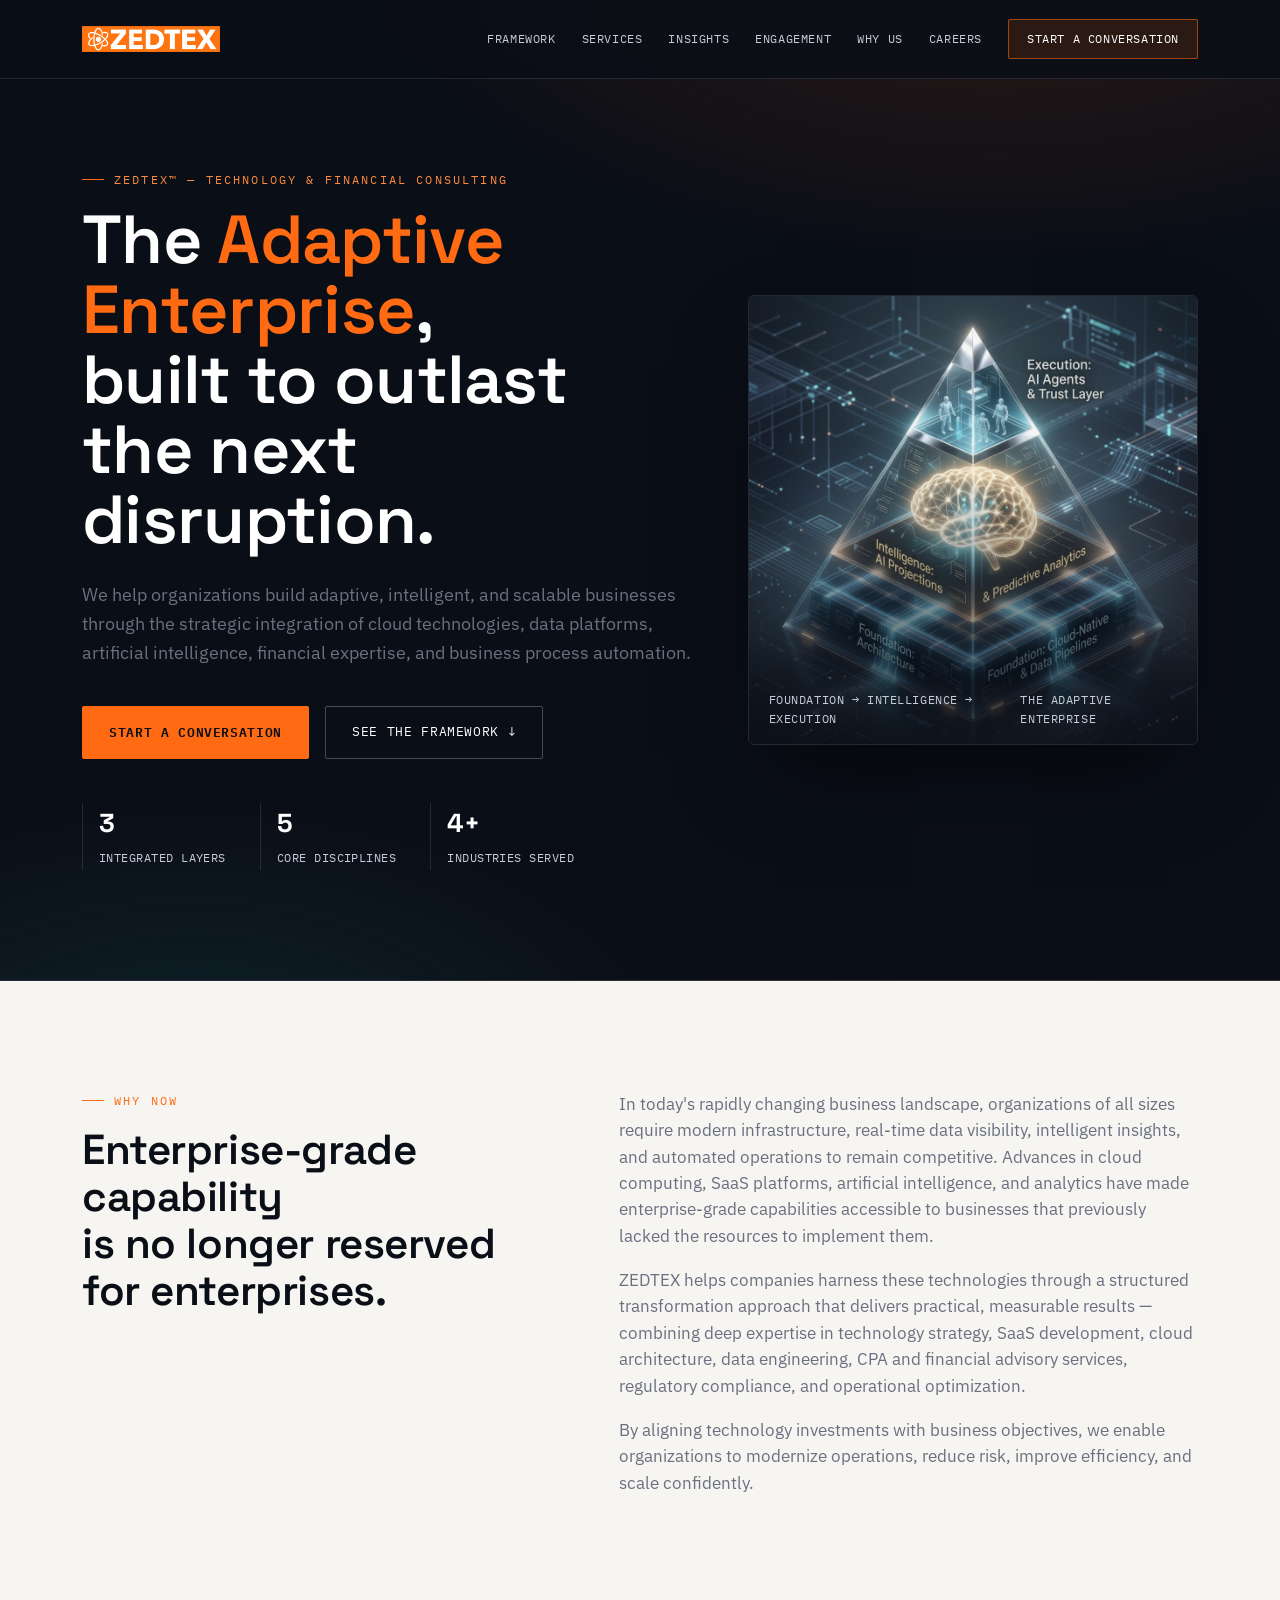
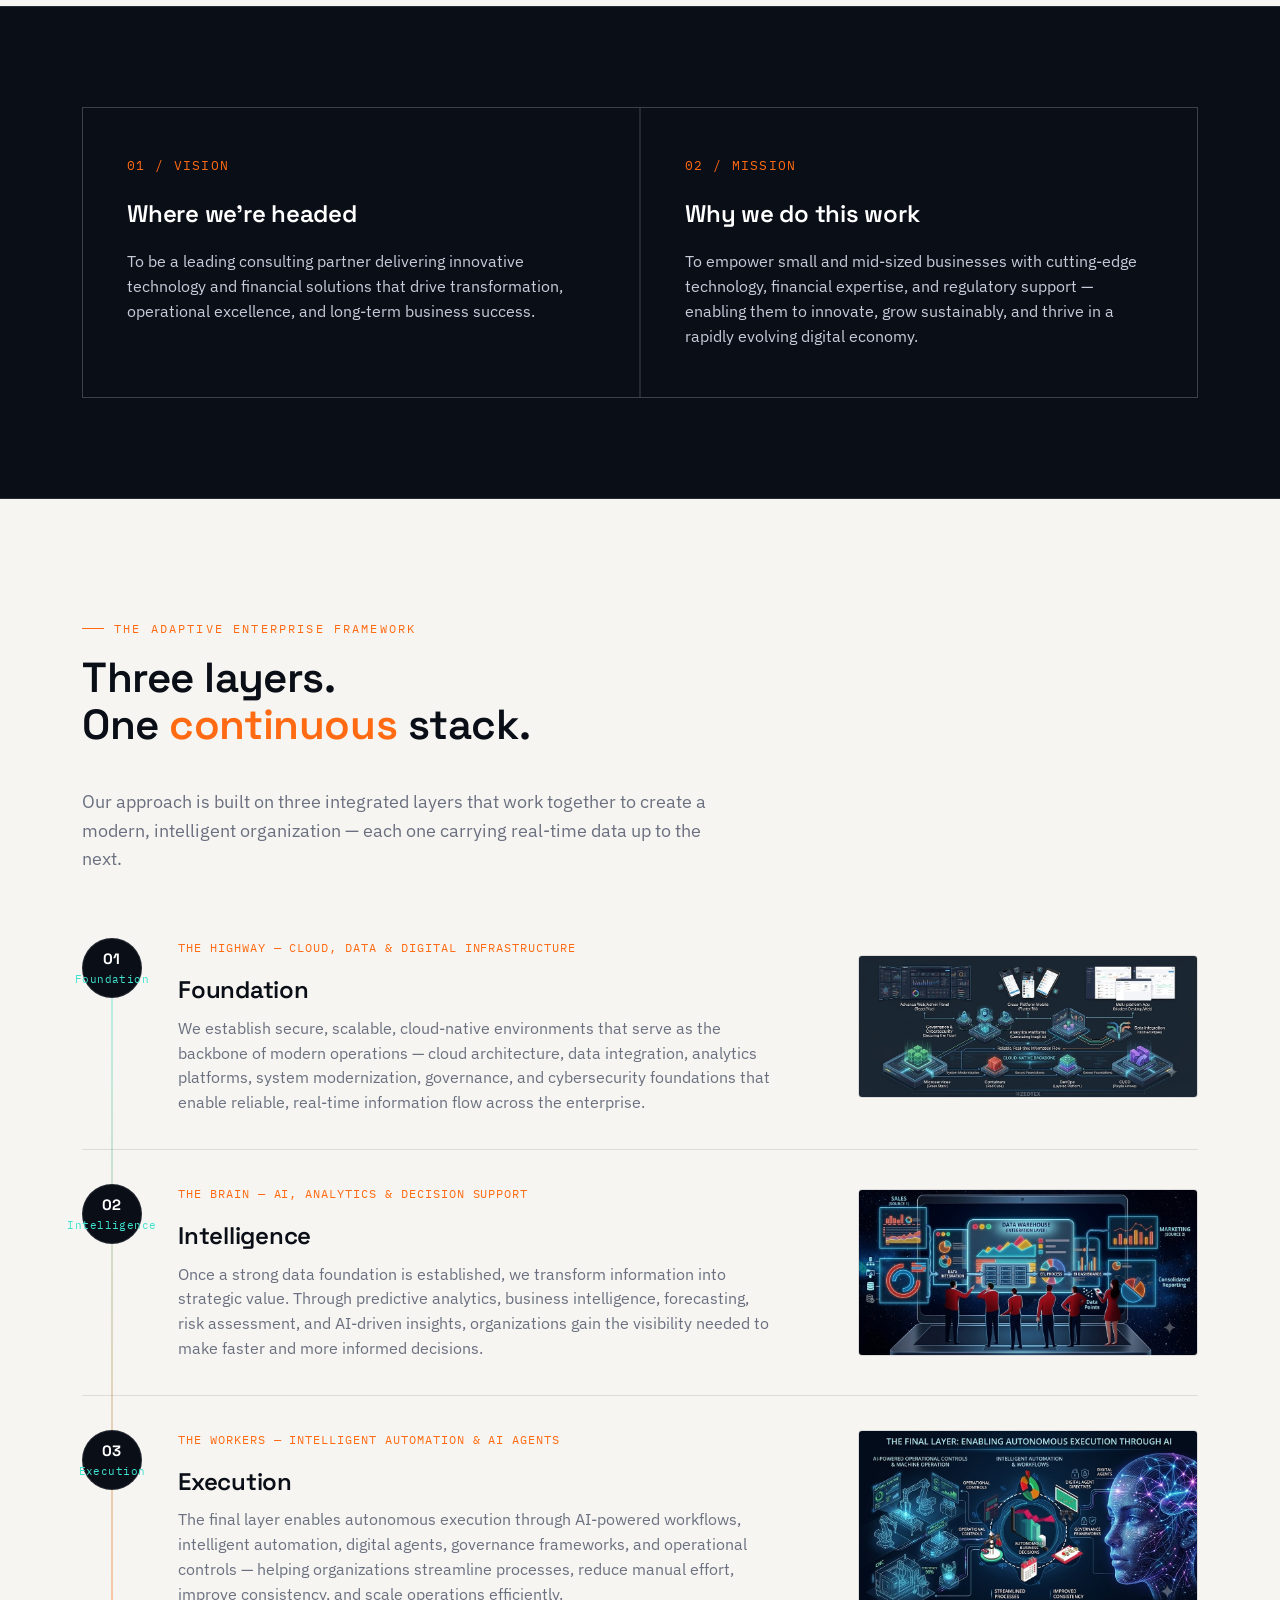
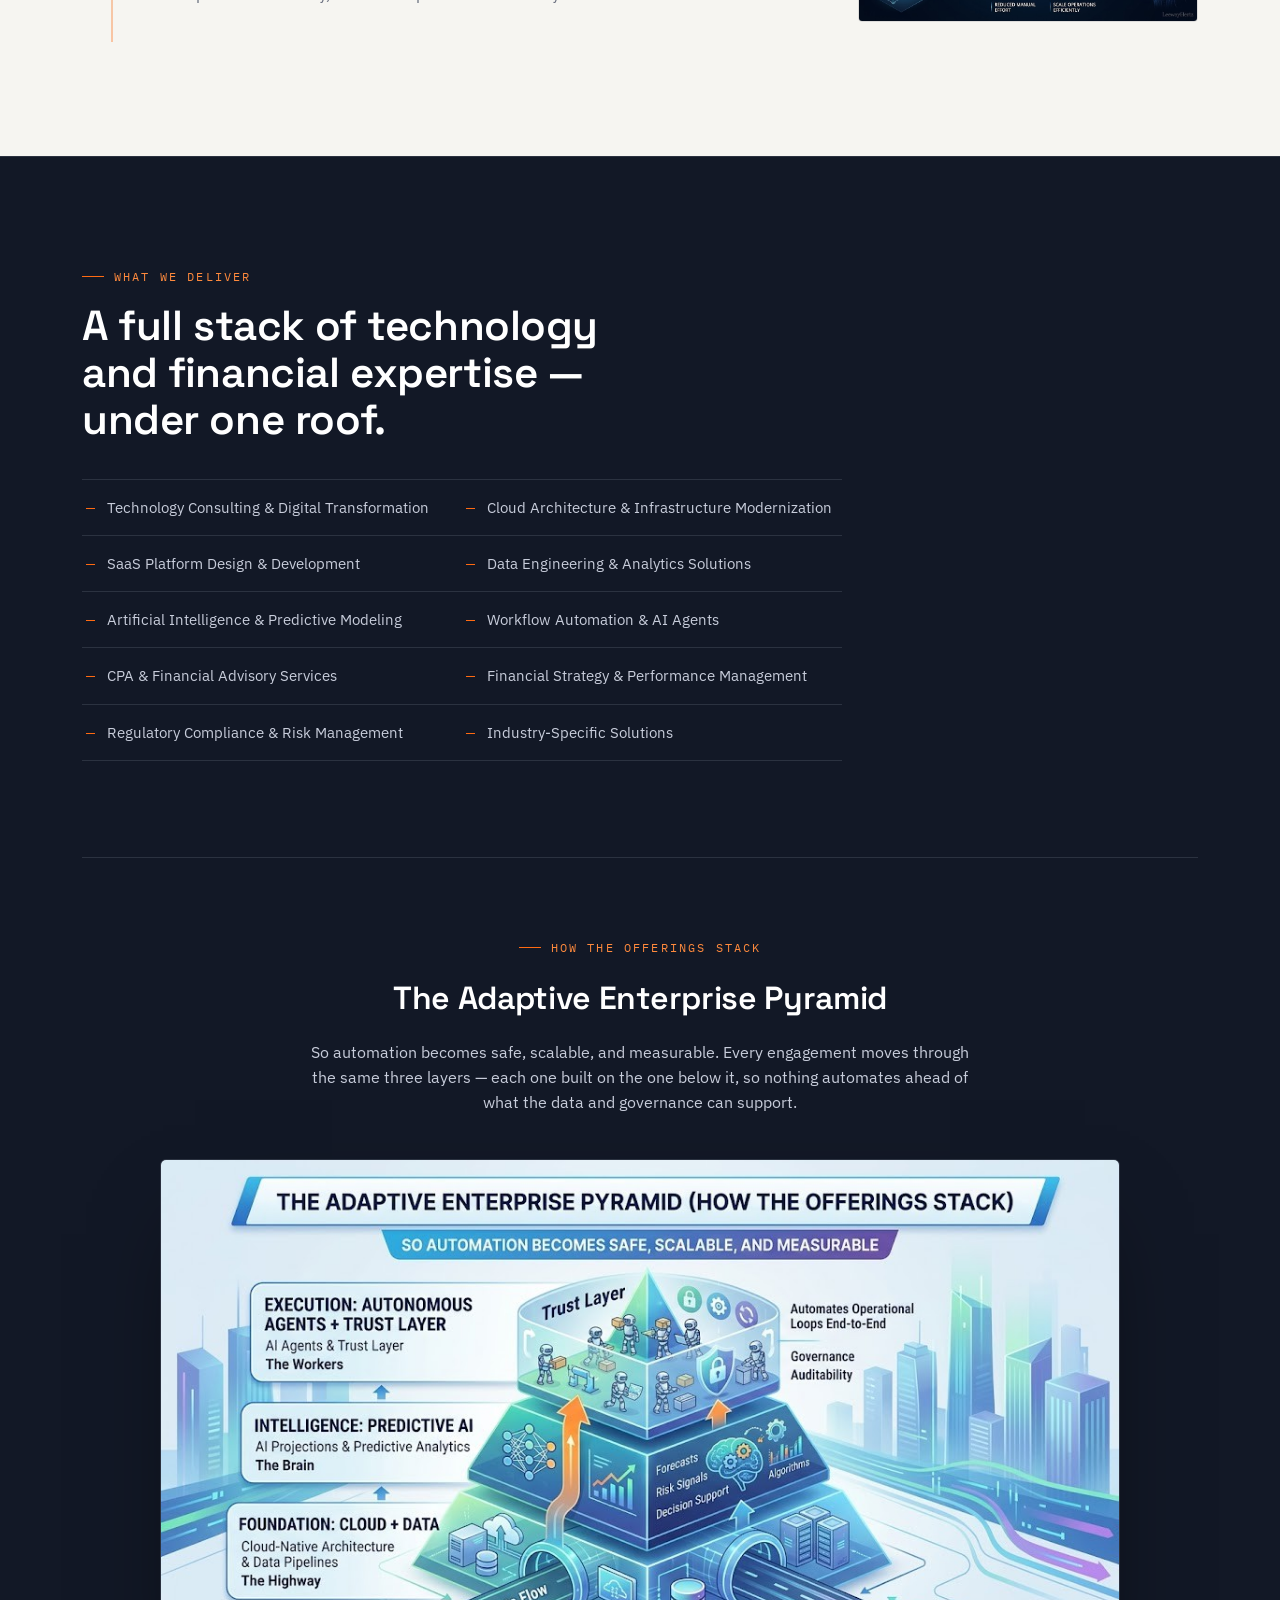
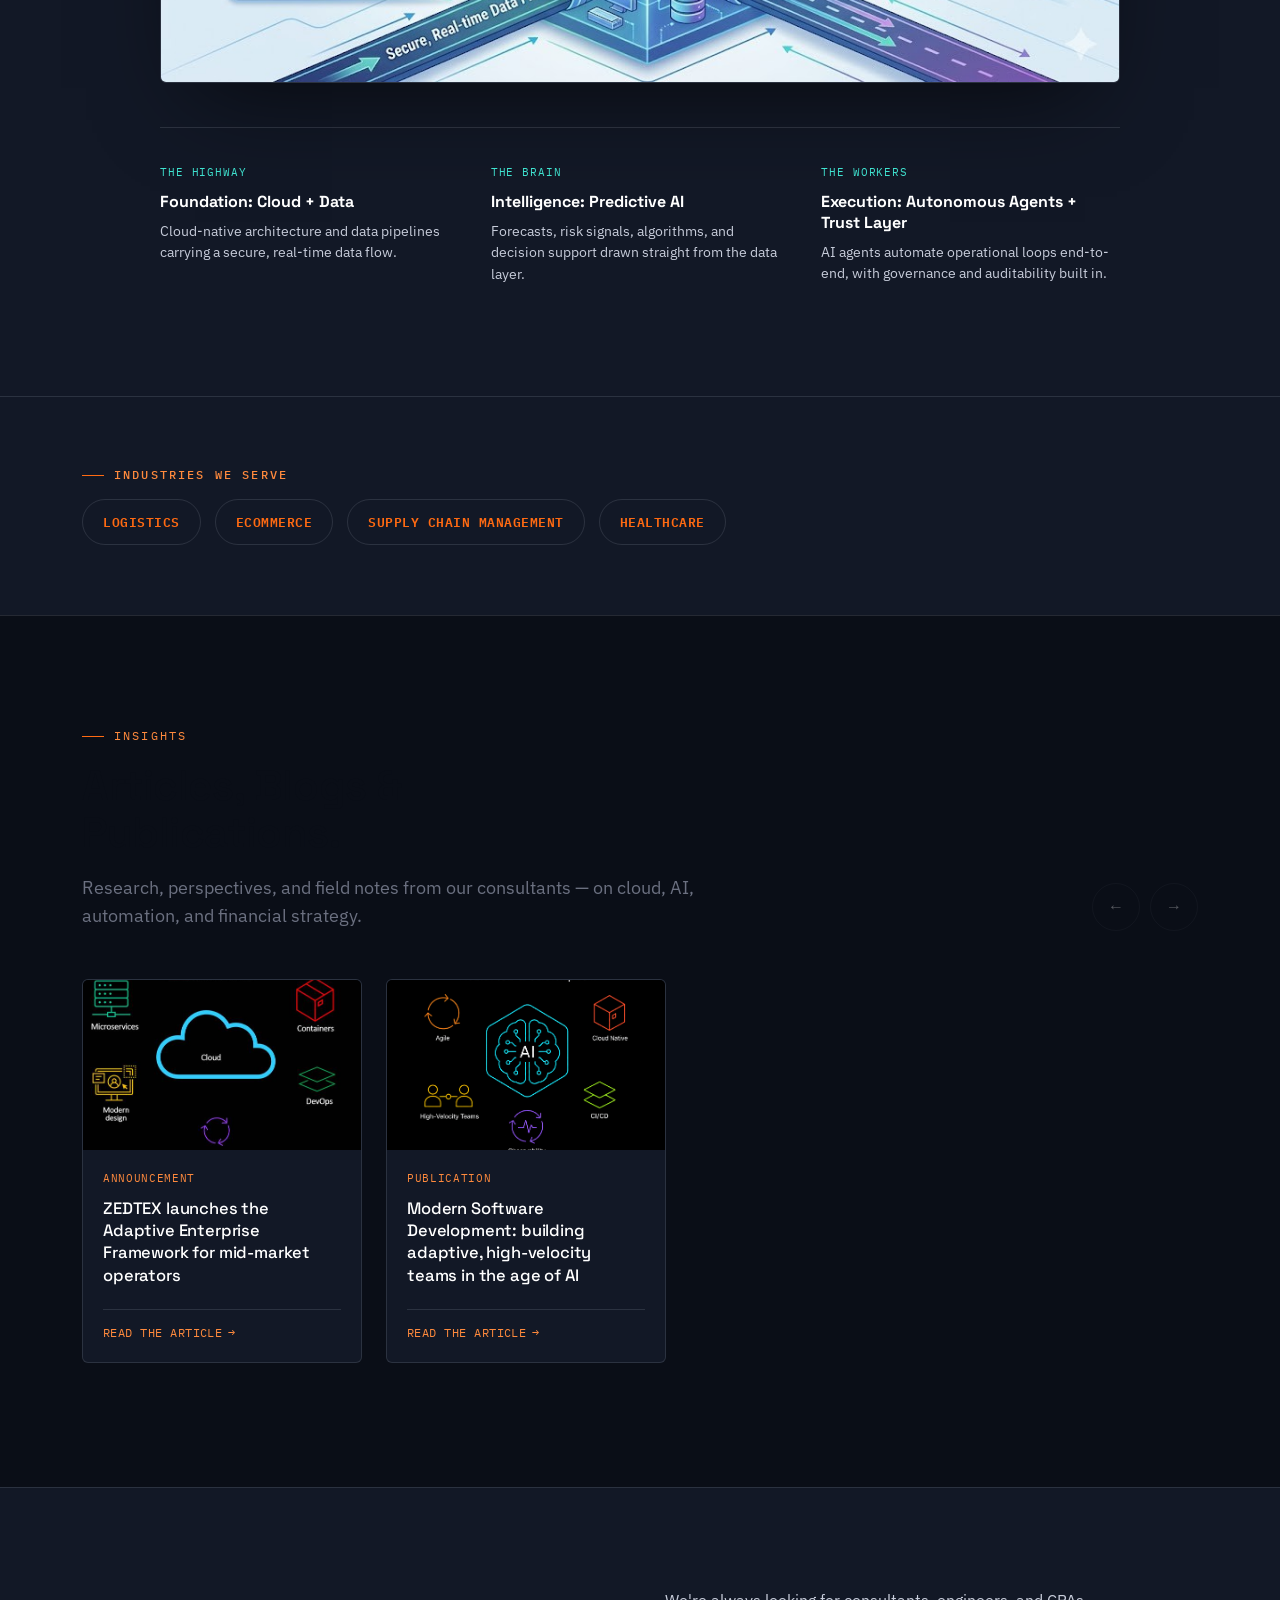
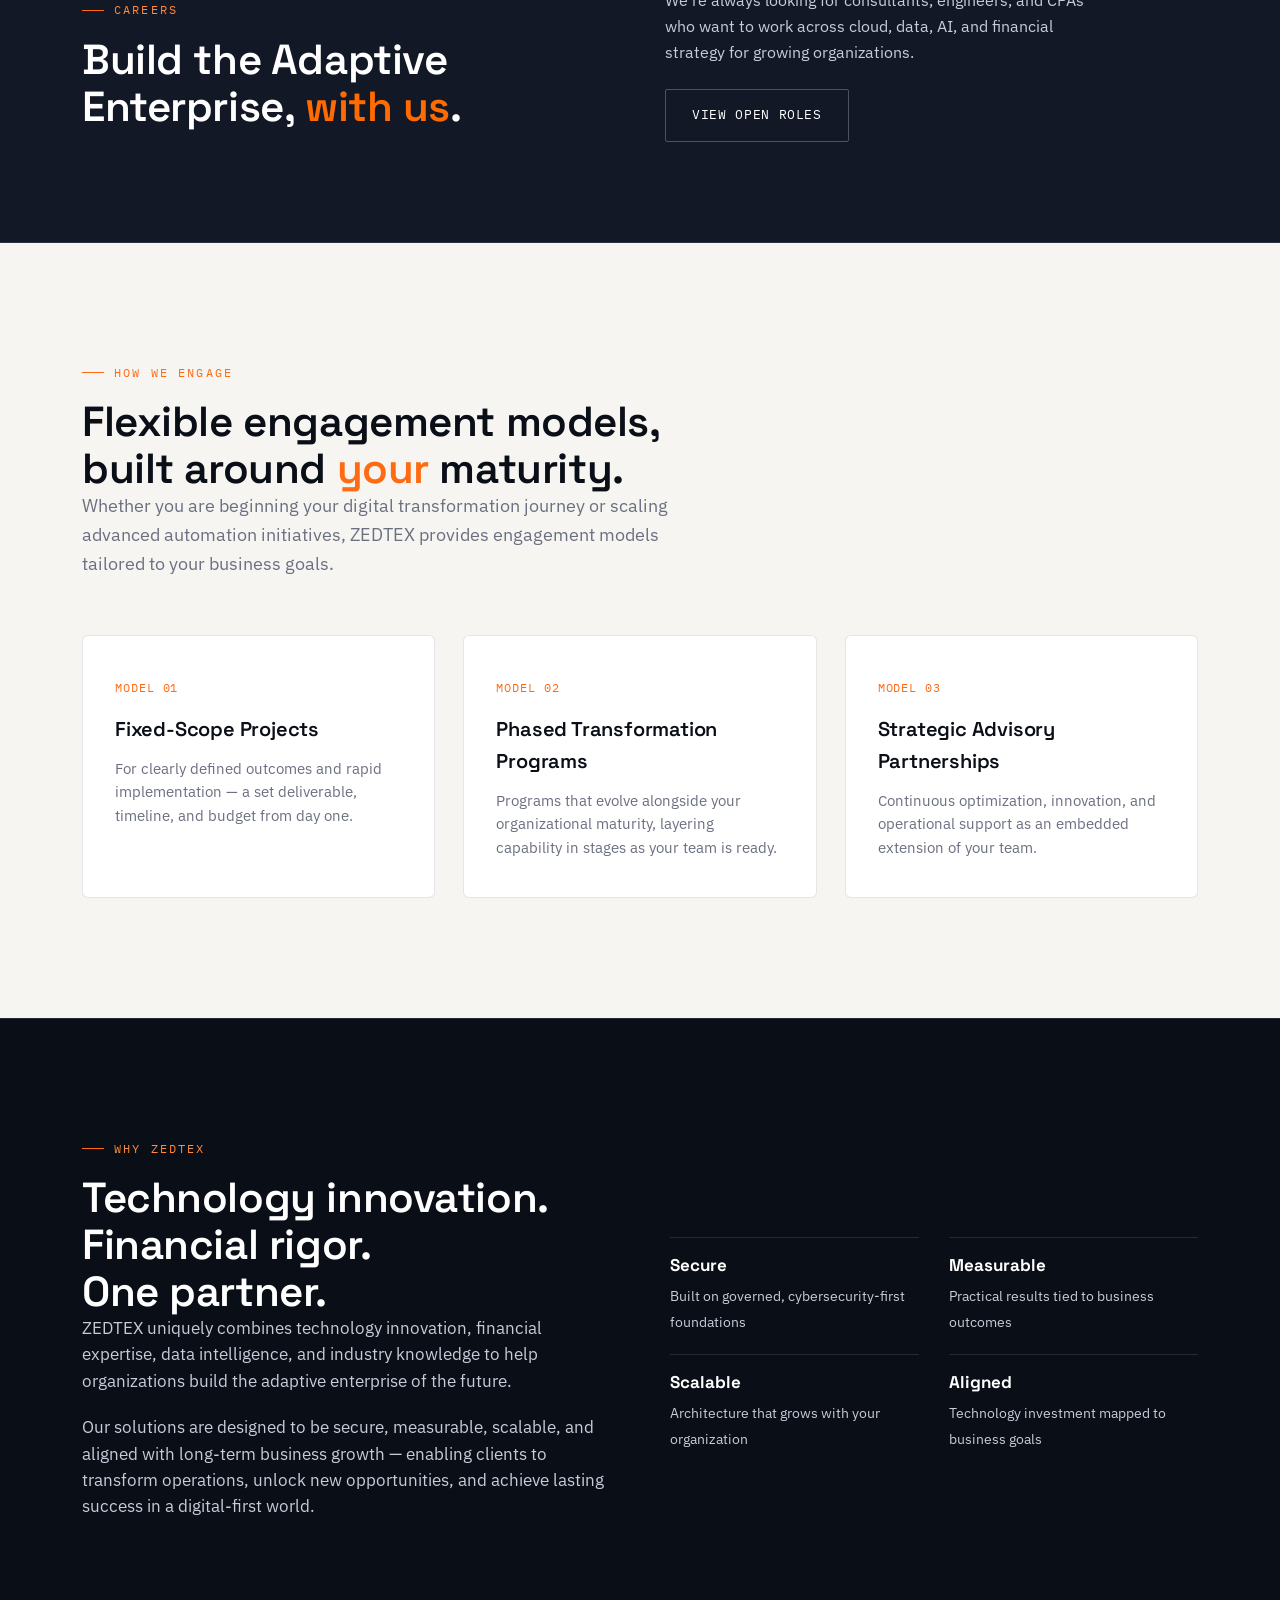
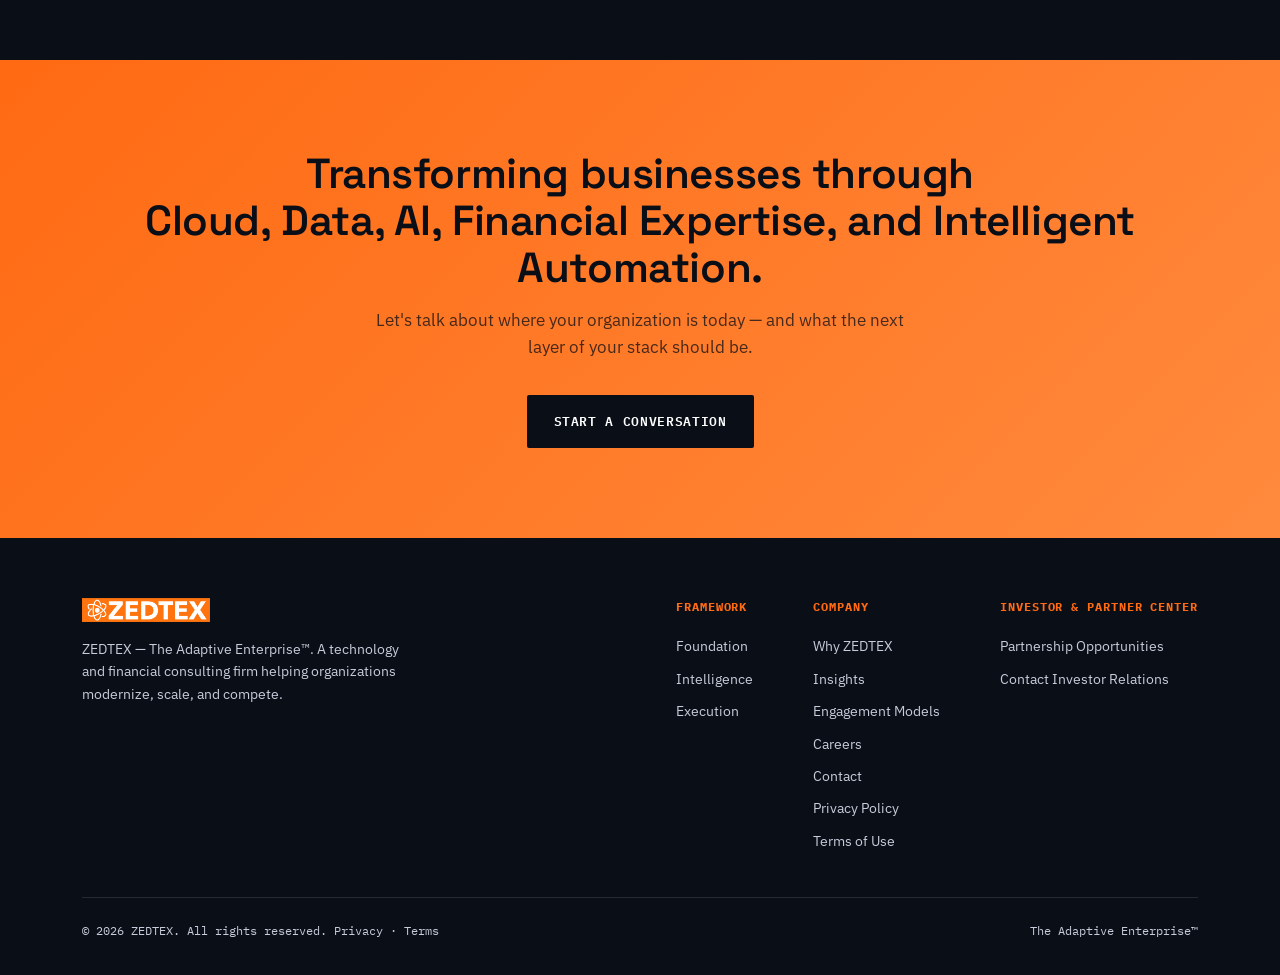
<file: index.html>
<!DOCTYPE html>
<html lang="en">
<head>
<!-- Google tag (gtag.js) -->
<script async src="https://www.googletagmanager.com/gtag/js?id=G-9G9MPFSMP6"></script>
<script>
  window.dataLayer = window.dataLayer || [];
  function gtag(){dataLayer.push(arguments);}
  gtag('js', new Date());

  gtag('config', 'G-9G9MPFSMP6');
</script>
<meta charset="UTF-8">
<meta name="viewport" content="width=device-width, initial-scale=1.0">
<title>ZEDTEX | Technology &amp; Financial Consulting</title>
<meta name="description" content="ZEDTEX helps mid-market firms in logistics, eCommerce, supply chain, and healthcare build adaptive enterprises with cloud, data, AI, and financial expertise.">
<meta name="author" content="ZEDTEX">
<meta name="robots" content="index,follow">
<meta name="theme-color" content="#0A0E17">
<link rel="canonical" href="https://www.zedtex.us/">
<link rel="icon" href="/favicon.ico" sizes="any">
<link rel="apple-touch-icon" href="assets/apple-touch-icon.png">
<meta property="og:type" content="website">
<meta property="og:site_name" content="ZEDTEX">
<meta property="og:title" content="ZEDTEX | Technology &amp; Financial Consulting">
<meta property="og:description" content="ZEDTEX helps mid-market firms in logistics, eCommerce, supply chain, and healthcare build adaptive enterprises with cloud, data, AI, and financial expertise.">
<meta property="og:url" content="https://www.zedtex.us/">
<meta property="og:image" content="https://www.zedtex.us/assets/pyramid-glass.jpg">
<meta name="twitter:card" content="summary_large_image">
<meta name="twitter:title" content="ZEDTEX | Technology &amp; Financial Consulting">
<meta name="twitter:description" content="ZEDTEX helps mid-market firms in logistics, eCommerce, supply chain, and healthcare build adaptive enterprises with cloud, data, AI, and financial expertise.">
<meta name="twitter:image" content="https://www.zedtex.us/assets/pyramid-glass.jpg">
<link rel="preconnect" href="https://fonts.googleapis.com">
<link rel="preconnect" href="https://fonts.gstatic.com" crossorigin>
<link href="https://fonts.googleapis.com/css2?family=Space+Grotesk:wght@500;600;700&family=IBM+Plex+Sans:wght@400;500;600&family=IBM+Plex+Mono:wght@400;500&display=swap" rel="stylesheet">
<link rel="stylesheet" href="assets/style.css">
<script type="application/ld+json">
{
  "@context": "https://schema.org",
  "@graph": [
    {
      "@type": "ProfessionalService",
      "@id": "https://www.zedtex.us/#organization",
      "name": "ZEDTEX",
      "alternateName": "ZEDTEX LLC",
      "url": "https://www.zedtex.us/",
      "logo": "https://www.zedtex.us/assets/logo.png",
      "image": "https://www.zedtex.us/assets/pyramid-glass.jpg",
      "email": "info@zedtex.us",
      "description": "ZEDTEX helps mid-market firms build adaptive enterprises through cloud, data, AI, financial expertise, and intelligent automation.",
      "areaServed": "US",
      "knowsAbout": ["Cloud architecture", "Data platforms", "Artificial intelligence", "Financial consulting", "Intelligent automation"]
    },
    {
      "@type": "WebSite",
      "@id": "https://www.zedtex.us/#website",
      "url": "https://www.zedtex.us/",
      "name": "ZEDTEX",
      "publisher": { "@id": "https://www.zedtex.us/#organization" }
    }
  ]
}
</script>
</head>
<body>

<!-- ============ NAV ============ -->
<nav class="nav">
  <div class="wrap">
    <a href="#top" class="nav-logo"><img src="assets/logo.png" alt="ZEDTEX"></a>
    <button class="nav-toggle" id="navToggle" aria-label="Toggle menu"><span></span><span></span><span></span></button>
    <div class="nav-links" id="navLinks">
      <a href="#framework">Framework</a>
      <a href="#deliver">Services</a>
      <a href="#insights">Insights</a>
      <a href="#engage">Engagement</a>
      <a href="#why">Why Us</a>
      <a href="#careers">Careers</a>
      <a href="#contact" class="nav-cta js-open-contact">Start a Conversation</a>
    </div>
  </div>
</nav>

<!-- ============ HERO ============ -->
<header class="hero" id="top">
  <div class="wrap">
    <div class="hero-copy">
      <div class="eyebrow on-dark">ZEDTEX™ — Technology &amp; Financial Consulting</div>
      <h1>The <span>Adaptive Enterprise</span>,<br>built to outlast the next disruption.</h1>
      <p class="lede">We help organizations build adaptive, intelligent, and scalable businesses through the strategic integration of cloud technologies, data platforms, artificial intelligence, financial expertise, and business process automation.</p>
      <div class="hero-ctas">
        <a href="#contact" class="btn btn-primary js-open-contact">Start a Conversation</a>
        <a href="#framework" class="btn btn-ghost">See the Framework ↓</a>
      </div>
      <div class="hero-stats">
        <div><b>3</b><span>Integrated Layers</span></div>
        <div><b>5</b><span>Core Disciplines</span></div>
        <div><b>4+</b><span>Industries Served</span></div>
      </div>
    </div>
    <div class="hero-visual">
      <div class="frame">
        <img src="assets/pyramid-glass.jpg" alt="The Adaptive Enterprise pyramid — Foundation, Intelligence, and Execution layers">
        <div class="hero-visual-cap"><span>Foundation → Intelligence → Execution</span><span>The Adaptive Enterprise</span></div>
      </div>
    </div>
  </div>
</header>

<!-- ============ INTRO ============ -->
<section class="intro">
  <div class="wrap intro-grid">
    <div class="reveal">
      <div class="eyebrow">Why Now</div>
      <h2>Enterprise-grade capability<br>is no longer reserved<br>for enterprises.</h2>
    </div>
    <div class="intro-body reveal">
      <p>In today's rapidly changing business landscape, organizations of all sizes require modern infrastructure, real-time data visibility, intelligent insights, and automated operations to remain competitive. Advances in cloud computing, SaaS platforms, artificial intelligence, and analytics have made enterprise-grade capabilities accessible to businesses that previously lacked the resources to implement them.</p>
      <p>ZEDTEX helps companies harness these technologies through a structured transformation approach that delivers practical, measurable results — combining deep expertise in technology strategy, SaaS development, cloud architecture, data engineering, CPA and financial advisory services, regulatory compliance, and operational optimization.</p>
      <p>By aligning technology investments with business objectives, we enable organizations to modernize operations, reduce risk, improve efficiency, and scale confidently.</p>
    </div>
  </div>
</section>

<!-- ============ VISION / MISSION ============ -->
<section class="vm">
  <div class="wrap">
    <div class="vm-grid reveal">
      <div class="vm-card">
        <span class="num">01 / VISION</span>
        <h3>Where we're headed</h3>
        <p>To be a leading consulting partner delivering innovative technology and financial solutions that drive transformation, operational excellence, and long-term business success.</p>
      </div>
      <div class="vm-card">
        <span class="num">02 / MISSION</span>
        <h3>Why we do this work</h3>
        <p>To empower small and mid-sized businesses with cutting-edge technology, financial expertise, and regulatory support — enabling them to innovate, grow sustainably, and thrive in a rapidly evolving digital economy.</p>
      </div>
    </div>
  </div>
</section>

<!-- ============ FRAMEWORK ============ -->
<section class="framework" id="framework">
  <div class="wrap">
    <div class="framework-head reveal">
      <div>
        <div class="eyebrow">The Adaptive Enterprise Framework</div>
        <h2>Three layers.<br>One <span class="accent">continuous</span> stack.</h2>
      </div>
      <p class="lede">Our approach is built on three integrated layers that work together to create a modern, intelligent organization — each one carrying real-time data up to the next.</p>
    </div>

    <div class="stack reveal">
      <div class="layer">
        <div class="layer-marker"><b>01</b>Foundation</div>
        <div class="layer-body">
          <span class="layer-alias">The Highway — Cloud, Data &amp; Digital Infrastructure</span>
          <h3>Foundation</h3>
          <p>We establish secure, scalable, cloud-native environments that serve as the backbone of modern operations — cloud architecture, data integration, analytics platforms, system modernization, governance, and cybersecurity foundations that enable reliable, real-time information flow across the enterprise.</p>
        </div>
        <div class="layer-figure"><img src="assets/foundationrect.jpg" alt="Foundation layer — cloud-native architecture and data pipelines"></div>
      </div>

      <div class="layer">
        <div class="layer-marker"><b>02</b>Intelligence</div>
        <div class="layer-body">
          <span class="layer-alias">The Brain — AI, Analytics &amp; Decision Support</span>
          <h3>Intelligence</h3>
          <p>Once a strong data foundation is established, we transform information into strategic value. Through predictive analytics, business intelligence, forecasting, risk assessment, and AI-driven insights, organizations gain the visibility needed to make faster and more informed decisions.</p>
        </div>
        <div class="layer-figure"><img src="assets/intelligencedark.jpg" alt="Intelligence layer — predictive AI and decision support"></div>
      </div>

      <div class="layer">
        <div class="layer-marker"><b>03</b>Execution</div>
        <div class="layer-body">
          <span class="layer-alias">The Workers — Intelligent Automation &amp; AI Agents</span>
          <h3>Execution</h3>
          <p>The final layer enables autonomous execution through AI-powered workflows, intelligent automation, digital agents, governance frameworks, and operational controls — helping organizations streamline processes, reduce manual effort, improve consistency, and scale operations efficiently.</p>
        </div>
        <div class="layer-figure"><img src="assets/execution.jpg" alt="Execution layer — autonomous agents and trust layer"></div>
      </div>
    </div>
  </div>
</section>

<!-- ============ DELIVERABLES ============ -->
<section class="deliver" id="deliver">
  <div class="wrap">
    <div class="deliver-grid">
      <div class="reveal">
        <div class="eyebrow on-dark">What We Deliver</div>
        <h2>A full stack of technology<br>and financial expertise —<br>under one roof.</h2>
        <ul class="deliver-list">
          <li>Technology Consulting &amp; Digital Transformation</li>
          <li>Cloud Architecture &amp; Infrastructure Modernization</li>
          <li>SaaS Platform Design &amp; Development</li>
          <li>Data Engineering &amp; Analytics Solutions</li>
          <li>Artificial Intelligence &amp; Predictive Modeling</li>
          <li>Workflow Automation &amp; AI Agents</li>
          <li>CPA &amp; Financial Advisory Services</li>
          <li>Financial Strategy &amp; Performance Management</li>
          <li>Regulatory Compliance &amp; Risk Management</li>
          <li>Industry-Specific Solutions</li>
        </ul>
      </div>
    </div>

    <figure class="figure reveal">
      <figcaption class="figure-caption">
        <span class="eyebrow on-dark">How The Offerings Stack</span>
        <h3>The Adaptive Enterprise Pyramid</h3>
        <p>So automation becomes safe, scalable, and measurable. Every engagement moves through the same three layers — each one built on the one below it, so nothing automates ahead of what the data and governance can support.</p>
      </figcaption>

      <div class="figure-media">
        <img src="assets/pyramid-infographic.jpg" alt="The Adaptive Enterprise Pyramid — Foundation, Intelligence, and Execution layers stacked with a Trust Layer at the top">
      </div>

      <div class="figure-legend">
        <div>
          <span class="tag">The Highway</span>
          <b>Foundation: Cloud + Data</b>
          <p>Cloud-native architecture and data pipelines carrying a secure, real-time data flow.</p>
        </div>
        <div>
          <span class="tag">The Brain</span>
          <b>Intelligence: Predictive AI</b>
          <p>Forecasts, risk signals, algorithms, and decision support drawn straight from the data layer.</p>
        </div>
        <div>
          <span class="tag">The Workers</span>
          <b>Execution: Autonomous Agents + Trust Layer</b>
          <p>AI agents automate operational loops end-to-end, with governance and auditability built in.</p>
        </div>
      </div>
    </figure>
  </div>
</section>

<!-- ============ INDUSTRIES ============ -->
<section class="industries" id="industries">
  <div class="wrap reveal">
    <h2 class="eyebrow on-dark">Industries We Serve</h2>
    <div class="chip-row">
      <span class="chip"><b>Logistics</b></span>
      <span class="chip"><b>eCommerce</b></span>
      <span class="chip"><b>Supply Chain Management</b></span>
      <span class="chip"><b>Healthcare</b></span>
    </div>
  </div>
</section>

<!-- ============ INSIGHTS CAROUSEL ============ -->
<section class="insights" id="insights">
  <div class="wrap">
    <div class="insights-head reveal">
      <div>
        <div class="eyebrow on-dark">Insights</div>
        <h2>Articles, Blogs &amp;<br>Publications.</h2>
        <p class="lede">Research, perspectives, and field notes from our consultants — on cloud, AI, automation, and financial strategy.</p>
      </div>
      <div class="insights-nav">
        <button class="insights-arrow" id="insightsPrev" aria-label="Scroll left">←</button>
        <button class="insights-arrow" id="insightsNext" aria-label="Scroll right">→</button>
      </div>
    </div>

    <div class="insights-track-wrap">
      <div class="insights-track" id="insightsTrack">

        <a class="insight-card insight-card-link" href="articles/zedtex-launches-adaptive-enterprise-framework.html">
          <div class="insight-thumb thumb-logo">
            <img src="assets/carousel1.png" alt="ZEDTEX Adaptive Enterprise Framework">
          </div>
          <span class="tag">Announcement</span>
          <h3>ZEDTEX launches the Adaptive Enterprise Framework for mid-market operators</h3>
          <span class="insight-read">Read the article <span class="arrow" aria-hidden="true">→</span></span>
        </a>

        <a class="insight-card insight-card-link" href="articles/modern-software-development.html">
          <div class="insight-thumb thumb-logo">
            <img src="assets/carousel2.png" alt="Modern Software Development — AI, Agile, CI/CD, and high-velocity teams">
          </div>
          <span class="tag">Publication</span>
          <h3>Modern Software Development: building adaptive, high-velocity teams in the age of AI</h3>
          <span class="insight-read">Read the article <span class="arrow" aria-hidden="true">→</span></span>
        </a>

      </div>
    </div>
  </div>
</section>

<!-- ============ CAREERS ============ -->
<section class="careers" id="careers">
  <div class="wrap">
    <div class="careers-grid reveal">
      <div>
        <div class="eyebrow on-dark">Careers</div>
        <h2 class="text-white">Build the Adaptive<br>Enterprise, <span class="accent-orange">with us</span>.</h2>
      </div>
      <div class="careers-copy">
        <p>We're always looking for consultants, engineers, and CPAs who want to work across cloud, data, AI, and financial strategy for growing organizations.</p>
        <a href="open-positions.html" class="btn btn-ghost">View Open Roles</a>
      </div>
    </div>
  </div>
</section>

<!-- ============ ENGAGEMENT ============ -->
<section class="engage" id="engage">
  <div class="wrap">
    <div class="reveal">
      <div class="eyebrow">How We Engage</div>
      <h2>Flexible engagement models,<br>built around <span class="accent">your</span> maturity.</h2>
      <p class="lede">Whether you are beginning your digital transformation journey or scaling advanced automation initiatives, ZEDTEX provides engagement models tailored to your business goals.</p>
    </div>
    <div class="engage-grid reveal">
      <div class="engage-card">
        <span class="tag">Model 01</span>
        <h3>Fixed-Scope Projects</h3>
        <p>For clearly defined outcomes and rapid implementation — a set deliverable, timeline, and budget from day one.</p>
      </div>
      <div class="engage-card">
        <span class="tag">Model 02</span>
        <h3>Phased Transformation Programs</h3>
        <p>Programs that evolve alongside your organizational maturity, layering capability in stages as your team is ready.</p>
      </div>
      <div class="engage-card">
        <span class="tag">Model 03</span>
        <h3>Strategic Advisory Partnerships</h3>
        <p>Continuous optimization, innovation, and operational support as an embedded extension of your team.</p>
      </div>
    </div>
  </div>
</section>

<!-- ============ WHY ZEDTEX ============ -->
<section class="why" id="why">
  <div class="wrap why-grid">
    <div class="why-copy reveal">
      <div class="eyebrow on-dark">Why ZEDTEX</div>
      <h2>Technology innovation.<br>Financial rigor.<br>One partner.</h2>
      <p>ZEDTEX uniquely combines technology innovation, financial expertise, data intelligence, and industry knowledge to help organizations build the adaptive enterprise of the future.</p>
      <p>Our solutions are designed to be secure, measurable, scalable, and aligned with long-term business growth — enabling clients to transform operations, unlock new opportunities, and achieve lasting success in a digital-first world.</p>
    </div>
    <div class="why-traits reveal">
      <div><b>Secure</b><span>Built on governed, cybersecurity-first foundations</span></div>
      <div><b>Measurable</b><span>Practical results tied to business outcomes</span></div>
      <div><b>Scalable</b><span>Architecture that grows with your organization</span></div>
      <div><b>Aligned</b><span>Technology investment mapped to business goals</span></div>
    </div>
  </div>
</section>

<!-- ============ CTA ============ -->
<section class="cta" id="contact">
  <div class="wrap reveal">
    <h2>Transforming businesses through<br>Cloud, Data, AI, Financial Expertise, and Intelligent Automation.</h2>
    <p>Let's talk about where your organization is today — and what the next layer of your stack should be.</p>
    <a href="#contact" class="btn btn-primary js-open-contact">Start a Conversation</a>
  </div>
</section>

<!-- ============ FOOTER ============ -->
<footer>
  <div class="wrap">
    <div class="foot-top">
      <div>
        <img src="assets/logo.png" alt="ZEDTEX">
        <p>ZEDTEX — The Adaptive Enterprise™. A technology and financial consulting firm helping organizations modernize, scale, and compete.</p>
      </div>
      <div class="foot-links">
        <div class="foot-col">
          <b>Framework</b>
          <a href="#framework">Foundation</a>
          <a href="#framework">Intelligence</a>
          <a href="#framework">Execution</a>
        </div>
        <div class="foot-col">
          <b>Company</b>
          <a href="#why">Why ZEDTEX</a>
          <a href="#insights">Insights</a>
          <a href="#engage">Engagement Models</a>
          <a href="#careers">Careers</a>
          <a href="#contact">Contact</a>
          <a href="privacy.html">Privacy Policy</a>
          <a href="terms.html">Terms of Use</a>
        </div>
        <div class="foot-col">
          <b>Investor &amp; Partner Center</b>
          <a href="#contact" class="js-open-contact">Partnership Opportunities</a>
          <a href="#contact" class="js-open-contact">Contact Investor Relations</a>
        </div>
      </div>
    </div>
    <div class="foot-bottom">
      <span>© 2026 ZEDTEX. All rights reserved. <a href="privacy.html">Privacy</a> · <a href="terms.html">Terms</a></span>
      <span>The Adaptive Enterprise™</span>
    </div>
  </div>
</footer>

<!-- ============ CONTACT MODAL ============ -->
<div class="modal-overlay" id="contactOverlay" aria-hidden="true">
  <div class="modal" role="dialog" aria-modal="true" aria-labelledby="contactModalTitle">
    <button class="modal-close" id="contactClose" aria-label="Close">✕</button>

    <div class="modal-head">
      <span class="eyebrow on-dark">Start a Conversation</span>
      <h3 id="contactModalTitle">Tell us about your organization.</h3>
      <p>Share a few details and we'll route your message to our team at <b>info@zedtex.us</b>.</p>
    </div>

    <form id="contactForm" class="modal-form" novalidate>
      <label>
        <span>Full Name <em>*</em></span>
        <input type="text" name="name" id="cf-name" required autocomplete="name">
      </label>
      <label>
        <span>Email <em>*</em></span>
        <input type="email" name="email" id="cf-email" required autocomplete="email">
      </label>
      <label>
        <span>Phone <em class="optional">(optional)</em></span>
        <input type="tel" name="phone" id="cf-phone" autocomplete="tel">
      </label>
      <label>
        <span>Message <em>*</em></span>
        <textarea name="message" id="cf-message" rows="4" required></textarea>
      </label>

      <div id="contactTurnstile" class="contact-turnstile"></div>

      <div class="modal-error" id="contactError" hidden>Please fill in your name, email, and message.</div>

      <button type="submit" class="btn btn-primary modal-submit">Send Message</button>
      <p class="modal-note">Send Message delivers your note to the ZEDTEX team at info@zedtex.us. We reply to the email address you enter.</p>
    </form>
  </div>
</div>

<script src="assets/script.js"></script>
</body>
</html>
</file>
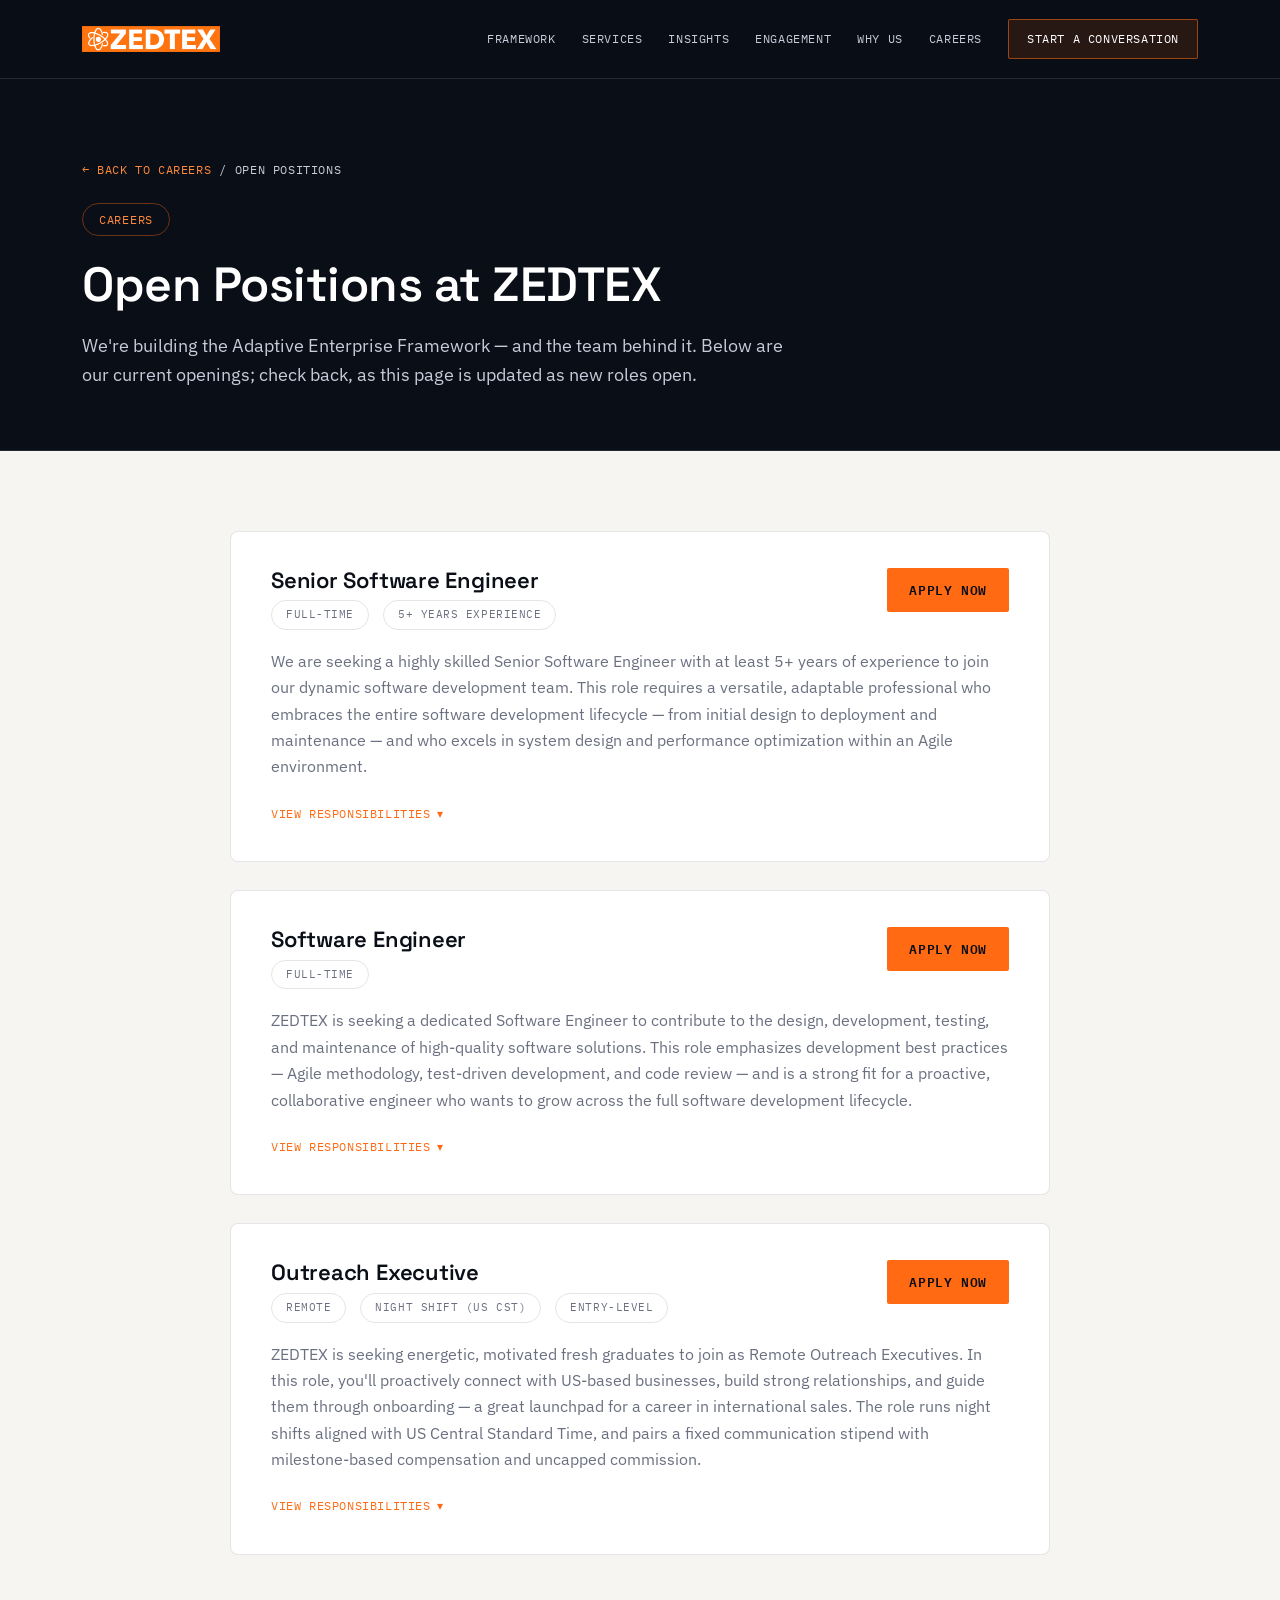
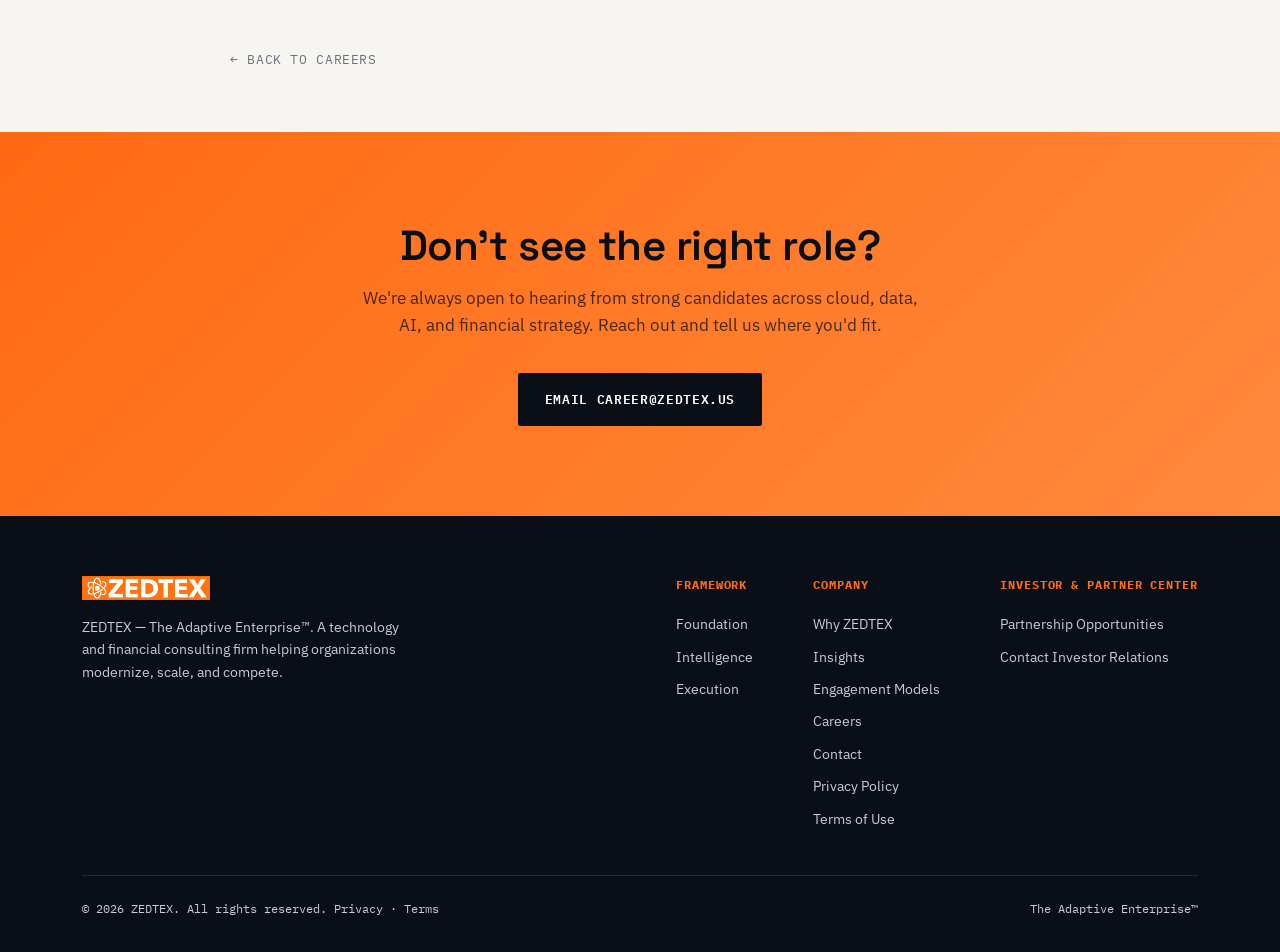
<file: open-positions.html>
<!DOCTYPE html>
<html lang="en">
<head>
<!-- Google tag (gtag.js) -->
<script async src="https://www.googletagmanager.com/gtag/js?id=G-9G9MPFSMP6"></script>
<script>
  window.dataLayer = window.dataLayer || [];
  function gtag(){dataLayer.push(arguments);}
  gtag('js', new Date());

  gtag('config', 'G-9G9MPFSMP6');
</script>
<meta charset="UTF-8">
<meta name="viewport" content="width=device-width, initial-scale=1.0">
<title>Careers at ZEDTEX | Open Positions</title>
<meta name="description" content="Join ZEDTEX — open roles for Senior Software Engineer, Software Engineer, and Outreach Executive. Technology and financial consulting, US-based.">
<meta name="author" content="ZEDTEX">
<meta name="robots" content="index,follow">
<meta name="theme-color" content="#0A0E17">
<link rel="canonical" href="https://www.zedtex.us/open-positions.html">
<link rel="icon" href="/favicon.ico" sizes="any">
<link rel="apple-touch-icon" href="assets/apple-touch-icon.png">
<meta property="og:type" content="website">
<meta property="og:site_name" content="ZEDTEX">
<meta property="og:title" content="Careers at ZEDTEX | Open Positions">
<meta property="og:description" content="Join ZEDTEX — open roles for Senior Software Engineer, Software Engineer, and Outreach Executive. Technology and financial consulting, US-based.">
<meta property="og:url" content="https://www.zedtex.us/open-positions.html">
<meta property="og:image" content="https://www.zedtex.us/assets/logo.png">
<meta name="twitter:card" content="summary">
<meta name="twitter:title" content="Careers at ZEDTEX | Open Positions">
<meta name="twitter:description" content="Join ZEDTEX — open roles for Senior Software Engineer, Software Engineer, and Outreach Executive. Technology and financial consulting, US-based.">
<meta name="twitter:image" content="https://www.zedtex.us/assets/logo.png">
<link rel="preconnect" href="https://fonts.googleapis.com">
<link rel="preconnect" href="https://fonts.gstatic.com" crossorigin>
<link href="https://fonts.googleapis.com/css2?family=Space+Grotesk:wght@500;600;700&family=IBM+Plex+Sans:wght@400;500;600&family=IBM+Plex+Mono:wght@400;500&display=swap" rel="stylesheet">
<link rel="stylesheet" href="assets/style.css">
<script type="application/ld+json">
{
  "@context": "https://schema.org",
  "@graph": [
    {
      "@type": "JobPosting",
      "title": "Senior Software Engineer",
      "description": "Senior Software Engineer with 5+ years of experience across the software development lifecycle, system design, and performance optimization in an Agile environment.",
      "datePosted": "2026-07-01",
      "employmentType": "FULL_TIME",
      "hiringOrganization": {
        "@type": "Organization",
        "name": "ZEDTEX",
        "sameAs": "https://www.zedtex.us/",
        "logo": "https://www.zedtex.us/assets/logo.png"
      },
      "url": "https://www.zedtex.us/open-positions.html",
      "applicantLocationRequirements": { "@type": "Country", "name": "United States" }
    },
    {
      "@type": "JobPosting",
      "title": "Software Engineer",
      "description": "Software Engineer to design, develop, test, and maintain high-quality software using Agile, test-driven development, and code review.",
      "datePosted": "2026-07-01",
      "employmentType": "FULL_TIME",
      "hiringOrganization": {
        "@type": "Organization",
        "name": "ZEDTEX",
        "sameAs": "https://www.zedtex.us/",
        "logo": "https://www.zedtex.us/assets/logo.png"
      },
      "url": "https://www.zedtex.us/open-positions.html"
    },
    {
      "@type": "JobPosting",
      "title": "Outreach Executive",
      "description": "Remote Outreach Executive, night shift aligned with US Central Time, connecting with US-based businesses and guiding onboarding.",
      "datePosted": "2026-07-01",
      "employmentType": "FULL_TIME",
      "jobLocationType": "TELECOMMUTE",
      "hiringOrganization": {
        "@type": "Organization",
        "name": "ZEDTEX",
        "sameAs": "https://www.zedtex.us/",
        "logo": "https://www.zedtex.us/assets/logo.png"
      },
      "url": "https://www.zedtex.us/open-positions.html"
    }
  ]
}
</script>
</head>
<body>

<!-- ============ NAV ============ -->
<nav class="nav">
  <div class="wrap">
    <a href="index.html#top" class="nav-logo"><img src="assets/logo.png" alt="ZEDTEX"></a>
    <button class="nav-toggle" id="navToggle" aria-label="Toggle menu"><span></span><span></span><span></span></button>
    <div class="nav-links" id="navLinks">
      <a href="index.html#framework">Framework</a>
      <a href="index.html#deliver">Services</a>
      <a href="index.html#insights">Insights</a>
      <a href="index.html#engage">Engagement</a>
      <a href="index.html#why">Why Us</a>
      <a href="index.html#careers">Careers</a>
      <a href="index.html#contact" class="nav-cta js-open-contact">Start a Conversation</a>
    </div>
  </div>
</nav>

<!-- ============ HERO ============ -->
<header class="article-hero">
  <div class="wrap">
    <div class="article-crumb">
      <a href="index.html#careers">← Back to Careers</a>
      <span>/</span>
      <span>Open Positions</span>
    </div>
    <span class="tag">Careers</span>
    <h1>Open Positions at ZEDTEX</h1>
    <p class="article-dek">We're building the Adaptive Enterprise Framework — and the team behind it. Below are our current openings; check back, as this page is updated as new roles open.</p>
  </div>
</header>

<!-- ============ JOBS ============ -->
<section class="article-body">
  <div class="wrap">
    <div class="jobs-list">

      <!-- JOB 1 -->
      <article class="job-card">
        <div class="job-head">
          <div>
            <h2 class="job-title">Senior Software Engineer</h2>
            <div class="job-meta">
              <span>Full-Time</span>
              <span>5+ Years Experience</span>
            </div>
          </div>
          <a class="job-apply" href="mailto:career@zedtex.us?subject=Application%20for%20Senior%20Software%20Engineer&body=Hi%20ZEDTEX%20team%2C%0D%0A%0D%0AI%27d%20like%20to%20apply%20for%20the%20Senior%20Software%20Engineer%20role.%0D%0A%0D%0AName%3A%20%0D%0APhone%3A%20%0D%0ALinkedIn%2FPortfolio%3A%20%0D%0A%0D%0APlease%20find%20my%20resume%20attached.%0D%0A%0D%0AThanks%2C">Apply Now</a>
        </div>
        <p>We are seeking a highly skilled Senior Software Engineer with at least 5+ years of experience to join our dynamic software development team. This role requires a versatile, adaptable professional who embraces the entire software development lifecycle — from initial design to deployment and maintenance — and who excels in system design and performance optimization within an Agile environment.</p>
        <button class="job-toggle" aria-expanded="false">View responsibilities <span class="chev" aria-hidden="true">▾</span></button>
        <ul class="job-responsibilities">
          <li>Design and implement scalable, high-performance software systems according to business and technical requirements.</li>
          <li>Participate actively in sprint planning sessions, ensuring accurate estimation and timely delivery of user stories and tasks.</li>
          <li>Conduct rigorous code reviews to maintain code quality, security, and adherence to established best practices.</li>
          <li>Optimize software performance through profiling, analysis, and refactoring to improve responsiveness and efficiency.</li>
          <li>Promote and uphold Agile methodologies, encouraging continuous integration and continuous deployment practices.</li>
          <li>Stay current with emerging technologies and industry trends to evaluate and integrate relevant tools and approaches.</li>
          <li>Identify and resolve technical challenges proactively, ensuring minimal disruption to project timelines.</li>
          <li>Document system designs, architecture decisions, and coding standards to facilitate team communication and onboarding.</li>
        </ul>
      </article>

      <!-- JOB 2 -->
      <article class="job-card">
        <div class="job-head">
          <div>
            <h2 class="job-title">Software Engineer</h2>
            <div class="job-meta">
              <span>Full-Time</span>
            </div>
          </div>
          <a class="job-apply" href="mailto:career@zedtex.us?subject=Application%20for%20Software%20Engineer&body=Hi%20ZEDTEX%20team%2C%0D%0A%0D%0AI%27d%20like%20to%20apply%20for%20the%20Software%20Engineer%20role.%0D%0A%0D%0AName%3A%20%0D%0APhone%3A%20%0D%0ALinkedIn%2FPortfolio%3A%20%0D%0A%0D%0APlease%20find%20my%20resume%20attached.%0D%0A%0D%0AThanks%2C">Apply Now</a>
        </div>
        <p>ZEDTEX is seeking a dedicated Software Engineer to contribute to the design, development, testing, and maintenance of high-quality software solutions. This role emphasizes development best practices — Agile methodology, test-driven development, and code review — and is a strong fit for a proactive, collaborative engineer who wants to grow across the full software development lifecycle.</p>
        <button class="job-toggle" aria-expanded="false">View responsibilities <span class="chev" aria-hidden="true">▾</span></button>
        <ul class="job-responsibilities">
          <li>Develop, test, and maintain reliable repositories following the full development lifecycle.</li>
          <li>Implement test-driven development practices to ensure code quality and reduce defects.</li>
          <li>Participate in code reviews to uphold coding standards, identify issues, and share knowledge with peers.</li>
          <li>Collaborate with product managers, designers, and other engineers to deliver features according to requirements.</li>
          <li>Apply Agile methodology principles by actively engaging in sprint planning, daily stand-ups, and retrospectives.</li>
          <li>Document software design, code changes, and processes to maintain clear technical records.</li>
          <li>Adhere to company policies, security standards, and quality assurance processes throughout the development cycle.</li>
        </ul>
      </article>

      <!-- JOB 3 -->
      <article class="job-card">
        <div class="job-head">
          <div>
            <h2 class="job-title">Outreach Executive</h2>
            <div class="job-meta">
              <span>Remote</span>
              <span>Night Shift (US CST)</span>
              <span>Entry-Level</span>
            </div>
          </div>
          <a class="job-apply" href="mailto:career@zedtex.us?subject=Application%20for%20Outreach%20Executive&body=Hi%20ZEDTEX%20team%2C%0D%0A%0D%0AI%27d%20like%20to%20apply%20for%20the%20Outreach%20Executive%20role.%0D%0A%0D%0AName%3A%20%0D%0APhone%3A%20%0D%0ALinkedIn%2FPortfolio%3A%20%0D%0A%0D%0APlease%20find%20my%20resume%20attached.%0D%0A%0D%0AThanks%2C">Apply Now</a>
        </div>
        <p>ZEDTEX is seeking energetic, motivated fresh graduates to join as Remote Outreach Executives. In this role, you'll proactively connect with US-based businesses, build strong relationships, and guide them through onboarding — a great launchpad for a career in international sales. The role runs night shifts aligned with US Central Standard Time, and pairs a fixed communication stipend with milestone-based compensation and uncapped commission.</p>
        <button class="job-toggle" aria-expanded="false">View responsibilities <span class="chev" aria-hidden="true">▾</span></button>
        <ul class="job-responsibilities">
          <li>Initiate outbound calls and messages to US-based businesses to generate new business leads.</li>
          <li>Build authentic relationships with prospective clients by understanding their needs and offering tailored onboarding assistance.</li>
          <li>Guide interested businesses through all stages of the onboarding process to ensure a smooth, positive experience.</li>
          <li>Maintain organized, accurate records of all lead interactions, managing the pipeline from initial contact through final sign-up in the CRM.</li>
          <li>Coordinate outreach activities during night shifts to align with US Central Standard Time and maximize engagement.</li>
          <li>Utilize CRM tools, including HubSpot, to track progress, update contact information, and monitor lead status.</li>
          <li>Collaborate with internal teams to provide feedback on customer needs and improve engagement and onboarding workflows.</li>
          <li>Participate in training sessions to stay knowledgeable about the US market and enhance sales technique.</li>
        </ul>
      </article>

    </div>

    <div style="max-width:820px; margin:44px auto 0;">
      <a href="index.html#careers" class="article-back">← Back to Careers</a>
    </div>
  </div>
</section>

<!-- ============ CTA ============ -->
<section class="cta" id="contact">
  <div class="wrap">
    <h2>Don't see the right role?</h2>
    <p>We're always open to hearing from strong candidates across cloud, data, AI, and financial strategy. Reach out and tell us where you'd fit.</p>
    <a href="mailto:career@zedtex.us?subject=General%20Application" class="btn btn-primary">Email career@zedtex.us</a>
  </div>
</section>

<!-- ============ FOOTER ============ -->
<footer>
  <div class="wrap">
    <div class="foot-top">
      <div>
        <img src="assets/logo.png" alt="ZEDTEX">
        <p>ZEDTEX — The Adaptive Enterprise™. A technology and financial consulting firm helping organizations modernize, scale, and compete.</p>
      </div>
      <div class="foot-links">
        <div class="foot-col">
          <b>Framework</b>
          <a href="index.html#framework">Foundation</a>
          <a href="index.html#framework">Intelligence</a>
          <a href="index.html#framework">Execution</a>
        </div>
        <div class="foot-col">
          <b>Company</b>
          <a href="index.html#why">Why ZEDTEX</a>
          <a href="index.html#insights">Insights</a>
          <a href="index.html#engage">Engagement Models</a>
          <a href="index.html#careers">Careers</a>
          <a href="index.html#contact">Contact</a>
          <a href="privacy.html">Privacy Policy</a>
          <a href="terms.html">Terms of Use</a>
        </div>
        <div class="foot-col">
          <b>Investor &amp; Partner Center</b>
          <a href="#contact" class="js-open-contact">Partnership Opportunities</a>
          <a href="#contact" class="js-open-contact">Contact Investor Relations</a>
        </div>
      </div>
    </div>
    <div class="foot-bottom">
      <span>© 2026 ZEDTEX. All rights reserved. <a href="privacy.html">Privacy</a> · <a href="terms.html">Terms</a></span>
      <span>The Adaptive Enterprise™</span>
    </div>
  </div>
</footer>

<!-- ============ CONTACT MODAL ============ -->
<div class="modal-overlay" id="contactOverlay" aria-hidden="true">
  <div class="modal" role="dialog" aria-modal="true" aria-labelledby="contactModalTitle">
    <button class="modal-close" id="contactClose" aria-label="Close">✕</button>

    <div class="modal-head">
      <span class="eyebrow on-dark">Start a Conversation</span>
      <h3 id="contactModalTitle">Tell us about your organization.</h3>
      <p>Share a few details and we'll route your message to our team at <b>info@zedtex.us</b>.</p>
    </div>

    <form id="contactForm" class="modal-form" novalidate>
      <label>
        <span>Full Name <em>*</em></span>
        <input type="text" name="name" id="cf-name" required autocomplete="name">
      </label>
      <label>
        <span>Email <em>*</em></span>
        <input type="email" name="email" id="cf-email" required autocomplete="email">
      </label>
      <label>
        <span>Phone <em class="optional">(optional)</em></span>
        <input type="tel" name="phone" id="cf-phone" autocomplete="tel">
      </label>
      <label>
        <span>Message <em>*</em></span>
        <textarea name="message" id="cf-message" rows="4" required></textarea>
      </label>

      <div id="contactTurnstile" class="contact-turnstile"></div>

      <div class="modal-error" id="contactError" hidden>Please fill in your name, email, and message.</div>

      <button type="submit" class="btn btn-primary modal-submit">Send Message</button>
      <p class="modal-note">Send Message delivers your note to the ZEDTEX team at info@zedtex.us. We reply to the email address you enter.</p>
    </form>
  </div>
</div>

<script src="assets/script.js"></script>
</body>
</html>
</file>
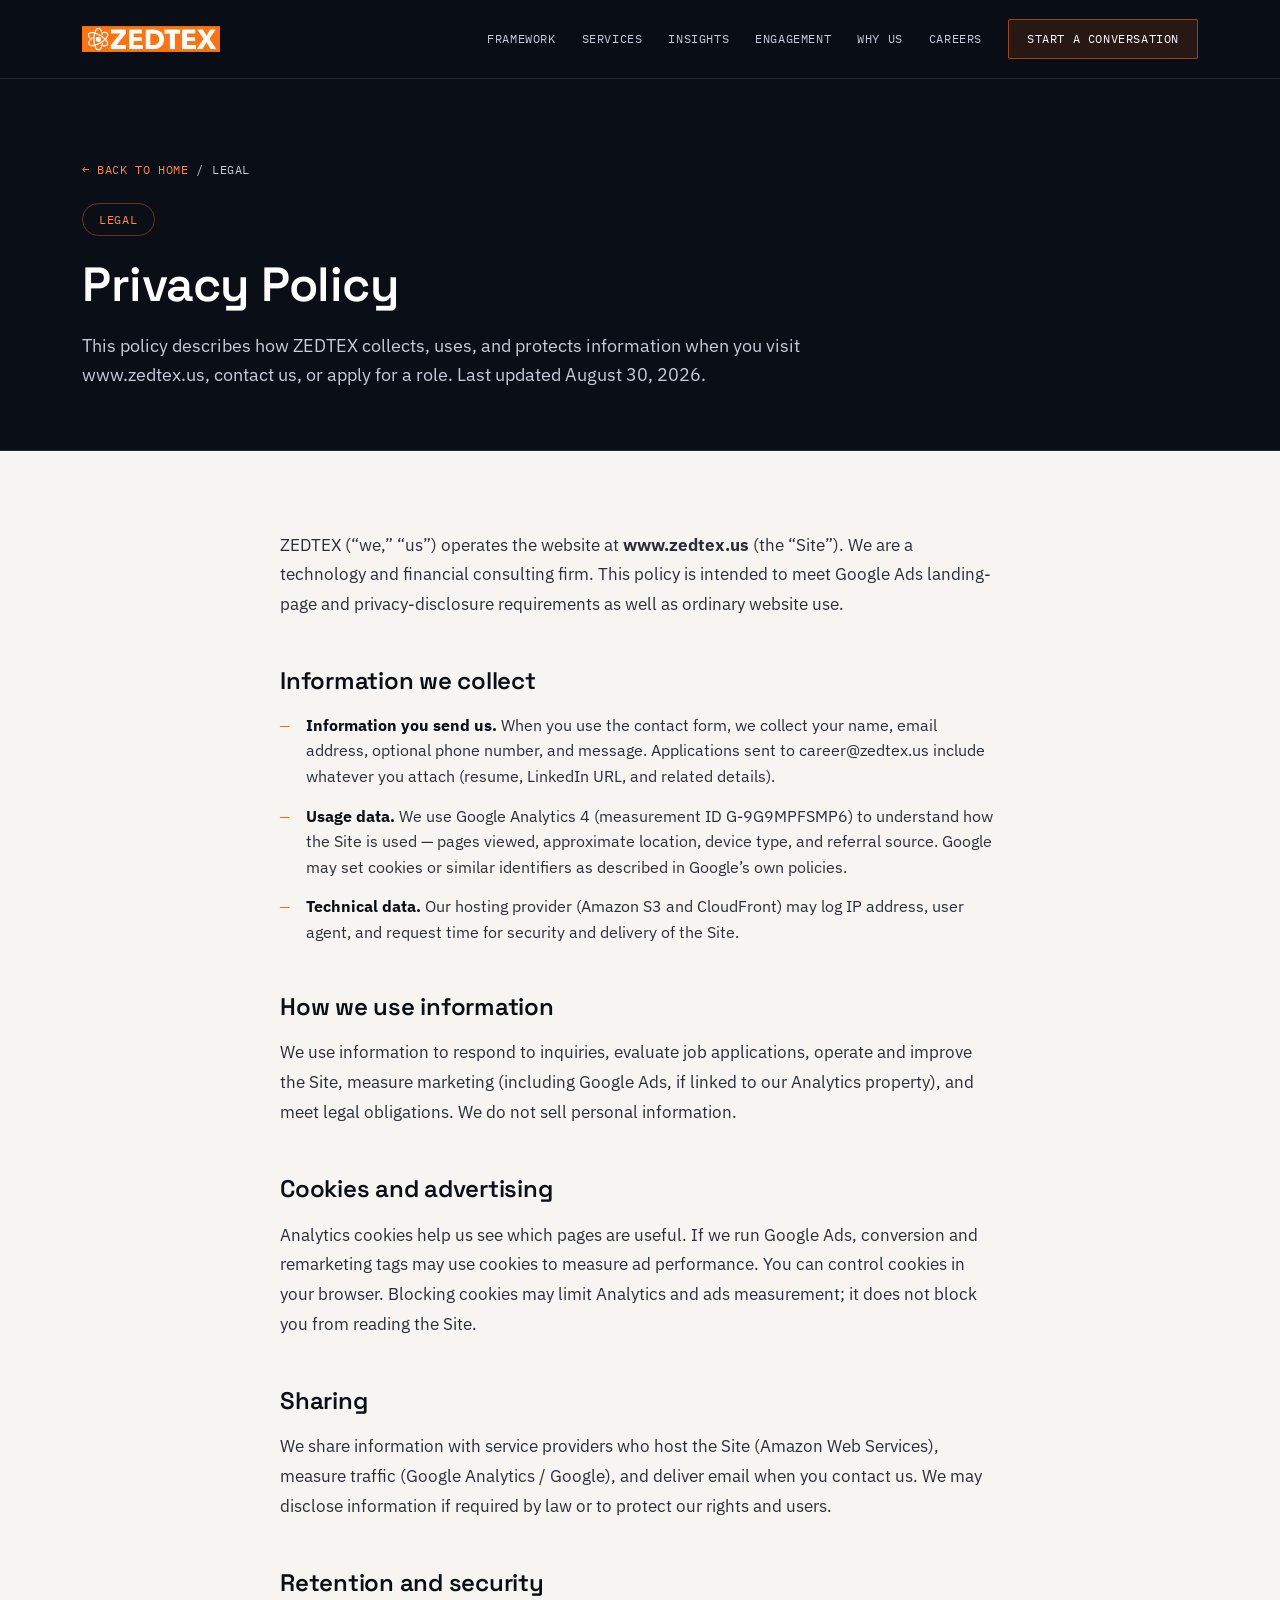
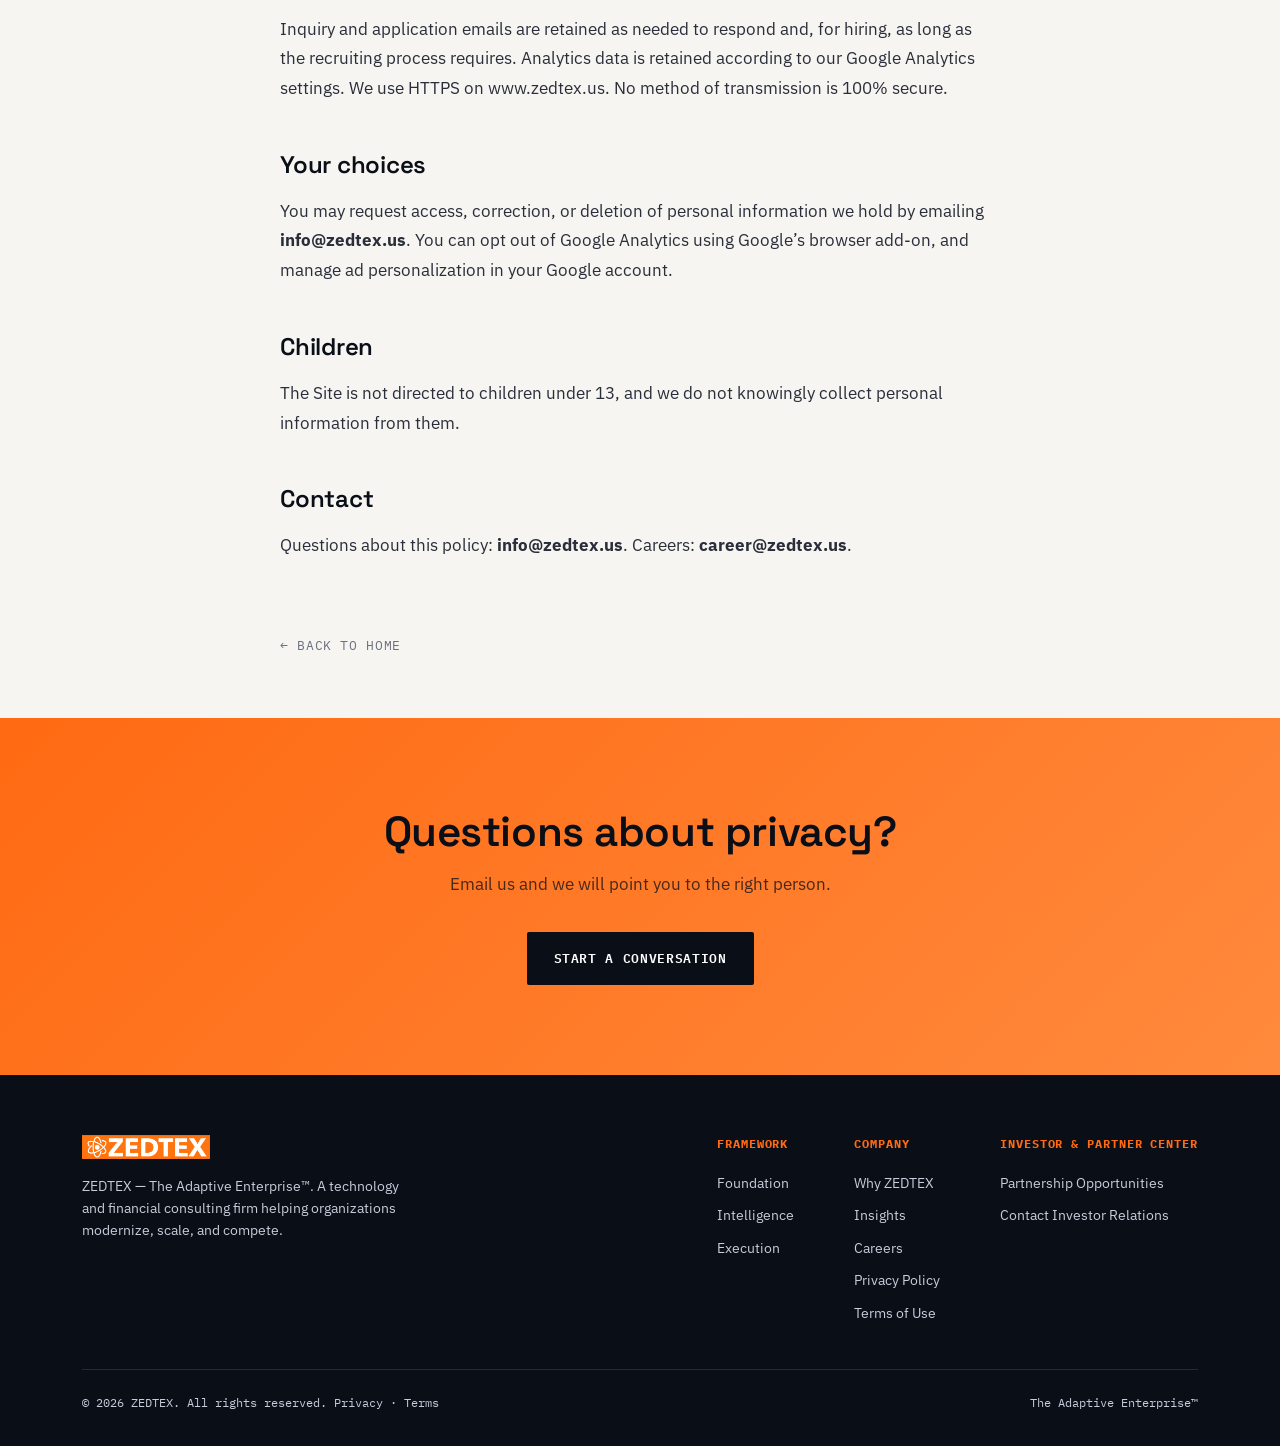
<file: privacy.html>
<!DOCTYPE html>
<html lang="en">
<head>
<!-- Google tag (gtag.js) -->
<script async src="https://www.googletagmanager.com/gtag/js?id=G-9G9MPFSMP6"></script>
<script>
  window.dataLayer = window.dataLayer || [];
  function gtag(){dataLayer.push(arguments);}
  gtag('js', new Date());

  gtag('config', 'G-9G9MPFSMP6');
</script>
<meta charset="UTF-8">
<meta name="viewport" content="width=device-width, initial-scale=1.0">
<title>Privacy Policy | ZEDTEX</title>
<meta name="description" content="How ZEDTEX collects, uses, and protects information when you visit zedtex.us, contact us, or apply for a role.">
<meta name="author" content="ZEDTEX">
<meta name="robots" content="index,follow">
<meta name="theme-color" content="#0A0E17">
<link rel="canonical" href="https://www.zedtex.us/privacy.html">
<link rel="icon" href="/favicon.ico" sizes="any">
<link rel="apple-touch-icon" href="assets/apple-touch-icon.png">
<meta property="og:type" content="website">
<meta property="og:site_name" content="ZEDTEX">
<meta property="og:title" content="Privacy Policy | ZEDTEX">
<meta property="og:description" content="How ZEDTEX collects, uses, and protects information when you visit zedtex.us, contact us, or apply for a role.">
<meta property="og:url" content="https://www.zedtex.us/privacy.html">
<meta property="og:image" content="https://www.zedtex.us/assets/logo.png">
<meta name="twitter:card" content="summary">
<meta name="twitter:title" content="Privacy Policy | ZEDTEX">
<meta name="twitter:description" content="How ZEDTEX collects, uses, and protects information when you visit zedtex.us, contact us, or apply for a role.">
<meta name="twitter:image" content="https://www.zedtex.us/assets/logo.png">
<link rel="preconnect" href="https://fonts.googleapis.com">
<link rel="preconnect" href="https://fonts.gstatic.com" crossorigin>
<link href="https://fonts.googleapis.com/css2?family=Space+Grotesk:wght@500;600;700&family=IBM+Plex+Sans:wght@400;500;600&family=IBM+Plex+Mono:wght@400;500&display=swap" rel="stylesheet">
<link rel="stylesheet" href="assets/style.css">
</head>
<body>

<nav class="nav">
  <div class="wrap">
    <a href="index.html#top" class="nav-logo"><img src="assets/logo.png" alt="ZEDTEX"></a>
    <button class="nav-toggle" id="navToggle" aria-label="Toggle menu"><span></span><span></span><span></span></button>
    <div class="nav-links" id="navLinks">
      <a href="index.html#framework">Framework</a>
      <a href="index.html#deliver">Services</a>
      <a href="index.html#insights">Insights</a>
      <a href="index.html#engage">Engagement</a>
      <a href="index.html#why">Why Us</a>
      <a href="index.html#careers">Careers</a>
      <a href="index.html#contact" class="nav-cta js-open-contact">Start a Conversation</a>
    </div>
  </div>
</nav>

<header class="article-hero">
  <div class="wrap">
    <div class="article-crumb">
      <a href="index.html#top">← Back to Home</a>
      <span>/</span>
      <span>Legal</span>
    </div>
    <span class="tag">Legal</span>
    <h1>Privacy Policy</h1>
    <p class="article-dek">This policy describes how ZEDTEX collects, uses, and protects information when you visit www.zedtex.us, contact us, or apply for a role. Last updated August 30, 2026.</p>
  </div>
</header>

<section class="article-body">
  <div class="wrap">
    <div class="article-body-inner">
      <p>ZEDTEX (“we,” “us”) operates the website at <b>www.zedtex.us</b> (the “Site”). We are a technology and financial consulting firm. This policy is intended to meet Google Ads landing-page and privacy-disclosure requirements as well as ordinary website use.</p>

      <h2>Information we collect</h2>
      <ul>
        <li><b>Information you send us.</b> When you use the contact form, we collect your name, email address, optional phone number, and message. Applications sent to career@zedtex.us include whatever you attach (resume, LinkedIn URL, and related details).</li>
        <li><b>Usage data.</b> We use Google Analytics 4 (measurement ID G-9G9MPFSMP6) to understand how the Site is used — pages viewed, approximate location, device type, and referral source. Google may set cookies or similar identifiers as described in Google’s own policies.</li>
        <li><b>Technical data.</b> Our hosting provider (Amazon S3 and CloudFront) may log IP address, user agent, and request time for security and delivery of the Site.</li>
      </ul>

      <h2>How we use information</h2>
      <p>We use information to respond to inquiries, evaluate job applications, operate and improve the Site, measure marketing (including Google Ads, if linked to our Analytics property), and meet legal obligations. We do not sell personal information.</p>

      <h2>Cookies and advertising</h2>
      <p>Analytics cookies help us see which pages are useful. If we run Google Ads, conversion and remarketing tags may use cookies to measure ad performance. You can control cookies in your browser. Blocking cookies may limit Analytics and ads measurement; it does not block you from reading the Site.</p>

      <h2>Sharing</h2>
      <p>We share information with service providers who host the Site (Amazon Web Services), measure traffic (Google Analytics / Google), and deliver email when you contact us. We may disclose information if required by law or to protect our rights and users.</p>

      <h2>Retention and security</h2>
      <p>Inquiry and application emails are retained as needed to respond and, for hiring, as long as the recruiting process requires. Analytics data is retained according to our Google Analytics settings. We use HTTPS on www.zedtex.us. No method of transmission is 100% secure.</p>

      <h2>Your choices</h2>
      <p>You may request access, correction, or deletion of personal information we hold by emailing <b>info@zedtex.us</b>. You can opt out of Google Analytics using Google’s browser add-on, and manage ad personalization in your Google account.</p>

      <h2>Children</h2>
      <p>The Site is not directed to children under 13, and we do not knowingly collect personal information from them.</p>

      <h2>Contact</h2>
      <p>Questions about this policy: <b>info@zedtex.us</b>. Careers: <b>career@zedtex.us</b>.</p>

      <a href="index.html#top" class="article-back">← Back to Home</a>
    </div>
  </div>
</section>

<section class="cta" id="contact">
  <div class="wrap">
    <h2>Questions about privacy?</h2>
    <p>Email us and we will point you to the right person.</p>
    <a href="#contact" class="btn btn-primary js-open-contact">Start a Conversation</a>
  </div>
</section>

<footer>
  <div class="wrap">
    <div class="foot-top">
      <div>
        <img src="assets/logo.png" alt="ZEDTEX">
        <p>ZEDTEX — The Adaptive Enterprise™. A technology and financial consulting firm helping organizations modernize, scale, and compete.</p>
      </div>
      <div class="foot-links">
        <div class="foot-col">
          <b>Framework</b>
          <a href="index.html#framework">Foundation</a>
          <a href="index.html#framework">Intelligence</a>
          <a href="index.html#framework">Execution</a>
        </div>
        <div class="foot-col">
          <b>Company</b>
          <a href="index.html#why">Why ZEDTEX</a>
          <a href="index.html#insights">Insights</a>
          <a href="index.html#careers">Careers</a>
          <a href="privacy.html">Privacy Policy</a>
          <a href="terms.html">Terms of Use</a>
        </div>
        <div class="foot-col">
          <b>Investor &amp; Partner Center</b>
          <a href="#contact" class="js-open-contact">Partnership Opportunities</a>
          <a href="#contact" class="js-open-contact">Contact Investor Relations</a>
        </div>
      </div>
    </div>
    <div class="foot-bottom">
      <span>© 2026 ZEDTEX. All rights reserved. <a href="privacy.html">Privacy</a> · <a href="terms.html">Terms</a></span>
      <span>The Adaptive Enterprise™</span>
    </div>
  </div>
</footer>

<div class="modal-overlay" id="contactOverlay" aria-hidden="true">
  <div class="modal" role="dialog" aria-modal="true" aria-labelledby="contactModalTitle">
    <button class="modal-close" id="contactClose" aria-label="Close">✕</button>
    <div class="modal-head">
      <span class="eyebrow on-dark">Start a Conversation</span>
      <h3 id="contactModalTitle">Tell us about your organization.</h3>
      <p>Share a few details and we'll route your message to our team at <b>info@zedtex.us</b>.</p>
    </div>
    <form id="contactForm" class="modal-form" novalidate>
      <label>
        <span>Full Name <em>*</em></span>
        <input type="text" name="name" id="cf-name" required autocomplete="name">
      </label>
      <label>
        <span>Email <em>*</em></span>
        <input type="email" name="email" id="cf-email" required autocomplete="email">
      </label>
      <label>
        <span>Phone <em class="optional">(optional)</em></span>
        <input type="tel" name="phone" id="cf-phone" autocomplete="tel">
      </label>
      <label>
        <span>Message <em>*</em></span>
        <textarea name="message" id="cf-message" rows="4" required></textarea>
      </label>
      <div id="contactTurnstile" class="contact-turnstile"></div>

      <div class="modal-error" id="contactError" hidden>Please fill in your name, email, and message.</div>
      <button type="submit" class="btn btn-primary modal-submit">Send Message</button>
      <p class="modal-note">Send Message delivers your note to the ZEDTEX team at info@zedtex.us. We reply to the email address you enter.</p>
    </form>
  </div>
</div>

<script src="assets/script.js"></script>
</body>
</html>
</file>
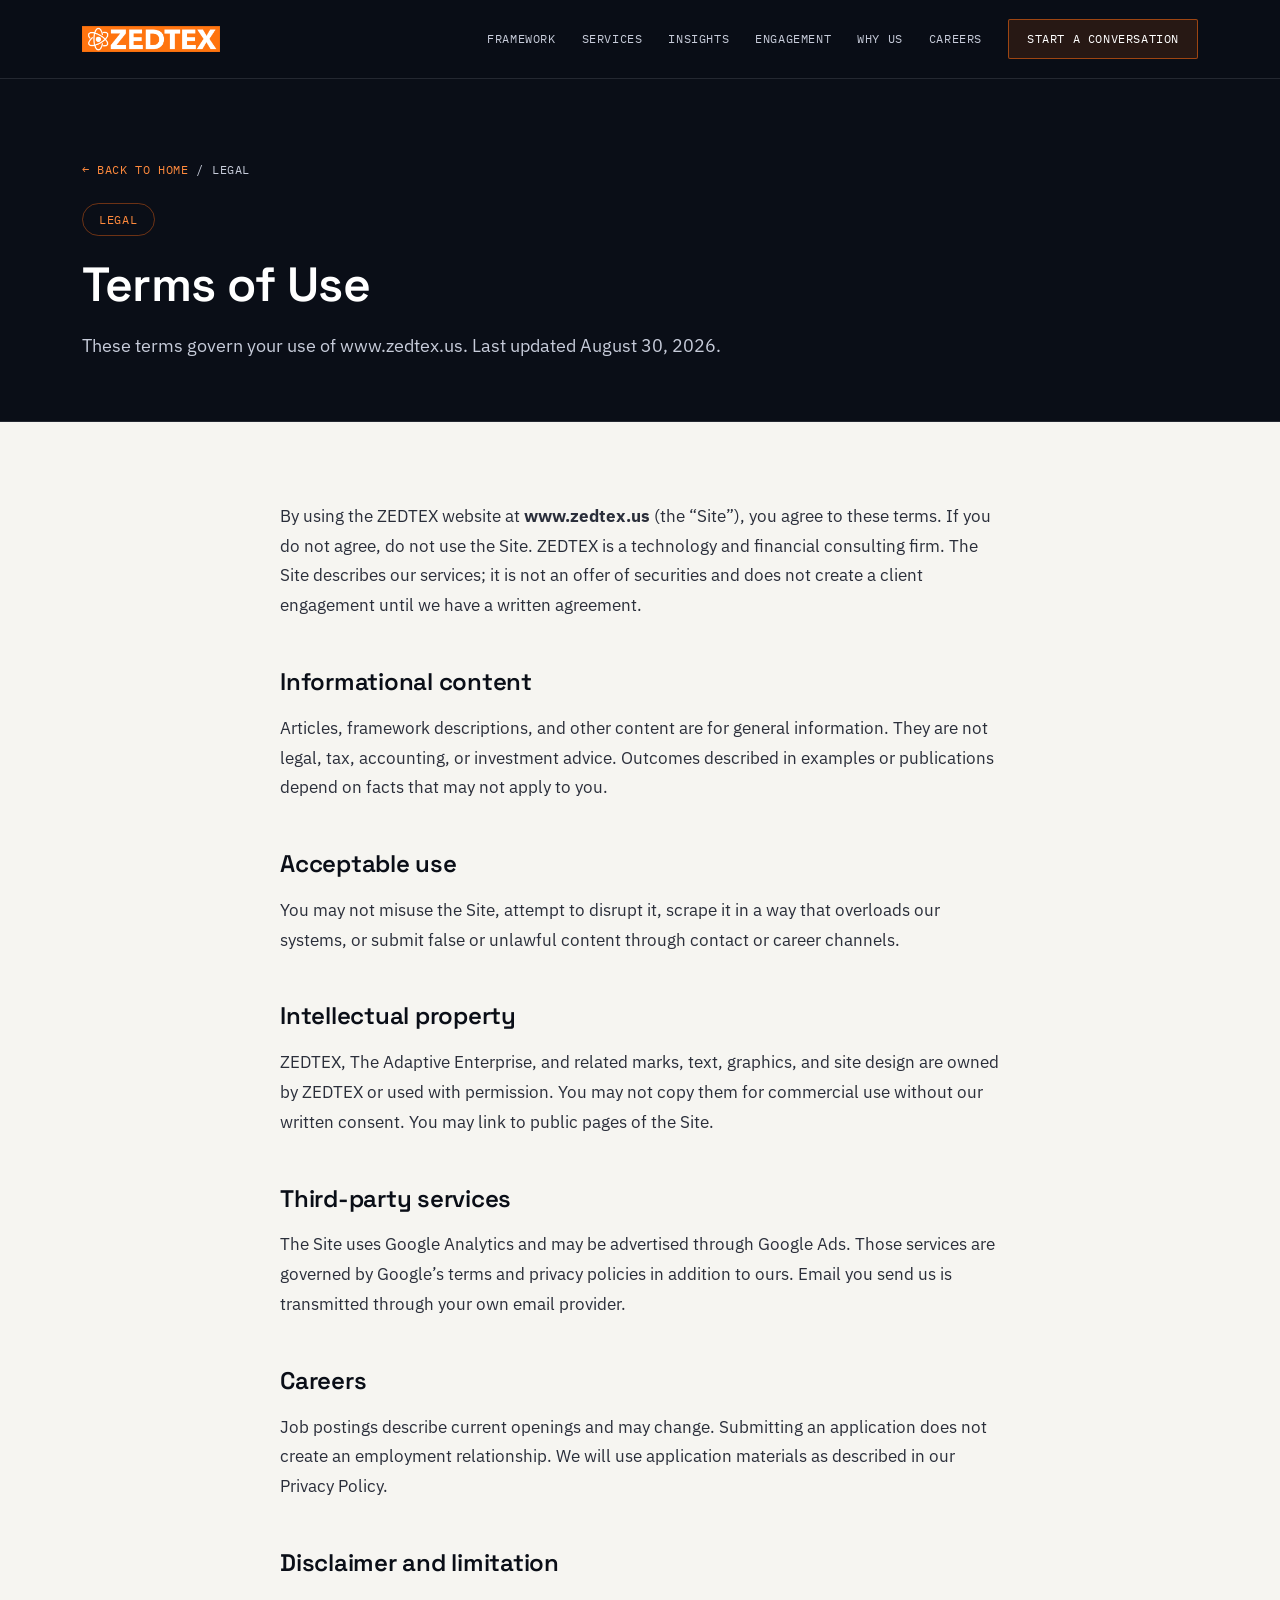
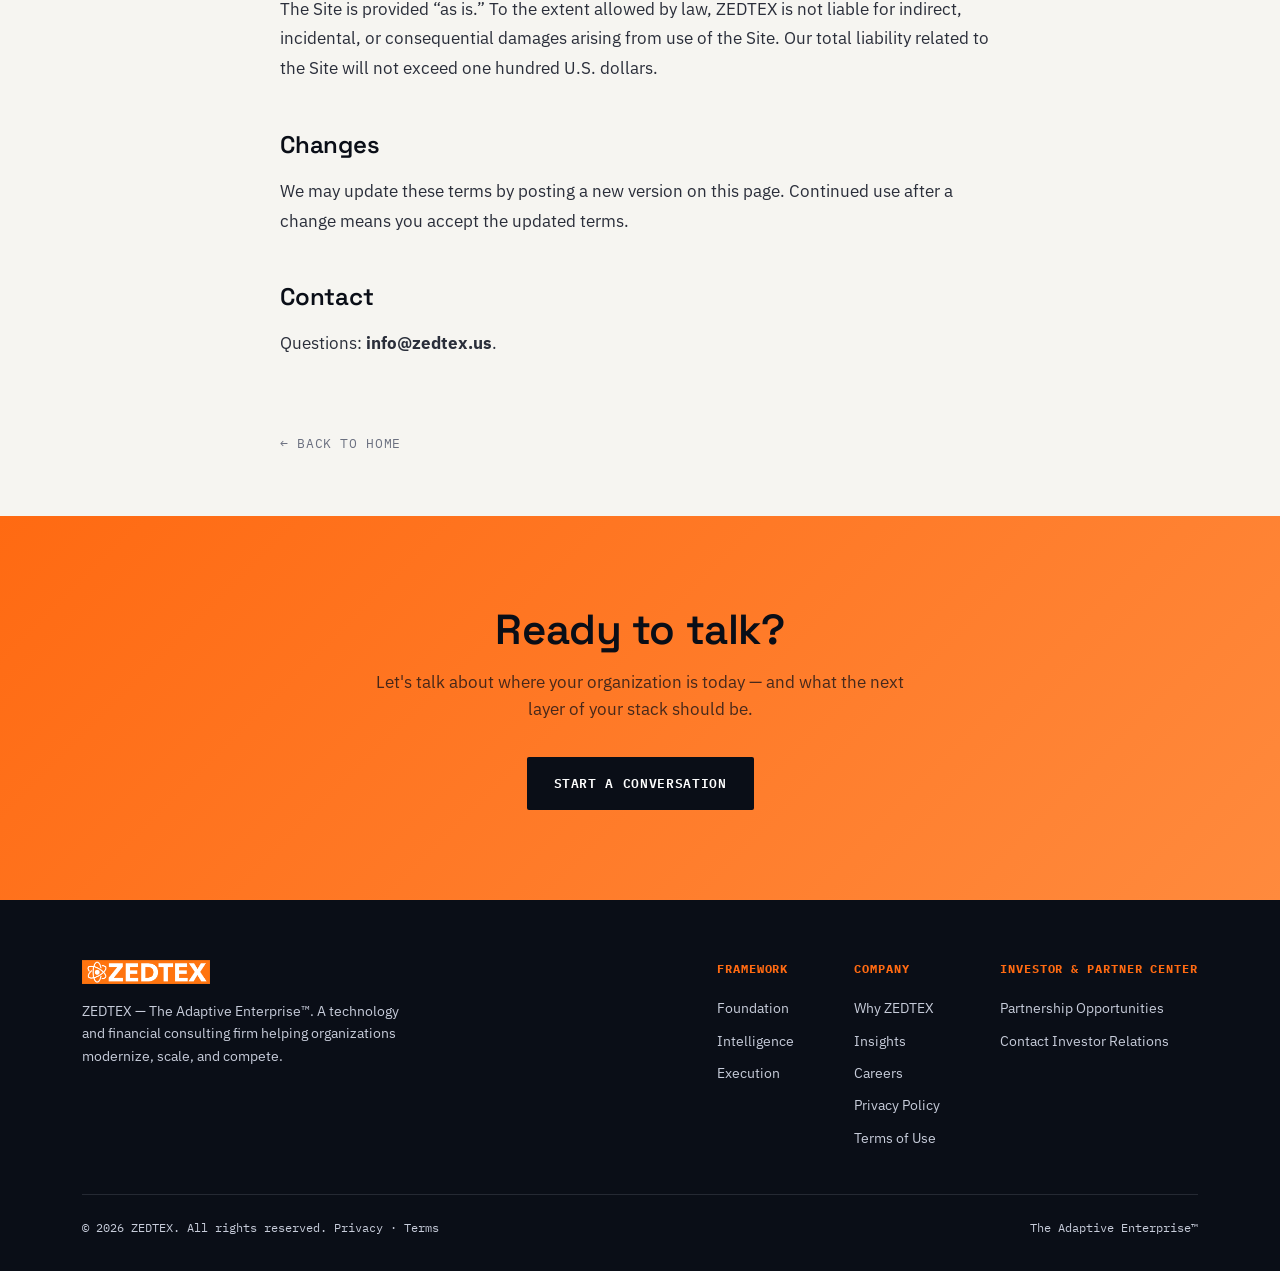
<file: terms.html>
<!DOCTYPE html>
<html lang="en">
<head>
<!-- Google tag (gtag.js) -->
<script async src="https://www.googletagmanager.com/gtag/js?id=G-9G9MPFSMP6"></script>
<script>
  window.dataLayer = window.dataLayer || [];
  function gtag(){dataLayer.push(arguments);}
  gtag('js', new Date());

  gtag('config', 'G-9G9MPFSMP6');
</script>
<meta charset="UTF-8">
<meta name="viewport" content="width=device-width, initial-scale=1.0">
<title>Terms of Use | ZEDTEX</title>
<meta name="description" content="Terms of use for the ZEDTEX website at www.zedtex.us — consulting information, acceptable use, and contact details.">
<meta name="author" content="ZEDTEX">
<meta name="robots" content="index,follow">
<meta name="theme-color" content="#0A0E17">
<link rel="canonical" href="https://www.zedtex.us/terms.html">
<link rel="icon" href="/favicon.ico" sizes="any">
<link rel="apple-touch-icon" href="assets/apple-touch-icon.png">
<meta property="og:type" content="website">
<meta property="og:site_name" content="ZEDTEX">
<meta property="og:title" content="Terms of Use | ZEDTEX">
<meta property="og:description" content="Terms of use for the ZEDTEX website at www.zedtex.us — consulting information, acceptable use, and contact details.">
<meta property="og:url" content="https://www.zedtex.us/terms.html">
<meta property="og:image" content="https://www.zedtex.us/assets/logo.png">
<meta name="twitter:card" content="summary">
<meta name="twitter:title" content="Terms of Use | ZEDTEX">
<meta name="twitter:description" content="Terms of use for the ZEDTEX website at www.zedtex.us — consulting information, acceptable use, and contact details.">
<meta name="twitter:image" content="https://www.zedtex.us/assets/logo.png">
<link rel="preconnect" href="https://fonts.googleapis.com">
<link rel="preconnect" href="https://fonts.gstatic.com" crossorigin>
<link href="https://fonts.googleapis.com/css2?family=Space+Grotesk:wght@500;600;700&family=IBM+Plex+Sans:wght@400;500;600&family=IBM+Plex+Mono:wght@400;500&display=swap" rel="stylesheet">
<link rel="stylesheet" href="assets/style.css">
</head>
<body>

<nav class="nav">
  <div class="wrap">
    <a href="index.html#top" class="nav-logo"><img src="assets/logo.png" alt="ZEDTEX"></a>
    <button class="nav-toggle" id="navToggle" aria-label="Toggle menu"><span></span><span></span><span></span></button>
    <div class="nav-links" id="navLinks">
      <a href="index.html#framework">Framework</a>
      <a href="index.html#deliver">Services</a>
      <a href="index.html#insights">Insights</a>
      <a href="index.html#engage">Engagement</a>
      <a href="index.html#why">Why Us</a>
      <a href="index.html#careers">Careers</a>
      <a href="index.html#contact" class="nav-cta js-open-contact">Start a Conversation</a>
    </div>
  </div>
</nav>

<header class="article-hero">
  <div class="wrap">
    <div class="article-crumb">
      <a href="index.html#top">← Back to Home</a>
      <span>/</span>
      <span>Legal</span>
    </div>
    <span class="tag">Legal</span>
    <h1>Terms of Use</h1>
    <p class="article-dek">These terms govern your use of www.zedtex.us. Last updated August 30, 2026.</p>
  </div>
</header>

<section class="article-body">
  <div class="wrap">
    <div class="article-body-inner">
      <p>By using the ZEDTEX website at <b>www.zedtex.us</b> (the “Site”), you agree to these terms. If you do not agree, do not use the Site. ZEDTEX is a technology and financial consulting firm. The Site describes our services; it is not an offer of securities and does not create a client engagement until we have a written agreement.</p>

      <h2>Informational content</h2>
      <p>Articles, framework descriptions, and other content are for general information. They are not legal, tax, accounting, or investment advice. Outcomes described in examples or publications depend on facts that may not apply to you.</p>

      <h2>Acceptable use</h2>
      <p>You may not misuse the Site, attempt to disrupt it, scrape it in a way that overloads our systems, or submit false or unlawful content through contact or career channels.</p>

      <h2>Intellectual property</h2>
      <p>ZEDTEX, The Adaptive Enterprise, and related marks, text, graphics, and site design are owned by ZEDTEX or used with permission. You may not copy them for commercial use without our written consent. You may link to public pages of the Site.</p>

      <h2>Third-party services</h2>
      <p>The Site uses Google Analytics and may be advertised through Google Ads. Those services are governed by Google’s terms and privacy policies in addition to ours. Email you send us is transmitted through your own email provider.</p>

      <h2>Careers</h2>
      <p>Job postings describe current openings and may change. Submitting an application does not create an employment relationship. We will use application materials as described in our Privacy Policy.</p>

      <h2>Disclaimer and limitation</h2>
      <p>The Site is provided “as is.” To the extent allowed by law, ZEDTEX is not liable for indirect, incidental, or consequential damages arising from use of the Site. Our total liability related to the Site will not exceed one hundred U.S. dollars.</p>

      <h2>Changes</h2>
      <p>We may update these terms by posting a new version on this page. Continued use after a change means you accept the updated terms.</p>

      <h2>Contact</h2>
      <p>Questions: <b>info@zedtex.us</b>.</p>

      <a href="index.html#top" class="article-back">← Back to Home</a>
    </div>
  </div>
</section>

<section class="cta" id="contact">
  <div class="wrap">
    <h2>Ready to talk?</h2>
    <p>Let's talk about where your organization is today — and what the next layer of your stack should be.</p>
    <a href="#contact" class="btn btn-primary js-open-contact">Start a Conversation</a>
  </div>
</section>

<footer>
  <div class="wrap">
    <div class="foot-top">
      <div>
        <img src="assets/logo.png" alt="ZEDTEX">
        <p>ZEDTEX — The Adaptive Enterprise™. A technology and financial consulting firm helping organizations modernize, scale, and compete.</p>
      </div>
      <div class="foot-links">
        <div class="foot-col">
          <b>Framework</b>
          <a href="index.html#framework">Foundation</a>
          <a href="index.html#framework">Intelligence</a>
          <a href="index.html#framework">Execution</a>
        </div>
        <div class="foot-col">
          <b>Company</b>
          <a href="index.html#why">Why ZEDTEX</a>
          <a href="index.html#insights">Insights</a>
          <a href="index.html#careers">Careers</a>
          <a href="privacy.html">Privacy Policy</a>
          <a href="terms.html">Terms of Use</a>
        </div>
        <div class="foot-col">
          <b>Investor &amp; Partner Center</b>
          <a href="#contact" class="js-open-contact">Partnership Opportunities</a>
          <a href="#contact" class="js-open-contact">Contact Investor Relations</a>
        </div>
      </div>
    </div>
    <div class="foot-bottom">
      <span>© 2026 ZEDTEX. All rights reserved. <a href="privacy.html">Privacy</a> · <a href="terms.html">Terms</a></span>
      <span>The Adaptive Enterprise™</span>
    </div>
  </div>
</footer>

<div class="modal-overlay" id="contactOverlay" aria-hidden="true">
  <div class="modal" role="dialog" aria-modal="true" aria-labelledby="contactModalTitle">
    <button class="modal-close" id="contactClose" aria-label="Close">✕</button>
    <div class="modal-head">
      <span class="eyebrow on-dark">Start a Conversation</span>
      <h3 id="contactModalTitle">Tell us about your organization.</h3>
      <p>Share a few details and we'll route your message to our team at <b>info@zedtex.us</b>.</p>
    </div>
    <form id="contactForm" class="modal-form" novalidate>
      <label>
        <span>Full Name <em>*</em></span>
        <input type="text" name="name" id="cf-name" required autocomplete="name">
      </label>
      <label>
        <span>Email <em>*</em></span>
        <input type="email" name="email" id="cf-email" required autocomplete="email">
      </label>
      <label>
        <span>Phone <em class="optional">(optional)</em></span>
        <input type="tel" name="phone" id="cf-phone" autocomplete="tel">
      </label>
      <label>
        <span>Message <em>*</em></span>
        <textarea name="message" id="cf-message" rows="4" required></textarea>
      </label>
      <div id="contactTurnstile" class="contact-turnstile"></div>

      <div class="modal-error" id="contactError" hidden>Please fill in your name, email, and message.</div>
      <button type="submit" class="btn btn-primary modal-submit">Send Message</button>
      <p class="modal-note">Send Message delivers your note to the ZEDTEX team at info@zedtex.us. We reply to the email address you enter.</p>
    </form>
  </div>
</div>

<script src="assets/script.js"></script>
</body>
</html>
</file>
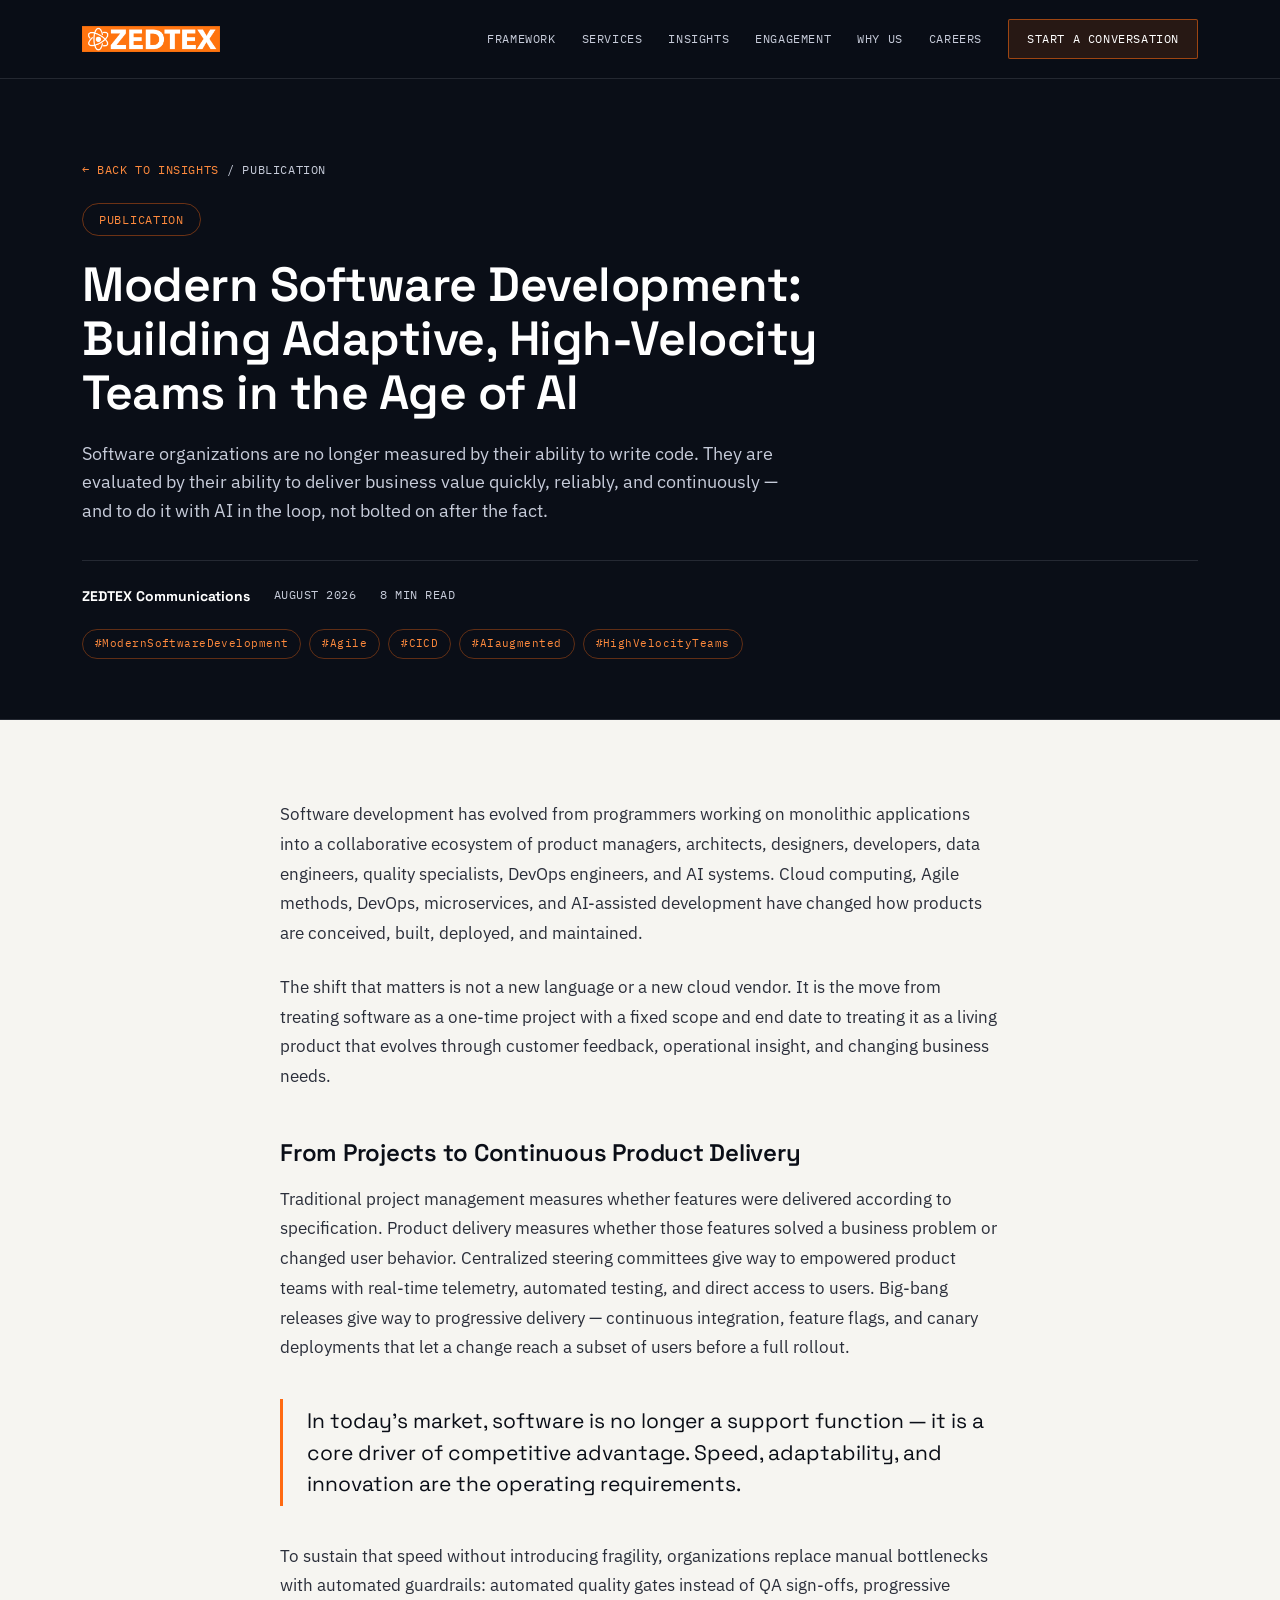
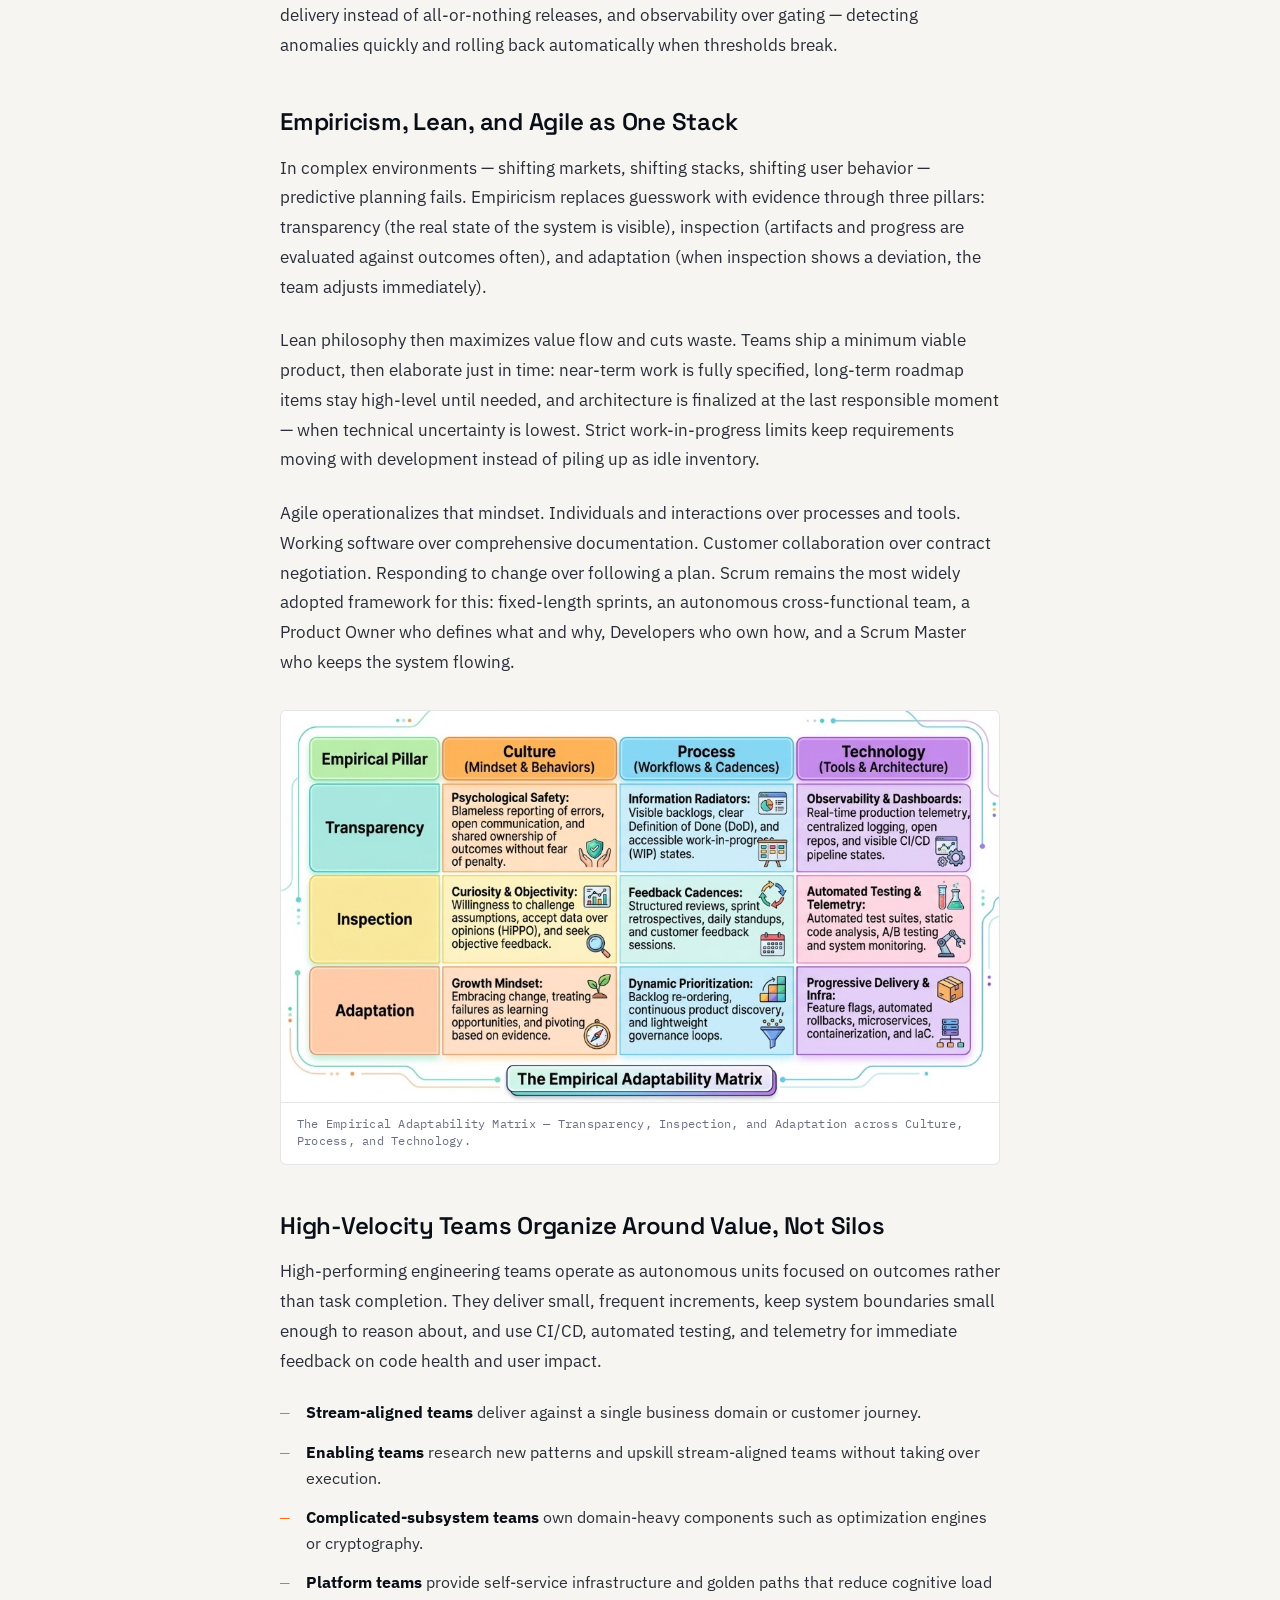
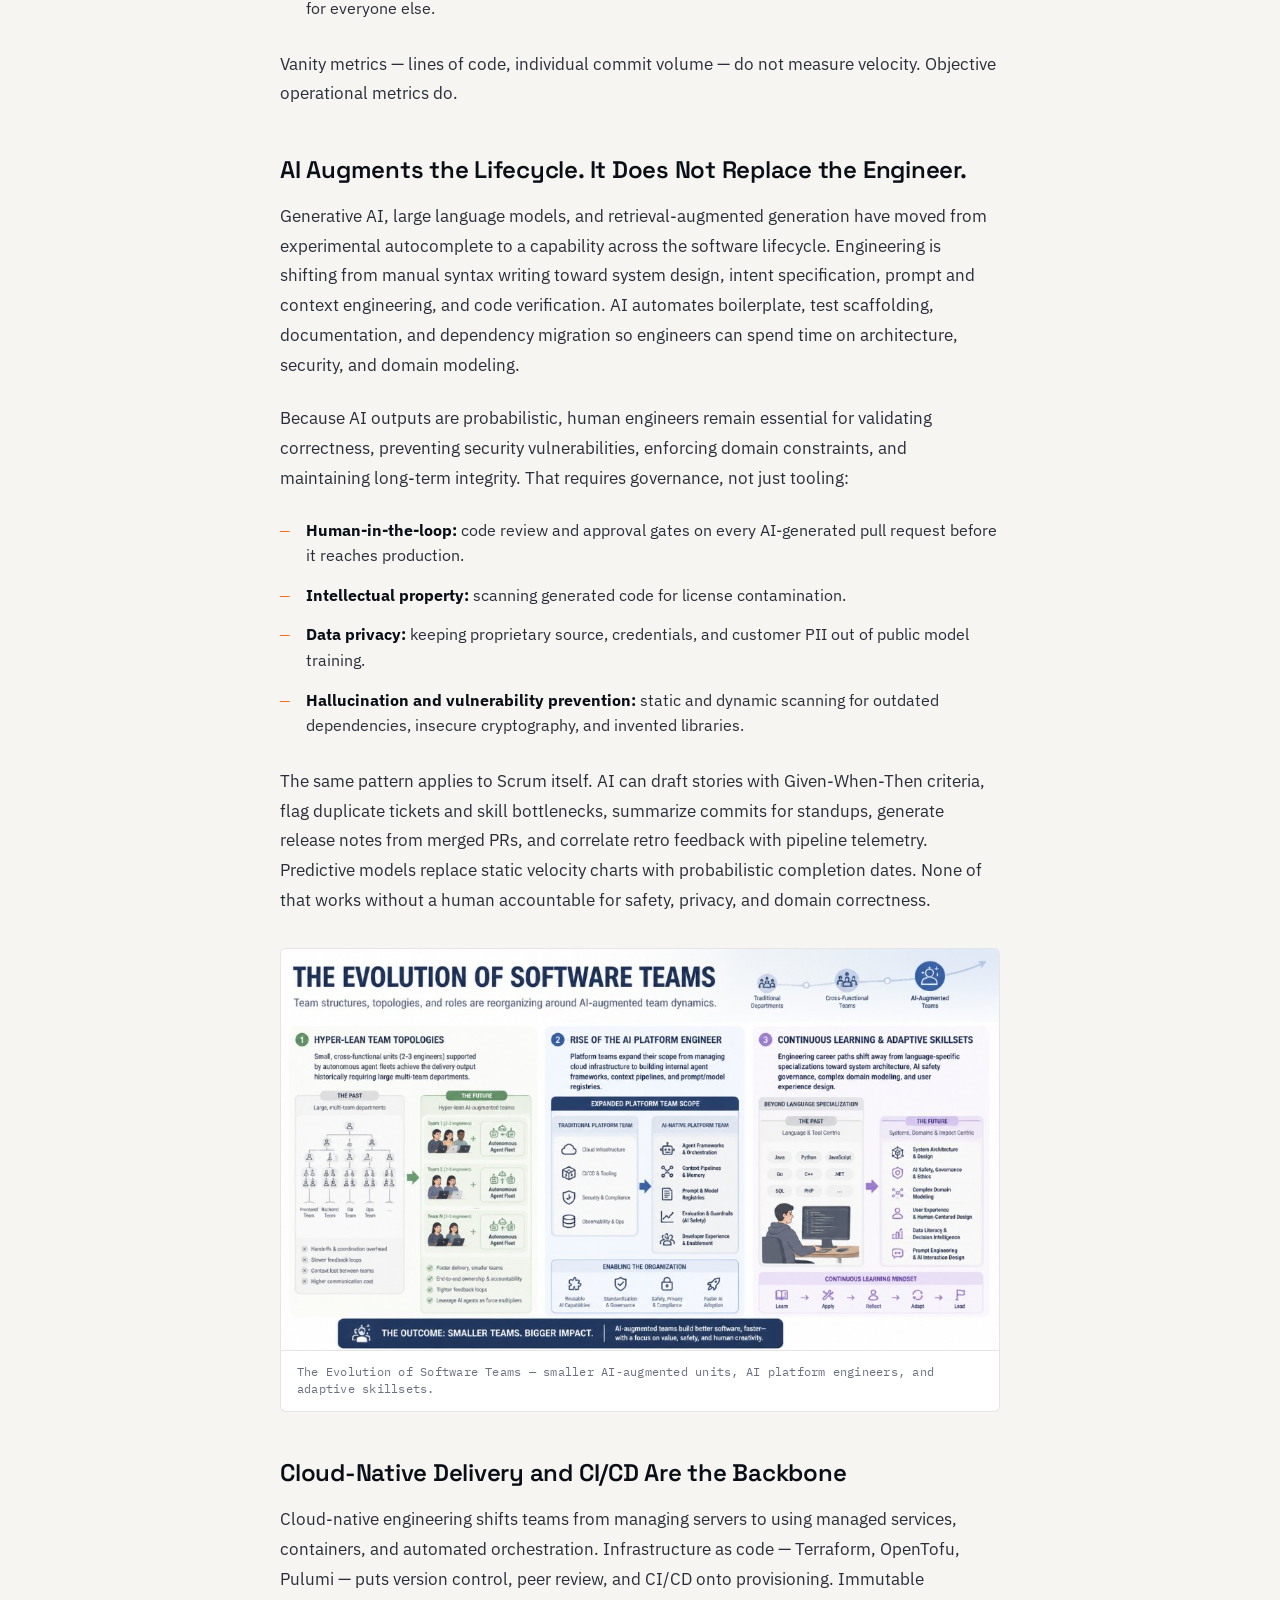
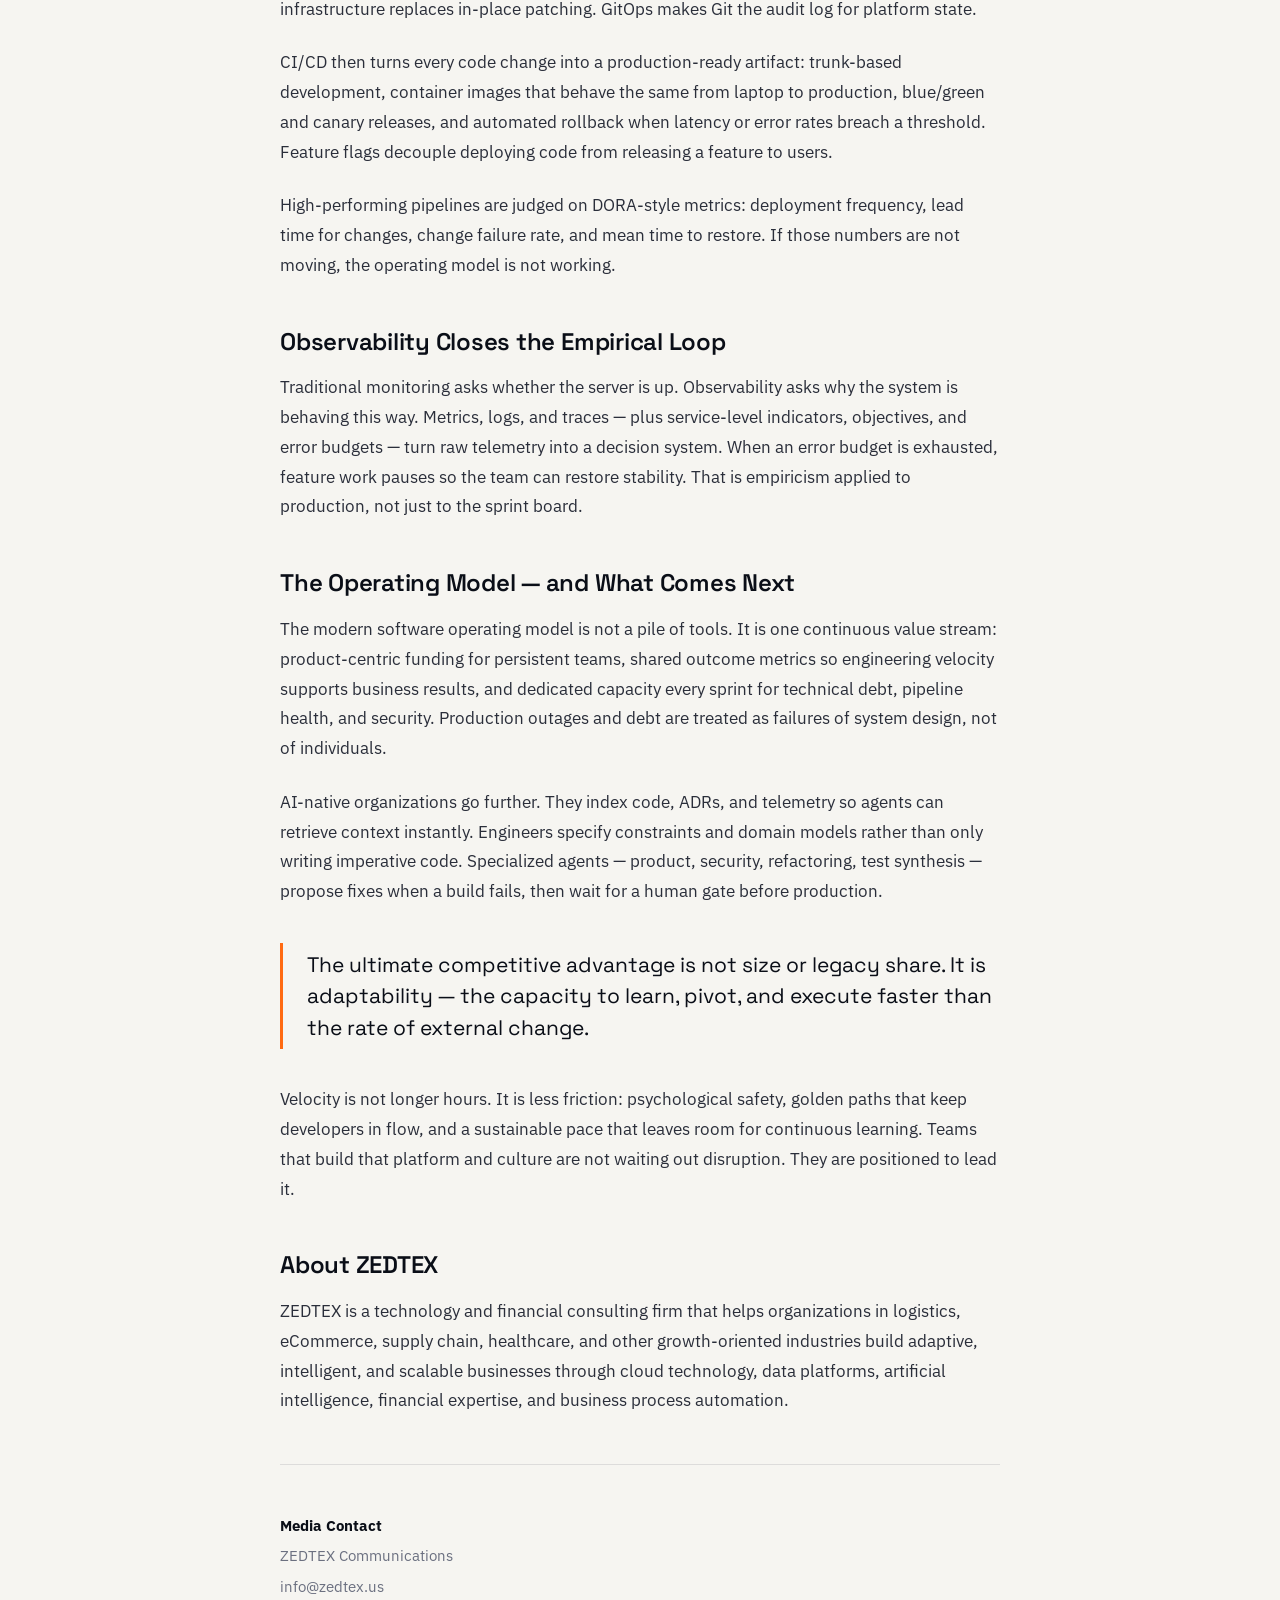
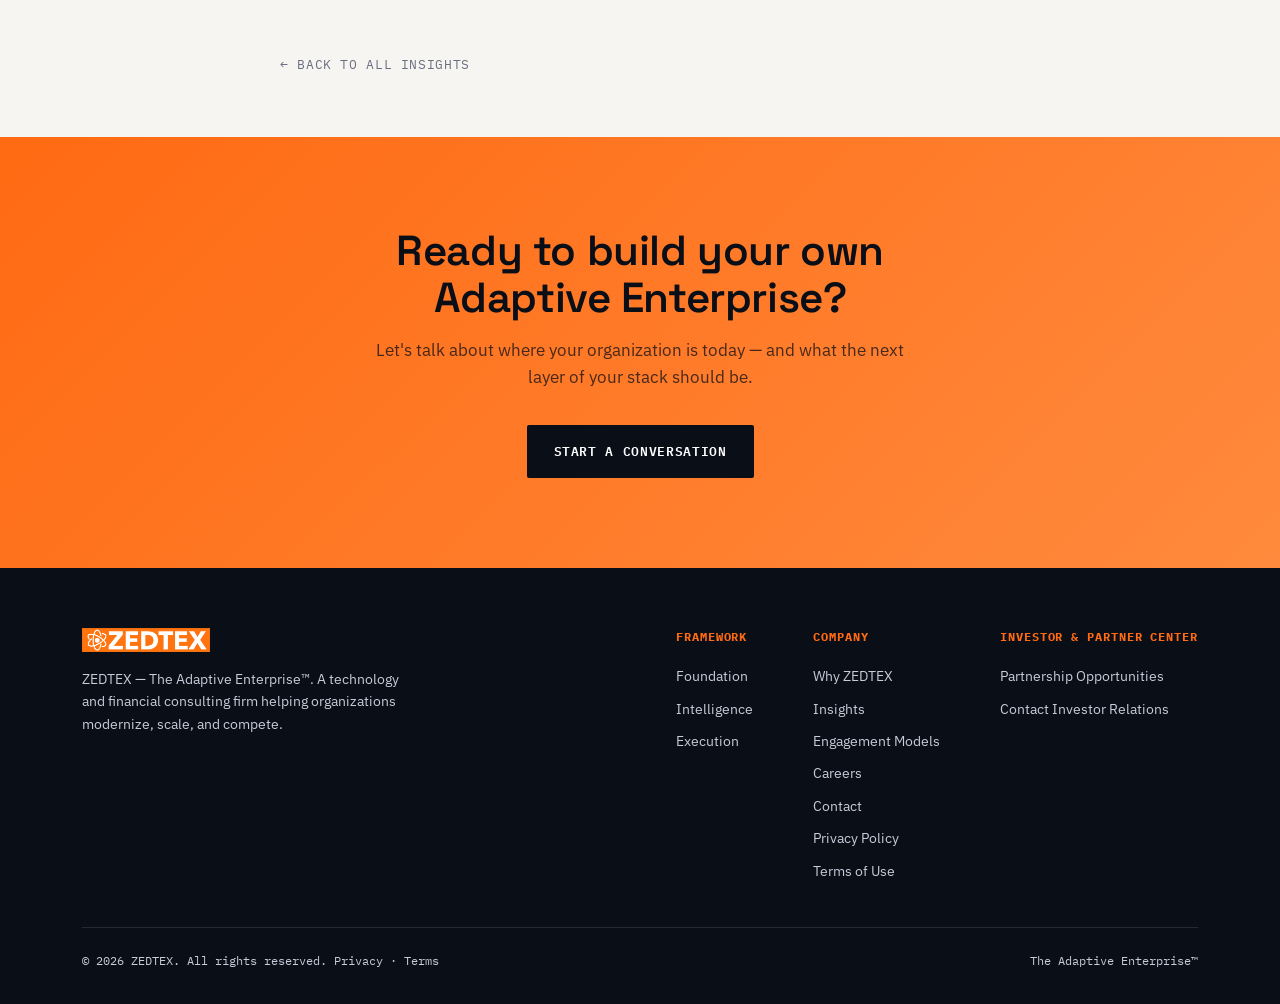
<file: articles/modern-software-development.html>
<!DOCTYPE html>
<html lang="en">
<head>
<!-- Google tag (gtag.js) -->
<script async src="https://www.googletagmanager.com/gtag/js?id=G-9G9MPFSMP6"></script>
<script>
  window.dataLayer = window.dataLayer || [];
  function gtag(){dataLayer.push(arguments);}
  gtag('js', new Date());

  gtag('config', 'G-9G9MPFSMP6');
</script>
<meta charset="UTF-8">
<meta name="viewport" content="width=device-width, initial-scale=1.0">
<title>Modern Software Development in the Age of AI | ZEDTEX</title>
<meta name="description" content="How Lean, Agile, Scrum, CI/CD, and AI-augmented engineering build high-velocity software teams — without replacing the engineer.">
<meta name="author" content="ZEDTEX">
<meta name="robots" content="index,follow">
<meta name="theme-color" content="#0A0E17">
<link rel="canonical" href="https://www.zedtex.us/articles/modern-software-development.html">
<link rel="icon" href="/favicon.ico" sizes="any">
<link rel="apple-touch-icon" href="../assets/apple-touch-icon.png">
<meta property="og:type" content="article">
<meta property="og:site_name" content="ZEDTEX">
<meta property="og:title" content="Modern Software Development in the Age of AI | ZEDTEX">
<meta property="og:description" content="How Lean, Agile, Scrum, CI/CD, and AI-augmented engineering build high-velocity software teams — without replacing the engineer.">
<meta property="og:url" content="https://www.zedtex.us/articles/modern-software-development.html">
<meta property="og:image" content="https://www.zedtex.us/assets/carousel2.png">
<meta property="article:published_time" content="2026-08-01">
<meta property="article:modified_time" content="2026-08-30">
<meta property="article:author" content="ZEDTEX Communications">
<meta name="twitter:card" content="summary_large_image">
<meta name="twitter:title" content="Modern Software Development in the Age of AI | ZEDTEX">
<meta name="twitter:description" content="How Lean, Agile, Scrum, CI/CD, and AI-augmented engineering build high-velocity software teams — without replacing the engineer.">
<meta name="twitter:image" content="https://www.zedtex.us/assets/carousel2.png">
<link rel="preconnect" href="https://fonts.googleapis.com">
<link rel="preconnect" href="https://fonts.gstatic.com" crossorigin>
<link href="https://fonts.googleapis.com/css2?family=Space+Grotesk:wght@500;600;700&family=IBM+Plex+Sans:wght@400;500;600&family=IBM+Plex+Mono:wght@400;500&display=swap" rel="stylesheet">
<link rel="stylesheet" href="../assets/style.css">
<script type="application/ld+json">
{
  "@context": "https://schema.org",
  "@type": "Article",
  "headline": "Modern Software Development: Building Adaptive, High-Velocity Teams in the Age of AI",
  "description": "How Lean, Agile, Scrum, CI/CD, and AI-augmented engineering build high-velocity software teams — without replacing the engineer.",
  "image": "https://www.zedtex.us/assets/carousel2.png",
  "datePublished": "2026-08-01",
  "dateModified": "2026-08-30",
  "author": { "@type": "Organization", "name": "ZEDTEX Communications" },
  "publisher": {
    "@type": "Organization",
    "name": "ZEDTEX",
    "logo": { "@type": "ImageObject", "url": "https://www.zedtex.us/assets/logo.png" }
  },
  "mainEntityOfPage": "https://www.zedtex.us/articles/modern-software-development.html"
}
</script>
</head>
<body>

<!-- ============ NAV ============ -->
<nav class="nav">
  <div class="wrap">
    <a href="../index.html#top" class="nav-logo"><img src="../assets/logo.png" alt="ZEDTEX"></a>
    <button class="nav-toggle" id="navToggle" aria-label="Toggle menu"><span></span><span></span><span></span></button>
    <div class="nav-links" id="navLinks">
      <a href="../index.html#framework">Framework</a>
      <a href="../index.html#deliver">Services</a>
      <a href="../index.html#insights">Insights</a>
      <a href="../index.html#engage">Engagement</a>
      <a href="../index.html#why">Why Us</a>
      <a href="../index.html#careers">Careers</a>
      <a href="../index.html#contact" class="nav-cta js-open-contact">Start a Conversation</a>
    </div>
  </div>
</nav>

<!-- ============ ARTICLE HERO ============ -->
<header class="article-hero">
  <div class="wrap">
    <div class="article-crumb">
      <a href="../index.html#insights">← Back to Insights</a>
      <span>/</span>
      <span>Publication</span>
    </div>
    <span class="tag">Publication</span>
    <h1>Modern Software Development: Building Adaptive, High-Velocity Teams in the Age of AI</h1>
    <p class="article-dek">Software organizations are no longer measured by their ability to write code. They are evaluated by their ability to deliver business value quickly, reliably, and continuously — and to do it with AI in the loop, not bolted on after the fact.</p>
    <div class="article-meta">
      <span><b>ZEDTEX Communications</b></span>
      <span>August 2026</span>
      <span>8 min read</span>
    </div>
    <div class="article-tags">
      <span>#ModernSoftwareDevelopment</span>
      <span>#Agile</span>
      <span>#CICD</span>
      <span>#AIaugmented</span>
      <span>#HighVelocityTeams</span>
    </div>
  </div>
</header>

<!-- ============ ARTICLE BODY ============ -->
<section class="article-body">
  <div class="wrap">
    <div class="article-body-inner">

      <p>Software development has evolved from programmers working on monolithic applications into a collaborative ecosystem of product managers, architects, designers, developers, data engineers, quality specialists, DevOps engineers, and AI systems. Cloud computing, Agile methods, DevOps, microservices, and AI-assisted development have changed how products are conceived, built, deployed, and maintained.</p>

      <p>The shift that matters is not a new language or a new cloud vendor. It is the move from treating software as a one-time project with a fixed scope and end date to treating it as a living product that evolves through customer feedback, operational insight, and changing business needs.</p>

      <h2>From Projects to Continuous Product Delivery</h2>
      <p>Traditional project management measures whether features were delivered according to specification. Product delivery measures whether those features solved a business problem or changed user behavior. Centralized steering committees give way to empowered product teams with real-time telemetry, automated testing, and direct access to users. Big-bang releases give way to progressive delivery — continuous integration, feature flags, and canary deployments that let a change reach a subset of users before a full rollout.</p>
      <div class="article-pull">
        In today's market, software is no longer a support function — it is a core driver of competitive advantage. Speed, adaptability, and innovation are the operating requirements.
      </div>
      <p>To sustain that speed without introducing fragility, organizations replace manual bottlenecks with automated guardrails: automated quality gates instead of QA sign-offs, progressive delivery instead of all-or-nothing releases, and observability over gating — detecting anomalies quickly and rolling back automatically when thresholds break.</p>

      <h2>Empiricism, Lean, and Agile as One Stack</h2>
      <p>In complex environments — shifting markets, shifting stacks, shifting user behavior — predictive planning fails. Empiricism replaces guesswork with evidence through three pillars: transparency (the real state of the system is visible), inspection (artifacts and progress are evaluated against outcomes often), and adaptation (when inspection shows a deviation, the team adjusts immediately).</p>
      <p>Lean philosophy then maximizes value flow and cuts waste. Teams ship a minimum viable product, then elaborate just in time: near-term work is fully specified, long-term roadmap items stay high-level until needed, and architecture is finalized at the last responsible moment — when technical uncertainty is lowest. Strict work-in-progress limits keep requirements moving with development instead of piling up as idle inventory.</p>
      <p>Agile operationalizes that mindset. Individuals and interactions over processes and tools. Working software over comprehensive documentation. Customer collaboration over contract negotiation. Responding to change over following a plan. Scrum remains the most widely adopted framework for this: fixed-length sprints, an autonomous cross-functional team, a Product Owner who defines what and why, Developers who own how, and a Scrum Master who keeps the system flowing.</p>
      <figure class="article-figure">
        <img src="../assets/empiricism-matrix.jpg" alt="The Empirical Adaptability Matrix mapping Transparency, Inspection, and Adaptation across Culture, Process, and Technology">
        <figcaption>The Empirical Adaptability Matrix — Transparency, Inspection, and Adaptation across Culture, Process, and Technology.</figcaption>
      </figure>

      <h2>High-Velocity Teams Organize Around Value, Not Silos</h2>
      <p>High-performing engineering teams operate as autonomous units focused on outcomes rather than task completion. They deliver small, frequent increments, keep system boundaries small enough to reason about, and use CI/CD, automated testing, and telemetry for immediate feedback on code health and user impact.</p>
      <ul>
        <li><b>Stream-aligned teams</b> deliver against a single business domain or customer journey.</li>
        <li><b>Enabling teams</b> research new patterns and upskill stream-aligned teams without taking over execution.</li>
        <li><b>Complicated-subsystem teams</b> own domain-heavy components such as optimization engines or cryptography.</li>
        <li><b>Platform teams</b> provide self-service infrastructure and golden paths that reduce cognitive load for everyone else.</li>
      </ul>
      <p>Vanity metrics — lines of code, individual commit volume — do not measure velocity. Objective operational metrics do.</p>

      <h2>AI Augments the Lifecycle. It Does Not Replace the Engineer.</h2>
      <p>Generative AI, large language models, and retrieval-augmented generation have moved from experimental autocomplete to a capability across the software lifecycle. Engineering is shifting from manual syntax writing toward system design, intent specification, prompt and context engineering, and code verification. AI automates boilerplate, test scaffolding, documentation, and dependency migration so engineers can spend time on architecture, security, and domain modeling.</p>
      <p>Because AI outputs are probabilistic, human engineers remain essential for validating correctness, preventing security vulnerabilities, enforcing domain constraints, and maintaining long-term integrity. That requires governance, not just tooling:</p>
      <ul>
        <li><b>Human-in-the-loop:</b> code review and approval gates on every AI-generated pull request before it reaches production.</li>
        <li><b>Intellectual property:</b> scanning generated code for license contamination.</li>
        <li><b>Data privacy:</b> keeping proprietary source, credentials, and customer PII out of public model training.</li>
        <li><b>Hallucination and vulnerability prevention:</b> static and dynamic scanning for outdated dependencies, insecure cryptography, and invented libraries.</li>
      </ul>
      <p>The same pattern applies to Scrum itself. AI can draft stories with Given-When-Then criteria, flag duplicate tickets and skill bottlenecks, summarize commits for standups, generate release notes from merged PRs, and correlate retro feedback with pipeline telemetry. Predictive models replace static velocity charts with probabilistic completion dates. None of that works without a human accountable for safety, privacy, and domain correctness.</p>
      <figure class="article-figure">
        <img src="../assets/team-evolution.jpg" alt="The Evolution of Software Teams — hyper-lean topologies, AI platform engineers, and adaptive skillsets">
        <figcaption>The Evolution of Software Teams — smaller AI-augmented units, AI platform engineers, and adaptive skillsets.</figcaption>
      </figure>

      <h2>Cloud-Native Delivery and CI/CD Are the Backbone</h2>
      <p>Cloud-native engineering shifts teams from managing servers to using managed services, containers, and automated orchestration. Infrastructure as code — Terraform, OpenTofu, Pulumi — puts version control, peer review, and CI/CD onto provisioning. Immutable infrastructure replaces in-place patching. GitOps makes Git the audit log for platform state.</p>
      <p>CI/CD then turns every code change into a production-ready artifact: trunk-based development, container images that behave the same from laptop to production, blue/green and canary releases, and automated rollback when latency or error rates breach a threshold. Feature flags decouple deploying code from releasing a feature to users.</p>
      <p>High-performing pipelines are judged on DORA-style metrics: deployment frequency, lead time for changes, change failure rate, and mean time to restore. If those numbers are not moving, the operating model is not working.</p>

      <h2>Observability Closes the Empirical Loop</h2>
      <p>Traditional monitoring asks whether the server is up. Observability asks why the system is behaving this way. Metrics, logs, and traces — plus service-level indicators, objectives, and error budgets — turn raw telemetry into a decision system. When an error budget is exhausted, feature work pauses so the team can restore stability. That is empiricism applied to production, not just to the sprint board.</p>

      <h2>The Operating Model — and What Comes Next</h2>
      <p>The modern software operating model is not a pile of tools. It is one continuous value stream: product-centric funding for persistent teams, shared outcome metrics so engineering velocity supports business results, and dedicated capacity every sprint for technical debt, pipeline health, and security. Production outages and debt are treated as failures of system design, not of individuals.</p>
      <p>AI-native organizations go further. They index code, ADRs, and telemetry so agents can retrieve context instantly. Engineers specify constraints and domain models rather than only writing imperative code. Specialized agents — product, security, refactoring, test synthesis — propose fixes when a build fails, then wait for a human gate before production.</p>
      <div class="article-pull">
        The ultimate competitive advantage is not size or legacy share. It is adaptability — the capacity to learn, pivot, and execute faster than the rate of external change.
      </div>
      <p>Velocity is not longer hours. It is less friction: psychological safety, golden paths that keep developers in flow, and a sustainable pace that leaves room for continuous learning. Teams that build that platform and culture are not waiting out disruption. They are positioned to lead it.</p>

      <h2>About ZEDTEX</h2>
      <p>ZEDTEX is a technology and financial consulting firm that helps organizations in logistics, eCommerce, supply chain, healthcare, and other growth-oriented industries build adaptive, intelligent, and scalable businesses through cloud technology, data platforms, artificial intelligence, financial expertise, and business process automation.</p>

      <hr class="article-divider">

      <div class="article-contact-block">
        <p><b>Media Contact</b></p>
        <p>ZEDTEX Communications</p>
        <p>info@zedtex.us</p>
      </div>

      <a href="../index.html#insights" class="article-back">← Back to all Insights</a>
    </div>
  </div>
</section>

<!-- ============ CTA ============ -->
<section class="cta" id="contact">
  <div class="wrap">
    <h2>Ready to build your own<br>Adaptive Enterprise?</h2>
    <p>Let's talk about where your organization is today — and what the next layer of your stack should be.</p>
    <a href="#contact" class="btn btn-primary js-open-contact">Start a Conversation</a>
  </div>
</section>

<!-- ============ FOOTER ============ -->
<footer>
  <div class="wrap">
    <div class="foot-top">
      <div>
        <img src="../assets/logo.png" alt="ZEDTEX">
        <p>ZEDTEX — The Adaptive Enterprise™. A technology and financial consulting firm helping organizations modernize, scale, and compete.</p>
      </div>
      <div class="foot-links">
        <div class="foot-col">
          <b>Framework</b>
          <a href="../index.html#framework">Foundation</a>
          <a href="../index.html#framework">Intelligence</a>
          <a href="../index.html#framework">Execution</a>
        </div>
        <div class="foot-col">
          <b>Company</b>
          <a href="../index.html#why">Why ZEDTEX</a>
          <a href="../index.html#insights">Insights</a>
          <a href="../index.html#engage">Engagement Models</a>
          <a href="../index.html#careers">Careers</a>
          <a href="../index.html#contact">Contact</a>
          <a href="../privacy.html">Privacy Policy</a>
          <a href="../terms.html">Terms of Use</a>
        </div>
        <div class="foot-col">
          <b>Investor &amp; Partner Center</b>
          <a href="#contact" class="js-open-contact">Partnership Opportunities</a>
          <a href="#contact" class="js-open-contact">Contact Investor Relations</a>
        </div>
      </div>
    </div>
    <div class="foot-bottom">
      <span>© 2026 ZEDTEX. All rights reserved. <a href="../privacy.html">Privacy</a> · <a href="../terms.html">Terms</a></span>
      <span>The Adaptive Enterprise™</span>
    </div>
  </div>
</footer>

<!-- ============ CONTACT MODAL ============ -->
<div class="modal-overlay" id="contactOverlay" aria-hidden="true">
  <div class="modal" role="dialog" aria-modal="true" aria-labelledby="contactModalTitle">
    <button class="modal-close" id="contactClose" aria-label="Close">✕</button>

    <div class="modal-head">
      <span class="eyebrow on-dark">Start a Conversation</span>
      <h3 id="contactModalTitle">Tell us about your organization.</h3>
      <p>Share a few details and we'll route your message to our team at <b>info@zedtex.us</b>.</p>
    </div>

    <form id="contactForm" class="modal-form" novalidate>
      <label>
        <span>Full Name <em>*</em></span>
        <input type="text" name="name" id="cf-name" required autocomplete="name">
      </label>
      <label>
        <span>Email <em>*</em></span>
        <input type="email" name="email" id="cf-email" required autocomplete="email">
      </label>
      <label>
        <span>Phone <em class="optional">(optional)</em></span>
        <input type="tel" name="phone" id="cf-phone" autocomplete="tel">
      </label>
      <label>
        <span>Message <em>*</em></span>
        <textarea name="message" id="cf-message" rows="4" required></textarea>
      </label>

      <div id="contactTurnstile" class="contact-turnstile"></div>

      <div class="modal-error" id="contactError" hidden>Please fill in your name, email, and message.</div>

      <button type="submit" class="btn btn-primary modal-submit">Send Message</button>
      <p class="modal-note">Send Message delivers your note to the ZEDTEX team at info@zedtex.us. We reply to the email address you enter.</p>
    </form>
  </div>
</div>

<script src="../assets/script.js"></script>
</body>
</html>
</file>
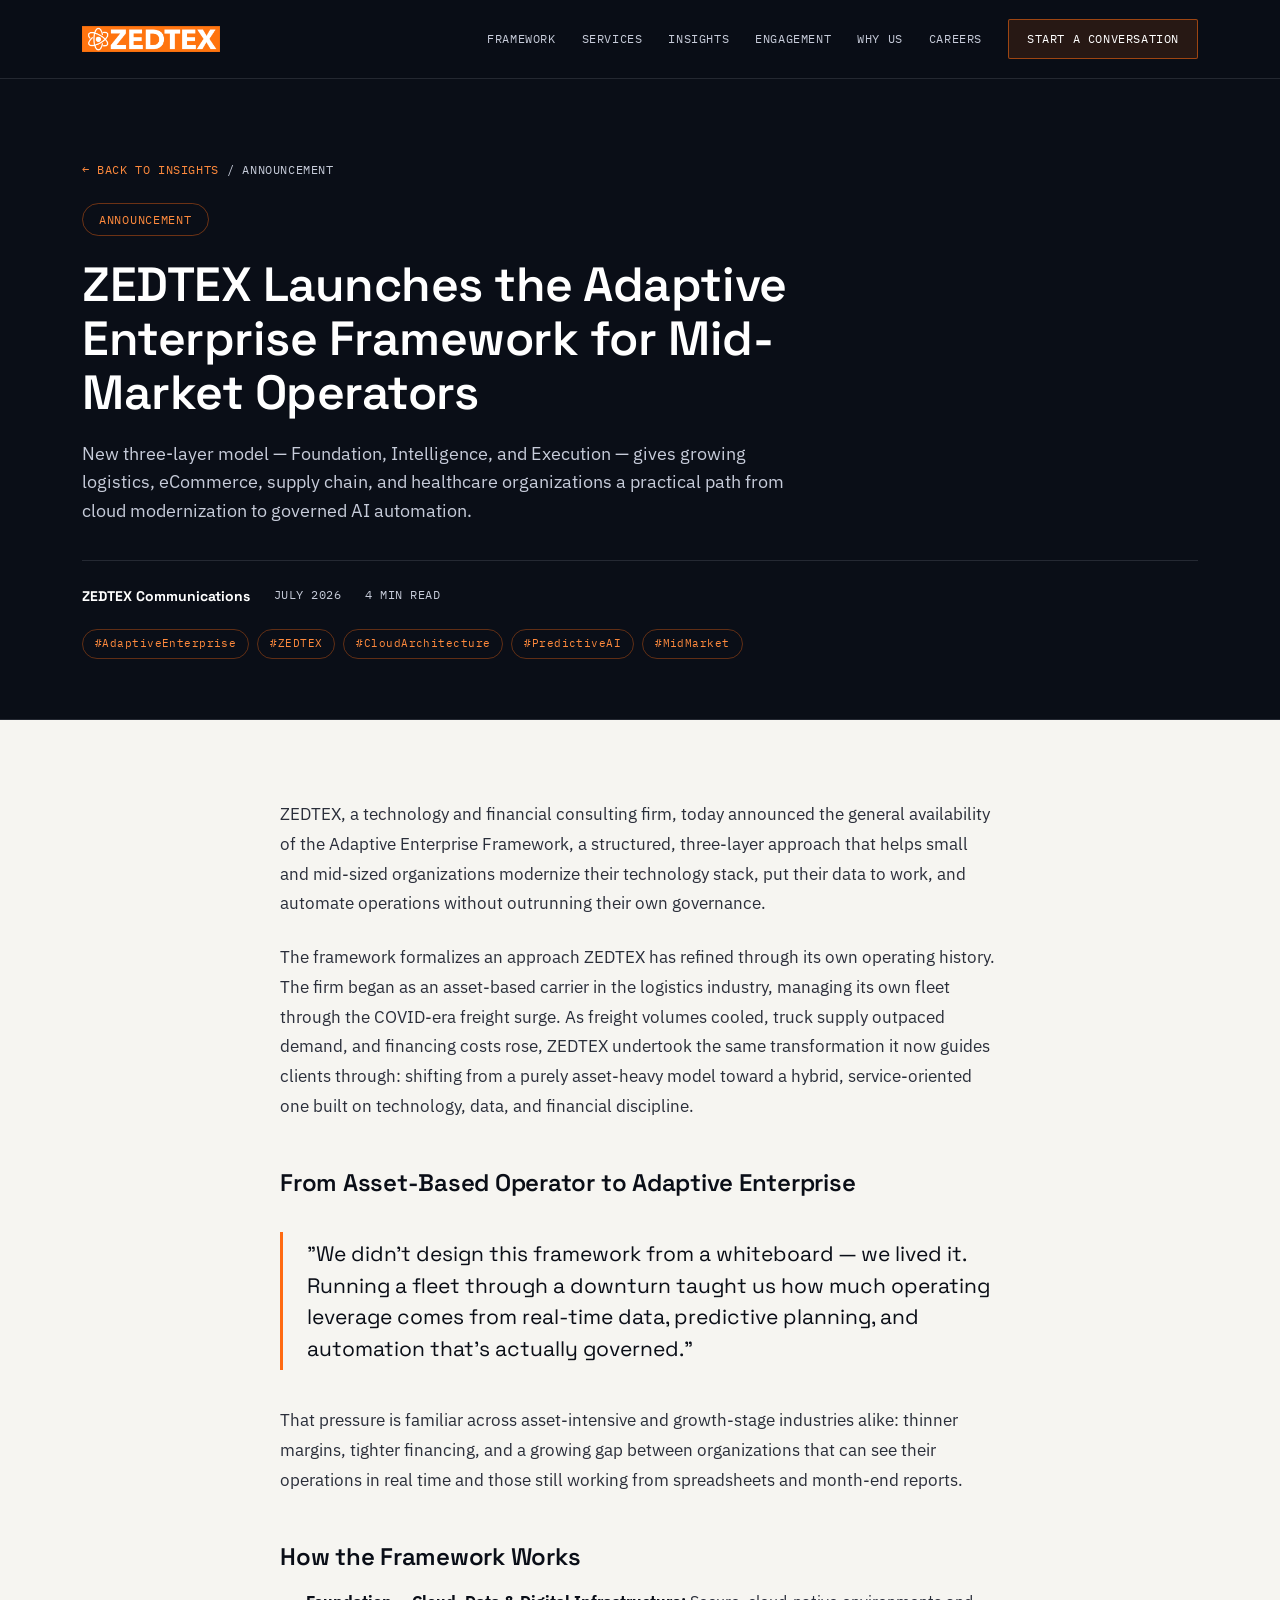
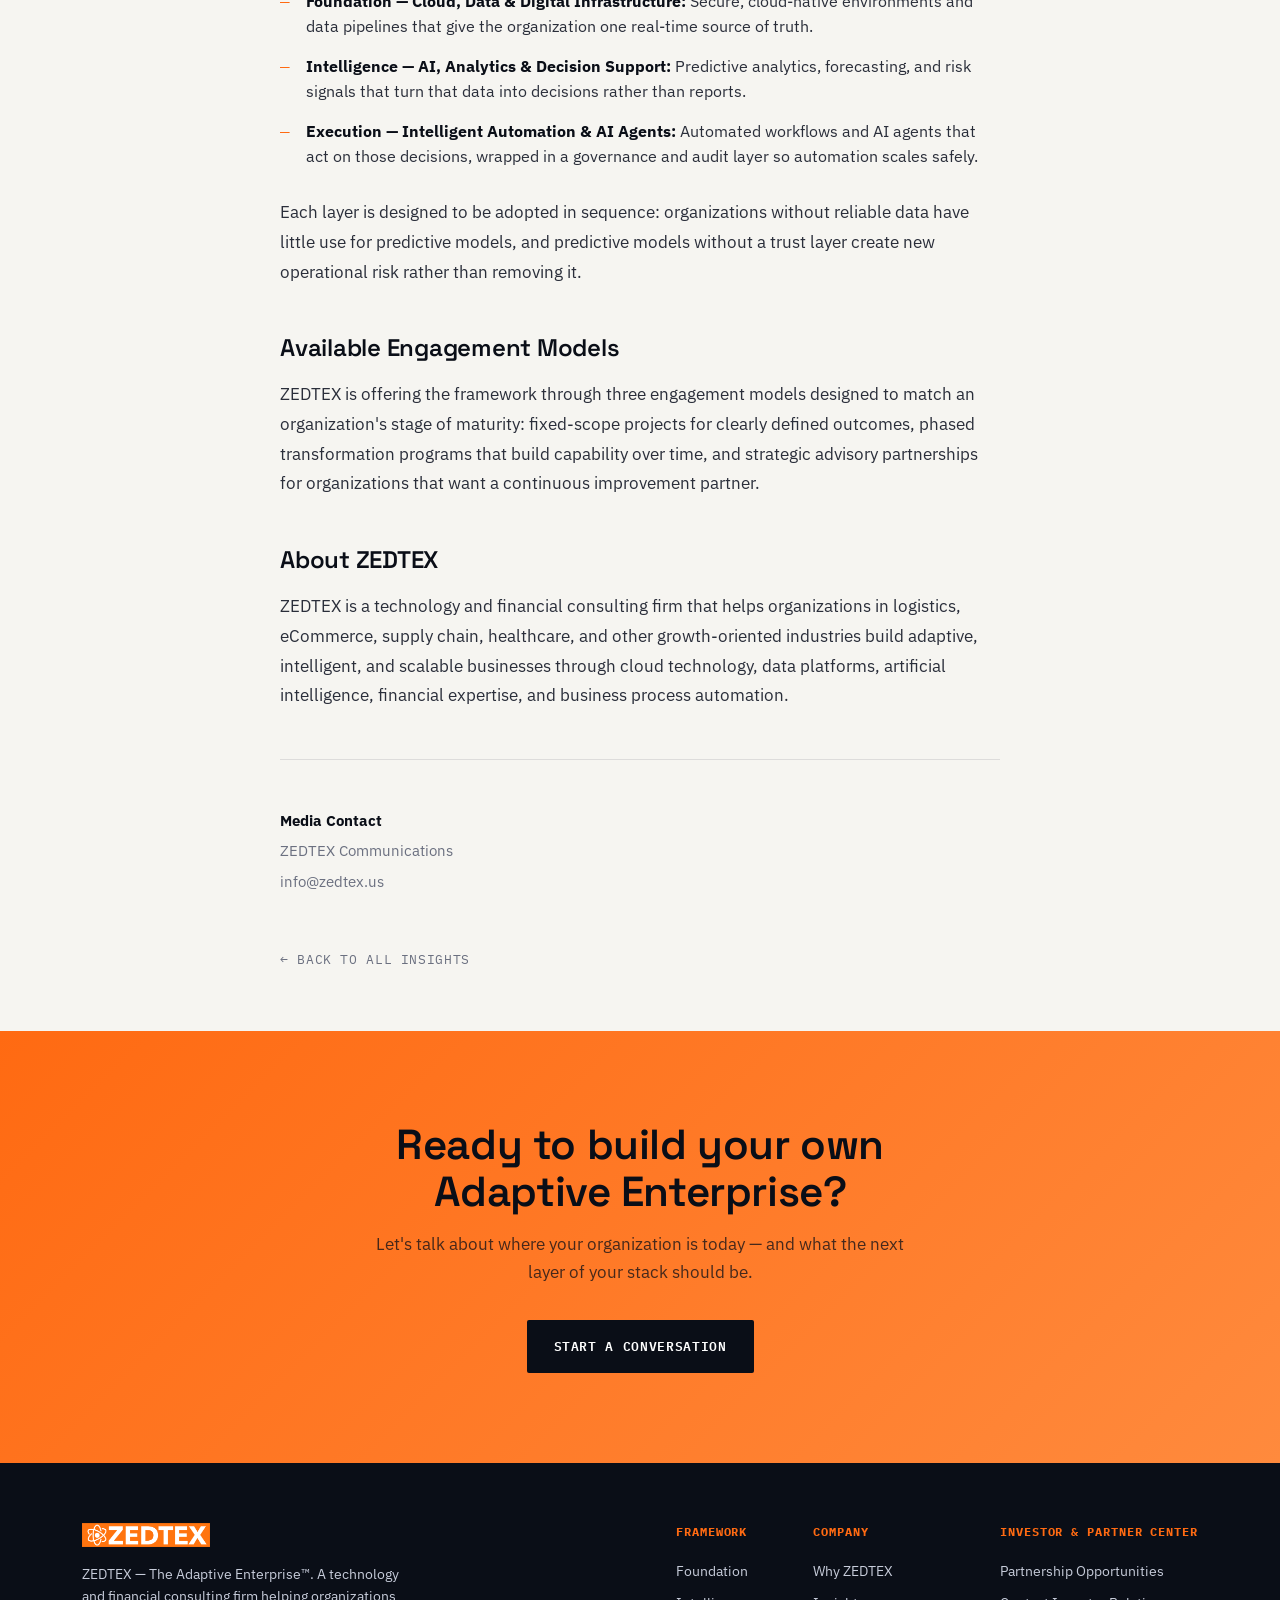
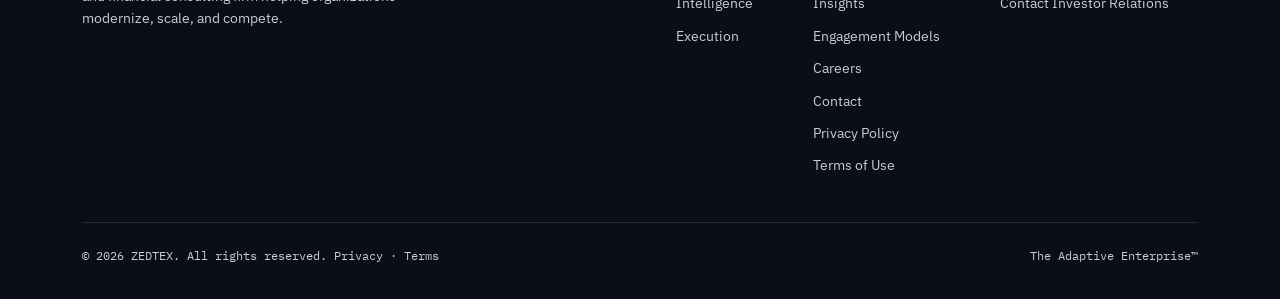
<file: articles/zedtex-launches-adaptive-enterprise-framework.html>
<!DOCTYPE html>
<html lang="en">
<head>
<!-- Google tag (gtag.js) -->
<script async src="https://www.googletagmanager.com/gtag/js?id=G-9G9MPFSMP6"></script>
<script>
  window.dataLayer = window.dataLayer || [];
  function gtag(){dataLayer.push(arguments);}
  gtag('js', new Date());

  gtag('config', 'G-9G9MPFSMP6');
</script>
<meta charset="UTF-8">
<meta name="viewport" content="width=device-width, initial-scale=1.0">
<title>Adaptive Enterprise Framework | ZEDTEX Insights</title>
<meta name="description" content="ZEDTEX launches the Adaptive Enterprise Framework: Foundation, Intelligence, and Execution for mid-market operators in logistics, eCommerce, and healthcare.">
<meta name="author" content="ZEDTEX">
<meta name="robots" content="index,follow">
<meta name="theme-color" content="#0A0E17">
<link rel="canonical" href="https://www.zedtex.us/articles/zedtex-launches-adaptive-enterprise-framework.html">
<link rel="icon" href="/favicon.ico" sizes="any">
<link rel="apple-touch-icon" href="../assets/apple-touch-icon.png">
<meta property="og:type" content="article">
<meta property="og:site_name" content="ZEDTEX">
<meta property="og:title" content="Adaptive Enterprise Framework | ZEDTEX Insights">
<meta property="og:description" content="ZEDTEX launches the Adaptive Enterprise Framework: Foundation, Intelligence, and Execution for mid-market operators in logistics, eCommerce, and healthcare.">
<meta property="og:url" content="https://www.zedtex.us/articles/zedtex-launches-adaptive-enterprise-framework.html">
<meta property="og:image" content="https://www.zedtex.us/assets/carousel1.png">
<meta property="article:published_time" content="2026-07-01">
<meta property="article:author" content="ZEDTEX Communications">
<meta name="twitter:card" content="summary_large_image">
<meta name="twitter:title" content="Adaptive Enterprise Framework | ZEDTEX Insights">
<meta name="twitter:description" content="ZEDTEX launches the Adaptive Enterprise Framework: Foundation, Intelligence, and Execution for mid-market operators in logistics, eCommerce, and healthcare.">
<meta name="twitter:image" content="https://www.zedtex.us/assets/carousel1.png">
<link rel="preconnect" href="https://fonts.googleapis.com">
<link rel="preconnect" href="https://fonts.gstatic.com" crossorigin>
<link href="https://fonts.googleapis.com/css2?family=Space+Grotesk:wght@500;600;700&family=IBM+Plex+Sans:wght@400;500;600&family=IBM+Plex+Mono:wght@400;500&display=swap" rel="stylesheet">
<link rel="stylesheet" href="../assets/style.css">
<script type="application/ld+json">
{
  "@context": "https://schema.org",
  "@type": "Article",
  "headline": "ZEDTEX Launches the Adaptive Enterprise Framework for Mid-Market Operators",
  "description": "ZEDTEX launches the Adaptive Enterprise Framework: Foundation, Intelligence, and Execution for mid-market operators in logistics, eCommerce, and healthcare.",
  "image": "https://www.zedtex.us/assets/carousel1.png",
  "datePublished": "2026-07-01",
  "dateModified": "2026-07-01",
  "author": { "@type": "Organization", "name": "ZEDTEX Communications" },
  "publisher": {
    "@type": "Organization",
    "name": "ZEDTEX",
    "logo": { "@type": "ImageObject", "url": "https://www.zedtex.us/assets/logo.png" }
  },
  "mainEntityOfPage": "https://www.zedtex.us/articles/zedtex-launches-adaptive-enterprise-framework.html"
}
</script>
</head>
<body>

<!-- ============ NAV ============ -->
<nav class="nav">
  <div class="wrap">
    <a href="../index.html#top" class="nav-logo"><img src="../assets/logo.png" alt="ZEDTEX"></a>
    <button class="nav-toggle" id="navToggle" aria-label="Toggle menu"><span></span><span></span><span></span></button>
    <div class="nav-links" id="navLinks">
      <a href="../index.html#framework">Framework</a>
      <a href="../index.html#deliver">Services</a>
      <a href="../index.html#insights">Insights</a>
      <a href="../index.html#engage">Engagement</a>
      <a href="../index.html#why">Why Us</a>
      <a href="../index.html#careers">Careers</a>
      <a href="../index.html#contact" class="nav-cta js-open-contact">Start a Conversation</a>
    </div>
  </div>
</nav>

<!-- ============ ARTICLE HERO ============ -->
<header class="article-hero">
  <div class="wrap">
    <div class="article-crumb">
      <a href="../index.html#insights">← Back to Insights</a>
      <span>/</span>
      <span>Announcement</span>
    </div>
    <span class="tag">Announcement</span>
    <h1>ZEDTEX Launches the Adaptive Enterprise Framework for Mid-Market Operators</h1>
    <p class="article-dek">New three-layer model — Foundation, Intelligence, and Execution — gives growing logistics, eCommerce, supply chain, and healthcare organizations a practical path from cloud modernization to governed AI automation.</p>
    <div class="article-meta">
      <span><b>ZEDTEX Communications</b></span>
      <span>July 2026</span>
      <span>4 min read</span>
    </div>
    <div class="article-tags">
      <span>#AdaptiveEnterprise</span>
      <span>#ZEDTEX</span>
      <span>#CloudArchitecture</span>
      <span>#PredictiveAI</span>
      <span>#MidMarket</span>
    </div>
  </div>
</header>

<!-- ============ ARTICLE BODY ============ -->
<section class="article-body">
  <div class="wrap">
    <div class="article-body-inner">

      <p>ZEDTEX, a technology and financial consulting firm, today announced the general availability of the Adaptive Enterprise Framework, a structured, three-layer approach that helps small and mid-sized organizations modernize their technology stack, put their data to work, and automate operations without outrunning their own governance.</p>

      <p>The framework formalizes an approach ZEDTEX has refined through its own operating history. The firm began as an asset-based carrier in the logistics industry, managing its own fleet through the COVID-era freight surge. As freight volumes cooled, truck supply outpaced demand, and financing costs rose, ZEDTEX undertook the same transformation it now guides clients through: shifting from a purely asset-heavy model toward a hybrid, service-oriented one built on technology, data, and financial discipline.</p>

      <h2>From Asset-Based Operator to Adaptive Enterprise</h2>
      <div class="article-pull">
        "We didn't design this framework from a whiteboard — we lived it. Running a fleet through a downturn taught us how much operating leverage comes from real-time data, predictive planning, and automation that's actually governed."
      </div>
      <p>That pressure is familiar across asset-intensive and growth-stage industries alike: thinner margins, tighter financing, and a growing gap between organizations that can see their operations in real time and those still working from spreadsheets and month-end reports.</p>

      <h2>How the Framework Works</h2>
      <ul>
        <li><b>Foundation — Cloud, Data &amp; Digital Infrastructure:</b> Secure, cloud-native environments and data pipelines that give the organization one real-time source of truth.</li>
        <li><b>Intelligence — AI, Analytics &amp; Decision Support:</b> Predictive analytics, forecasting, and risk signals that turn that data into decisions rather than reports.</li>
        <li><b>Execution — Intelligent Automation &amp; AI Agents:</b> Automated workflows and AI agents that act on those decisions, wrapped in a governance and audit layer so automation scales safely.</li>
      </ul>
      <p>Each layer is designed to be adopted in sequence: organizations without reliable data have little use for predictive models, and predictive models without a trust layer create new operational risk rather than removing it.</p>

      <h2>Available Engagement Models</h2>
      <p>ZEDTEX is offering the framework through three engagement models designed to match an organization's stage of maturity: fixed-scope projects for clearly defined outcomes, phased transformation programs that build capability over time, and strategic advisory partnerships for organizations that want a continuous improvement partner.</p>

      <h2>About ZEDTEX</h2>
      <p>ZEDTEX is a technology and financial consulting firm that helps organizations in logistics, eCommerce, supply chain, healthcare, and other growth-oriented industries build adaptive, intelligent, and scalable businesses through cloud technology, data platforms, artificial intelligence, financial expertise, and business process automation.</p>

      <hr class="article-divider">

      <div class="article-contact-block">
        <p><b>Media Contact</b></p>
        <p>ZEDTEX Communications</p>
        <p>info@zedtex.us</p>
      </div>

      <a href="../index.html#insights" class="article-back">← Back to all Insights</a>
    </div>
  </div>
</section>

<!-- ============ CTA ============ -->
<section class="cta" id="contact">
  <div class="wrap">
    <h2>Ready to build your own<br>Adaptive Enterprise?</h2>
    <p>Let's talk about where your organization is today — and what the next layer of your stack should be.</p>
    <a href="#contact" class="btn btn-primary js-open-contact">Start a Conversation</a>
  </div>
</section>

<!-- ============ FOOTER ============ -->
<footer>
  <div class="wrap">
    <div class="foot-top">
      <div>
        <img src="../assets/logo.png" alt="ZEDTEX">
        <p>ZEDTEX — The Adaptive Enterprise™. A technology and financial consulting firm helping organizations modernize, scale, and compete.</p>
      </div>
      <div class="foot-links">
        <div class="foot-col">
          <b>Framework</b>
          <a href="../index.html#framework">Foundation</a>
          <a href="../index.html#framework">Intelligence</a>
          <a href="../index.html#framework">Execution</a>
        </div>
        <div class="foot-col">
          <b>Company</b>
          <a href="../index.html#why">Why ZEDTEX</a>
          <a href="../index.html#insights">Insights</a>
          <a href="../index.html#engage">Engagement Models</a>
          <a href="../index.html#careers">Careers</a>
          <a href="../index.html#contact">Contact</a>
          <a href="../privacy.html">Privacy Policy</a>
          <a href="../terms.html">Terms of Use</a>
        </div>
        <div class="foot-col">
          <b>Investor &amp; Partner Center</b>
          <a href="#contact" class="js-open-contact">Partnership Opportunities</a>
          <a href="#contact" class="js-open-contact">Contact Investor Relations</a>
        </div>
      </div>
    </div>
    <div class="foot-bottom">
      <span>© 2026 ZEDTEX. All rights reserved. <a href="../privacy.html">Privacy</a> · <a href="../terms.html">Terms</a></span>
      <span>The Adaptive Enterprise™</span>
    </div>
  </div>
</footer>

<!-- ============ CONTACT MODAL ============ -->
<div class="modal-overlay" id="contactOverlay" aria-hidden="true">
  <div class="modal" role="dialog" aria-modal="true" aria-labelledby="contactModalTitle">
    <button class="modal-close" id="contactClose" aria-label="Close">✕</button>

    <div class="modal-head">
      <span class="eyebrow on-dark">Start a Conversation</span>
      <h3 id="contactModalTitle">Tell us about your organization.</h3>
      <p>Share a few details and we'll route your message to our team at <b>info@zedtex.us</b>.</p>
    </div>

    <form id="contactForm" class="modal-form" novalidate>
      <label>
        <span>Full Name <em>*</em></span>
        <input type="text" name="name" id="cf-name" required autocomplete="name">
      </label>
      <label>
        <span>Email <em>*</em></span>
        <input type="email" name="email" id="cf-email" required autocomplete="email">
      </label>
      <label>
        <span>Phone <em class="optional">(optional)</em></span>
        <input type="tel" name="phone" id="cf-phone" autocomplete="tel">
      </label>
      <label>
        <span>Message <em>*</em></span>
        <textarea name="message" id="cf-message" rows="4" required></textarea>
      </label>

      <div id="contactTurnstile" class="contact-turnstile"></div>

      <div class="modal-error" id="contactError" hidden>Please fill in your name, email, and message.</div>

      <button type="submit" class="btn btn-primary modal-submit">Send Message</button>
      <p class="modal-note">Send Message delivers your note to the ZEDTEX team at info@zedtex.us. We reply to the email address you enter.</p>
    </form>
  </div>
</div>

<script src="../assets/script.js"></script>
</body>
</html>
</file>
<file: assets/style.css>
/* ================================
   ZEDTEX — The Adaptive Enterprise
   Design tokens   Changes made on 2026-07-29
================================= */
:root{
  --ink:        #0A0E17;   /* primary dark bg */
  --ink-2:      #121826;   /* raised dark surface */
  --ink-3:      #1B2333;   /* border/divider on dark */
  --paper:      #F6F5F1;   /* light bg */
  --paper-2:    #ECEAE3;   /* raised light surface */
  --slate:      #2A2E3A;   /* body text on light */
  --slate-soft: #6B7080;   /* muted text on light */
  --mist:       #C7CCDA;   /* muted text on dark */
  --orange:     #FF6A12;   /* brand */
  --orange-2:   #FF8A3D;   /* brand hover/lighter */
  --cyan:       #3FE3D0;   /* data/tech accent */
  --line-light: rgba(42,46,58,0.12);
  --line-dark:  rgba(199,204,218,0.14);

  --f-display: 'Space Grotesk', 'Arial Narrow', sans-serif;
  --f-body:    'IBM Plex Sans', -apple-system, sans-serif;
  --f-mono:    'IBM Plex Mono', ui-monospace, monospace;

  --container: 1180px;
}

*{box-sizing:border-box; margin:0; padding:0;}
html{scroll-behavior:smooth;}
body{
  font-family:var(--f-body);
  background:var(--paper);
  color:var(--slate);
  line-height:1.6;
  -webkit-font-smoothing:antialiased;
  overflow-x:hidden;
}
img{max-width:100%; display:block;}
a{color:inherit; text-decoration:none;}
ul{list-style:none;}
section{position:relative;}
.wrap{
  max-width:var(--container);
  margin:0 auto;
  padding:0 32px;
}
@media (max-width:640px){ .wrap{padding:0 20px;} }

.eyebrow{
  font-family:var(--f-mono);
  font-size:12px;
  letter-spacing:0.18em;
  text-transform:uppercase;
  color:var(--orange);
  display:flex;
  align-items:center;
  gap:10px;
  margin-bottom:16px;
}
.eyebrow::before{
  content:'';
  width:22px; height:1px;
  background:var(--orange);
  display:inline-block;
}
.eyebrow.on-dark{ color:var(--orange-2); }

h1,h2,h3,h4{
  font-family:var(--f-display);
  font-weight:600;
  letter-spacing:-0.01em;
  color:var(--ink);
}
.on-dark h1, .on-dark h2, .on-dark h3, .on-dark p{ color:#fff; }

h2{ font-size:clamp(28px,3.4vw,42px); line-height:1.12; }
h2 .accent{ color:var(--orange); }
p.lede{ font-size:18px; color:var(--slate-soft); max-width:640px; }
.on-dark p.lede{ color:var(--mist); }

/* ---------- Nav ---------- */
.nav{
  position:fixed; top:0; left:0; right:0; z-index:100;
  background:rgba(10,14,23,0.82);
  backdrop-filter:blur(10px);
  border-bottom:1px solid var(--line-dark);
}
.nav .wrap{
  display:flex; align-items:center; justify-content:space-between;
  height:78px;
}
.nav-logo img{ height:26px; width:auto; }
.nav-links{ display:flex; gap:26px; align-items:center; }
.nav-links a{
  font-family:var(--f-mono);
  font-size:12px;
  letter-spacing:0.05em;
  text-transform:uppercase;
  color:var(--mist);
  transition:color .2s ease;
  white-space:nowrap;
}
.nav-links a:hover{ color:#fff; }
.nav-cta{
  border:1px solid rgba(255,106,18,0.55);
  padding:9px 18px;
  border-radius:2px;
  color:#fff !important;
  background:rgba(255,106,18,0.12);
}
.nav-cta:hover{ background:var(--orange); border-color:var(--orange); }
.nav-toggle{ display:none; }

@media (max-width:1040px){
  .nav-links{
    position:fixed; top:78px; left:0; right:0;
    background:var(--ink); flex-direction:column; align-items:flex-start;
    gap:0; padding:8px 24px 20px;
    border-bottom:1px solid var(--line-dark);
    transform:translateY(-140%); transition:transform .3s ease;
  }
  .nav-links.open{ transform:translateY(0); }
  .nav-links a{ padding:14px 0; width:100%; border-bottom:1px solid var(--line-dark); }
  .nav-toggle{
    display:flex; flex-direction:column; gap:5px; background:none; border:0; cursor:pointer; padding:8px;
  }
  .nav-toggle span{ width:22px; height:2px; background:#fff; display:block; }
}

/* ---------- Hero ---------- */
.hero{
  background:
    radial-gradient(1100px 600px at 78% -10%, rgba(255,106,18,0.16), transparent 60%),
    radial-gradient(900px 500px at 15% 110%, rgba(63,227,208,0.10), transparent 55%),
    var(--ink);
  padding:170px 0 110px;
  overflow:hidden;
  border-bottom:1px solid var(--line-dark);
}
.hero .wrap{
  display:grid;
  grid-template-columns:1.15fr 0.85fr;
  gap:56px;
  align-items:center;
}
.hero-copy h1{
  font-size:clamp(40px,5.4vw,68px);
  line-height:1.03;
  color:#fff;
}
.hero-copy h1 span{ color:var(--orange); }
.hero-copy p.lede{ margin:26px 0 38px; }
.hero-tag{
  font-family:var(--f-mono);
  font-size:13px;
  color:var(--cyan);
  margin-top:34px;
  letter-spacing:0.02em;
}
.hero-ctas{ display:flex; gap:16px; flex-wrap:wrap; }
.btn{
  font-family:var(--f-mono);
  font-size:13px;
  letter-spacing:0.05em;
  text-transform:uppercase;
  padding:15px 26px;
  border-radius:2px;
  display:inline-flex;
  align-items:center;
  gap:10px;
  cursor:pointer;
  border:1px solid transparent;
  transition:transform .18s ease, background .18s ease, border-color .18s ease;
}
.btn:hover{ transform:translateY(-2px); }
.btn-primary{ background:var(--orange); color:#0A0E17; font-weight:600; }
.btn-primary:hover{ background:var(--orange-2); }
.btn-ghost{ border-color:rgba(255,255,255,0.25); color:#fff; }
.btn-ghost:hover{ border-color:#fff; }
.btn-ghost.dark{ border-color:var(--line-light); color:var(--ink); }
.btn-ghost.dark:hover{ border-color:var(--ink); }

.hero-visual{ position:relative; }
.hero-visual .frame{
  position:relative;
  border-radius:6px;
  overflow:hidden;
  border:1px solid var(--line-dark);
  box-shadow:0 40px 90px -30px rgba(0,0,0,0.65);
}
.hero-visual img{ width:100%; height:100%; object-fit:cover; opacity:0.96; }
.hero-visual .frame::after{
  content:'';
  position:absolute; inset:0;
  background:linear-gradient(180deg, rgba(10,14,23,0) 40%, rgba(10,14,23,0.85) 100%);
}
.hero-visual-cap{
  position:absolute; left:20px; right:20px; bottom:16px; z-index:2;
  font-family:var(--f-mono); font-size:11.5px; letter-spacing:0.05em;
  color:var(--mist); text-transform:uppercase;
  display:flex; justify-content:space-between;
}
.hero-stats{
  display:flex; gap:34px; margin-top:44px; flex-wrap:wrap;
}
.hero-stats div{ border-left:1px solid var(--line-dark); padding-left:16px; }
.hero-stats b{ display:block; font-family:var(--f-display); font-size:26px; color:#fff; }
.hero-stats span{ font-family:var(--f-mono); font-size:11.5px; color:var(--mist); text-transform:uppercase; letter-spacing:0.04em; }

@media (max-width:900px){
  .hero .wrap{ grid-template-columns:1fr; }
  .hero{ padding:140px 0 70px; }
}

/* ---------- Intro / context ---------- */
.intro{ padding:110px 0; background:var(--paper); }
.intro-grid{
  display:grid;
  grid-template-columns:0.9fr 1.1fr;
  gap:64px;
}
.intro-body p{ color:var(--slate-soft); font-size:16.5px; margin-bottom:18px; }
.intro-body p:last-child{ margin-bottom:0; }
@media (max-width:860px){ .intro-grid{ grid-template-columns:1fr; gap:28px; } }

/* ---------- Vision / Mission ---------- */
.vm{ background:var(--ink); padding:100px 0; border-top:1px solid var(--line-dark); border-bottom:1px solid var(--line-dark); }
.vm-grid{ display:grid; grid-template-columns:1fr 1fr; gap:2px; background:var(--line-dark); border:1px solid var(--line-dark); }
.vm-card{ background:var(--ink); padding:48px 44px; }
.vm-card .num{ font-family:var(--f-mono); color:var(--orange); font-size:13px; letter-spacing:0.1em; margin-bottom:18px; display:block; }
.vm-card h3{ font-size:24px; margin-bottom:16px; color:#fff; }
.vm-card p{ color:var(--mist); font-size:15.5px; }
@media (max-width:760px){ .vm-grid{ grid-template-columns:1fr; } }

/* ---------- Framework (pyramid layers) ---------- */
.framework{ padding:120px 0 100px; background:var(--paper); }
.framework-head{ display:flex; justify-content:space-between; align-items:flex-end; gap:40px; margin-bottom:64px; flex-wrap:wrap; }

.stack{ position:relative; }
.stack::before{ /* the "highway" connecting line */
  content:'';
  position:absolute;
  left:29px; top:14px; bottom:14px;
  width:2px;
  background:linear-gradient(180deg, var(--cyan), var(--orange));
  opacity:0.35;
}
.layer{
  position:relative;
  display:grid;
  grid-template-columns:60px 1fr 340px;
  gap:36px;
  align-items:start;
  padding:34px 0;
  border-bottom:1px solid var(--line-light);
}
.layer:first-child{ padding-top:0; }
.layer:last-child{ border-bottom:none; }
.layer-marker{
  width:60px; height:60px;
  border-radius:50%;
  background:var(--ink);
  border:1px solid var(--line-dark);
  display:flex; align-items:center; justify-content:center;
  font-family:var(--f-mono); font-size:11px; color:var(--cyan);
  letter-spacing:0.04em;
  text-align:center;
  flex-direction:column;
  position:relative; z-index:1;
}
.layer-marker b{ color:#fff; font-size:15px; display:block; font-family:var(--f-display); }
.layer-body h3{ font-size:24px; margin-bottom:6px; }
.layer-body .layer-alias{ font-family:var(--f-mono); font-size:12px; color:var(--orange); text-transform:uppercase; letter-spacing:0.08em; margin-bottom:14px; display:block; }
.layer-body p{ color:var(--slate-soft); font-size:15.5px; max-width:600px; }
.layer-figure{ align-self:center; border-radius:4px; overflow:hidden; border:1px solid var(--line-light); }
.layer-figure img{ width:100%; }
@media (max-width:900px){
  .layer{ grid-template-columns:44px 1fr; }
  .layer-figure{ grid-column:1/-1; margin-top:14px; max-width:340px; }
  .stack::before{ left:21px; }
  .layer-marker{ width:44px; height:44px; font-size:9px; }
  .layer-marker b{ font-size:12px; }
}

/* ---------- Deliverables ---------- */
.deliver{ background:var(--ink-2); padding:110px 0; border-top:1px solid var(--line-dark); }
.deliver h2{ color:#fff; }
.deliver-grid{ max-width:760px; }
.deliver-list{ display:grid; grid-template-columns:1fr 1fr; gap:0; border-top:1px solid var(--line-dark); margin-top:36px; }
.deliver-list li{
  padding:16px 4px;
  border-bottom:1px solid var(--line-dark);
  font-size:14.5px;
  color:var(--mist);
  display:flex; gap:12px; align-items:baseline;
}
.deliver-list li::before{
  content:'—';
  color:var(--orange);
  font-family:var(--f-mono);
}
@media (max-width:640px){
  .deliver-list{ grid-template-columns:1fr; }
}

/* ---------- Figure (annotated image block) ---------- */
.figure{ margin-top:96px; padding-top:80px; border-top:1px solid var(--line-dark); }
.figure-caption{ max-width:680px; margin:0 auto 44px; text-align:center; }
.figure-caption h3{ font-size:clamp(24px,2.6vw,32px); margin:14px 0 16px; color:#fff; }
.figure-caption p{ color:var(--mist); font-size:15.5px; }
.figure-caption .eyebrow{ justify-content:center; }
.figure-media{
  border-radius:6px; overflow:hidden; border:1px solid var(--line-dark);
  box-shadow:0 40px 90px -35px rgba(0,0,0,0.65);
  max-width:960px; margin:0 auto;
}
.figure-legend{
  display:grid; grid-template-columns:repeat(3,1fr); gap:32px;
  max-width:960px; margin:44px auto 0;
  padding-top:36px; border-top:1px solid var(--line-dark);
}
.figure-legend .tag{
  font-family:var(--f-mono); font-size:11px; letter-spacing:0.08em; text-transform:uppercase;
  color:var(--cyan); display:block; margin-bottom:10px;
}
.figure-legend b{ display:block; color:#fff; font-family:var(--f-display); font-size:16px; margin-bottom:8px; line-height:1.3; }
.figure-legend p{ color:var(--mist); font-size:13.5px; }
@media (max-width:820px){
  .figure-legend{ grid-template-columns:1fr; gap:26px; }
}

/* ---------- Industries ---------- */
.industries{ padding:70px 0; background:var(--ink-2); border-top:1px solid var(--line-dark); }
.industries h2.eyebrow{
  font-weight:500;
  color:var(--orange-2);
  font-size:12px;
  line-height:1.4;
  letter-spacing:0.18em;
}
.chip-row{ display:flex; flex-wrap:wrap; gap:14px; }
.chip{
  font-family:var(--f-mono); font-size:12.5px; letter-spacing:0.04em; text-transform:uppercase;
  color:var(--mist); border:1px solid var(--line-dark); padding:12px 20px; border-radius:30px;
}
.chip b{ color:var(--orange); font-weight:600; }

/* ---------- Contact Modal ---------- */
.modal-overlay{
  position:fixed; inset:0; z-index:200;
  background:rgba(6,8,14,0.72);
  backdrop-filter:blur(4px);
  display:flex; align-items:center; justify-content:center;
  padding:24px;
  opacity:0; visibility:hidden;
  transition:opacity .25s ease, visibility .25s ease;
}
.modal-overlay.open{ opacity:1; visibility:visible; }

.modal{
  position:relative;
  width:100%; max-width:460px;
  max-height:90vh;
  overflow-y:auto;
  background:var(--ink-2);
  border:1px solid var(--line-dark);
  border-radius:8px;
  padding:40px 36px 32px;
  transform:translateY(16px);
  transition:transform .25s ease;
  box-shadow:0 60px 120px -30px rgba(0,0,0,0.7);
}
.modal-overlay.open .modal{ transform:translateY(0); }

.modal-close{
  position:absolute; top:18px; right:18px;
  width:34px; height:34px; border-radius:50%;
  background:transparent; border:1px solid var(--line-dark); color:var(--mist);
  cursor:pointer; font-size:14px;
  display:flex; align-items:center; justify-content:center;
  transition:background .2s ease, color .2s ease, border-color .2s ease;
}
.modal-close:hover{ background:var(--orange); border-color:var(--orange); color:#0A0E17; }

.modal-head .eyebrow{ margin-bottom:14px; }
.modal-head h3{ color:#fff; font-size:24px; margin-bottom:10px; }
.modal-head p{ color:var(--mist); font-size:14.5px; margin-bottom:26px; }
.modal-head p b{ color:#fff; }

.modal-form{ display:flex; flex-direction:column; gap:16px; }
.modal-form label{ display:flex; flex-direction:column; gap:7px; }
.modal-form label span{
  font-family:var(--f-mono); font-size:11.5px; letter-spacing:0.06em; text-transform:uppercase;
  color:var(--mist);
}
.modal-form label em{ color:var(--orange-2); font-style:normal; }
.modal-form label em.optional{ color:var(--mist); }
.modal-form input, .modal-form textarea{
  font-family:var(--f-body); font-size:15px;
  background:var(--ink); border:1px solid var(--line-dark); border-radius:4px;
  padding:12px 14px; color:#fff;
  transition:border-color .2s ease;
  resize:vertical;
}
.modal-form input:focus, .modal-form textarea:focus{
  outline:none; border-color:var(--orange);
}
.modal-error{
  font-family:var(--f-mono); font-size:12.5px; color:#FF8A8A;
  background:rgba(255,80,80,0.08); border:1px solid rgba(255,80,80,0.25);
  padding:10px 12px; border-radius:4px;
}
.modal-success{
  font-size:14.5px; line-height:1.55; color:#fff;
  background:rgba(63,227,208,0.08); border:1px solid rgba(63,227,208,0.35);
  padding:14px; border-radius:4px;
}
.modal-form.is-sent > label,
.modal-form.is-sent > .modal-submit,
.modal-form.is-sent > .modal-note,
.modal-form.is-sent > .modal-error,
.modal-form.is-sent > .contact-turnstile{ display:none; }
.contact-turnstile{
  display:flex; justify-content:center; align-items:center;
  min-height:78px; padding:10px 8px;
  background:var(--ink); border:1px solid var(--line-dark); border-radius:4px;
}
.contact-turnstile iframe{ max-width:100%; }
.modal-submit{ justify-content:center; margin-top:6px; }
.modal-submit:disabled{ opacity:0.7; cursor:progress; }
.modal-note{ font-size:12.5px; color:var(--mist); text-align:center; margin-top:4px; }
.hp-field{
  position:absolute; width:1px; height:1px; padding:0; margin:-1px;
  overflow:hidden; clip:rect(0,0,0,0); white-space:nowrap; border:0;
}

@media (max-width:480px){
  .modal{ padding:32px 22px 26px; }
}

/* ---------- Insights Carousel ---------- */
.insights{ background:var(--ink); padding:110px 0 120px; border-top:1px solid var(--line-dark); overflow:hidden; }
.insights-head{
  display:flex; justify-content:space-between; align-items:flex-end; gap:32px;
  margin-bottom:48px; flex-wrap:wrap;
}
.insights-head .lede{ margin-top:18px; }
.insights-nav{ display:flex; gap:10px; flex-shrink:0; }
.insights-arrow{
  width:48px; height:48px; border-radius:50%;
  border:1px solid var(--line-dark);
  background:transparent;
  color:#fff;
  font-size:16px;
  cursor:pointer;
  display:flex; align-items:center; justify-content:center;
  transition:background .2s ease, border-color .2s ease, transform .15s ease;
}
.insights-arrow:hover{ background:var(--orange); border-color:var(--orange); transform:translateY(-2px); }
.insights-arrow:disabled{ opacity:0.3; cursor:default; }
.insights-arrow:disabled:hover{ background:transparent; border-color:var(--line-dark); transform:none; }

.insights-track-wrap{ margin:0 -32px; padding:0 32px; }
.insights-track{
  display:flex;
  gap:24px;
  overflow-x:auto;
  scroll-snap-type:x proximity;
  scroll-behavior:smooth;
  -ms-overflow-style:none;
  scrollbar-width:none;
  padding-bottom:4px;
}
.insights-track::-webkit-scrollbar{ display:none; }

.insight-card{
  flex:0 0 auto;
  width:280px;
  scroll-snap-align:start;
  border:1px solid var(--line-dark);
  border-radius:6px;
  overflow:hidden;
  background:var(--ink-2);
  transition:transform .2s ease, border-color .2s ease;
}
.insight-card:hover{ transform:translateY(-6px); border-color:rgba(255,106,18,0.4); }
.insight-thumb{
  height:170px;
  position:relative;
  background-size:cover;
}
.insight-thumb::after{
  content:'';
  position:absolute; inset:0;
  background-image:url("data:image/svg+xml;utf8,<svg xmlns='http://www.w3.org/2000/svg' width='120' height='120'><filter id='n'><feTurbulence type='fractalNoise' baseFrequency='0.9' numOctaves='2' stitchTiles='stitch'/></filter><rect width='100%25' height='100%25' filter='url(%23n)' opacity='0.35'/></svg>");
  mix-blend-mode:overlay;
  opacity:0.5;
}
.thumb-a{ background:linear-gradient(150deg, #FF6A12, #7A2E06 70%); }
.thumb-b{ background:linear-gradient(150deg, #123B45, #3FE3D0 120%); }
.thumb-c{ background:linear-gradient(150deg, #1B2333, #4A5578); }
.thumb-d{ background:linear-gradient(150deg, #FF8A3D, #1B2333 85%); }
.thumb-logo{ background:var(--orange); }
.thumb-logo::after{ display:none; }
.thumb-logo img{ width:100%; height:100%; object-fit:cover; display:block; }

.insight-card-link{ display:flex; flex-direction:column; }
.insight-card-link:hover .insight-thumb{ filter:brightness(1.08); }
.insight-read{
  display:flex; align-items:center; gap:6px;
  font-family:var(--f-mono); font-size:11.5px; letter-spacing:0.04em; text-transform:uppercase;
  color:var(--orange-2);
  margin:0 20px 20px; padding-top:14px;
  border-top:1px solid var(--line-dark);
}
.insight-card-link:hover .insight-read{ color:#fff; }
.insight-read .arrow{ transition:transform .2s ease; }
.insight-card-link:hover .insight-read .arrow{ transform:translateX(4px); }

.insight-card .tag{
  display:inline-block;
  font-family:var(--f-mono); font-size:11px; letter-spacing:0.06em; text-transform:uppercase;
  color:var(--orange-2);
  margin:20px 20px 10px;
}
.insight-card h3{
  font-size:16.5px; line-height:1.35; color:#fff;
  margin:0 20px 22px;
  font-weight:500;
}
@media (max-width:640px){
  .insight-card{ width:240px; }
  .insights-nav{ order:-1; }
}

/* ---------- Careers ---------- */
.careers{ background:var(--ink-2); padding:100px 0; border-top:1px solid var(--line-dark); border-bottom:1px solid var(--line-dark); }
.careers-grid{ display:grid; grid-template-columns:1fr 1fr; gap:50px; align-items:center; }
.careers-copy p{ color:var(--mist); font-size:16px; margin-bottom:24px; max-width:440px; }
.careers-jobs{ margin-top:64px; }
@media (max-width:760px){ .careers-grid{ grid-template-columns:1fr; } }
/* Fix visibility by setting main text to white */
.careers h2, 
.text-white {
  color: #ffffff;
}

/* Accent color for 'with us' matching your logo/eyebrow orange */
.accent-orange {
  color: #ff6b00; /* Use your exact brand orange hex code */
}

/* ---------- Engagement ---------- */
.engage{ padding:120px 0; background:var(--paper); }
.engage-grid{ display:grid; grid-template-columns:repeat(3,1fr); gap:28px; margin-top:56px; }
.engage-card{
  background:#fff; border:1px solid var(--line-light); border-radius:6px;
  padding:38px 32px; position:relative;
  transition:transform .2s ease, box-shadow .2s ease;
}
.engage-card:hover{ transform:translateY(-6px); box-shadow:0 30px 60px -30px rgba(10,14,23,0.25); }
.engage-card .tag{ font-family:var(--f-mono); font-size:11.5px; color:var(--orange); text-transform:uppercase; letter-spacing:0.08em; }
.engage-card h3{ font-size:20px; margin:14px 0 12px; }
.engage-card p{ color:var(--slate-soft); font-size:14.5px; }
@media (max-width:900px){ .engage-grid{ grid-template-columns:1fr; } }

/* ---------- Why ZEDTEX ---------- */
.why{ background:var(--ink); padding:120px 0; border-top:1px solid var(--line-dark); }
.why-copy h2{ color:#fff; }
.why-grid{ display:grid; grid-template-columns:1fr 1fr; gap:60px; align-items:center; }
.why-copy p{ color:var(--mist); font-size:16.5px; margin-bottom:20px; }
.why-traits{ display:grid; grid-template-columns:1fr 1fr; gap:20px 30px; margin-top:10px; }
.why-traits div{ border-top:1px solid var(--line-dark); padding-top:14px; }
.why-traits b{ display:block; color:#fff; font-family:var(--f-display); font-size:17px; margin-bottom:4px; }
.why-traits span{ color:var(--mist); font-size:13.5px; }
@media (max-width:900px){ .why-grid{ grid-template-columns:1fr; } }

/* ---------- CTA ---------- */
.cta{
  background:linear-gradient(135deg, #FF6A12, #FF8A3D);
  padding:90px 0;
  text-align:center;
}
.cta h2{ color:#0A0E17; }
.cta p{ color:rgba(10,14,23,0.75); font-size:17px; margin:16px auto 34px; max-width:560px; }
.cta .btn-primary{ background:#0A0E17; color:#fff; }
.cta .btn-primary:hover{ background:#1B2333; }

/* ---------- Footer ---------- */
footer{ background:var(--ink); padding:60px 0 34px; }
.foot-top{ display:flex; justify-content:space-between; flex-wrap:wrap; gap:40px; padding-bottom:40px; border-bottom:1px solid var(--line-dark); }
.foot-top img{ height:24px; margin-bottom:16px; }
.foot-top p{ color:var(--mist); font-size:14px; max-width:340px; }
.foot-links{ display:flex; gap:60px; flex-wrap:wrap; }
.foot-col b{ font-family:var(--f-mono); font-size:11.5px; color:var(--orange); text-transform:uppercase; letter-spacing:0.08em; display:block; margin-bottom:14px; }
.foot-col a{ display:block; color:var(--mist); font-size:14px; padding:5px 0; }
.foot-col a:hover{ color:#fff; }
.foot-bottom{ display:flex; justify-content:space-between; padding-top:24px; font-family:var(--f-mono); font-size:11.5px; color:var(--mist); flex-wrap:wrap; gap:10px; }
.foot-bottom a{ color:var(--mist); }
.foot-bottom a:hover{ color:#fff; }

/* ================================
   Article Pages (assets/../articles/*.html)
================================= */
.article-hero{
  background:var(--ink);
  padding:160px 0 60px;
  border-bottom:1px solid var(--line-dark);
}
.article-crumb{
  font-family:var(--f-mono); font-size:12px; letter-spacing:0.05em; text-transform:uppercase;
  color:var(--mist); margin-bottom:24px; display:flex; align-items:center; gap:8px;
}
.article-crumb a{ color:var(--orange-2); }
.article-crumb a:hover{ color:#fff; }
.article-hero .tag{
  display:inline-block;
  font-family:var(--f-mono); font-size:12px; letter-spacing:0.06em; text-transform:uppercase;
  color:var(--orange-2); border:1px solid rgba(255,106,18,0.4); border-radius:30px;
  padding:6px 16px; margin-bottom:22px;
}
.article-hero h1{
  color:#fff; font-size:clamp(30px,4.2vw,48px); line-height:1.12; max-width:820px;
}
.article-dek{ color:var(--mist); font-size:18px; max-width:720px; margin-top:20px; }
.article-meta{
  display:flex; gap:24px; flex-wrap:wrap;
  margin-top:34px; padding-top:24px; border-top:1px solid var(--line-dark);
  font-family:var(--f-mono); font-size:12px; color:var(--mist); text-transform:uppercase; letter-spacing:0.04em;
}
.article-meta b{ color:#fff; font-family:var(--f-display); text-transform:none; letter-spacing:0; font-size:14px; }
.article-tags{
  display:flex; flex-wrap:wrap; gap:8px;
  margin-top:22px;
}
.article-tags span{
  font-family:var(--f-mono); font-size:11px; letter-spacing:0.04em;
  color:var(--orange-2); border:1px solid rgba(255,106,18,0.35);
  border-radius:30px; padding:5px 12px;
}

.article-body{ background:var(--paper); padding:80px 0 60px; }
.article-body-inner{ max-width:720px; margin:0 auto; }
.article-body-inner p{ color:var(--slate); font-size:17px; line-height:1.75; margin-bottom:24px; }
.article-body-inner h2{
  color:var(--ink); font-size:24px; margin:48px 0 18px;
}
.article-body-inner h2 .num{ color:var(--orange); margin-right:10px; }
.article-body-inner ul{ margin:0 0 28px; padding-left:0; }
.article-body-inner ul li{
  position:relative; padding-left:26px; margin-bottom:14px;
  color:var(--slate); font-size:16px; line-height:1.6;
}
.article-body-inner ul li::before{
  content:'—'; position:absolute; left:0; color:var(--orange); font-family:var(--f-mono);
}
.article-body-inner ul li b{ color:var(--ink); }
.article-figure{
  margin:32px 0 44px;
  border-radius:6px;
  overflow:hidden;
  border:1px solid var(--line-light);
  background:#fff;
}
.article-figure img{
  width:100%;
  height:auto;
  display:block;
}
.article-figure figcaption{
  font-family:var(--f-mono);
  font-size:12px;
  letter-spacing:0.02em;
  color:var(--slate-soft);
  padding:12px 16px 14px;
  border-top:1px solid var(--line-light);
  line-height:1.45;
}
.article-pull{
  border-left:3px solid var(--orange);
  padding:6px 0 6px 24px;
  margin:36px 0;
  font-family:var(--f-display);
  font-size:21px; line-height:1.5;
  color:var(--ink);
}
.article-divider{ border:none; border-top:1px solid var(--line-light); margin:48px 0; }
.article-contact-block p{ color:var(--slate-soft); font-size:15px; margin-bottom:4px; }
.article-contact-block b{ color:var(--ink); }

.article-back{
  display:inline-flex; align-items:center; gap:8px;
  font-family:var(--f-mono); font-size:12.5px; text-transform:uppercase; letter-spacing:0.05em;
  color:var(--slate-soft); margin-top:50px;
}
.article-back:hover{ color:var(--orange); }

@media (max-width:640px){
  .article-hero{ padding:140px 0 44px; }
  .article-body{ padding:56px 0 40px; }
}

/* ================================
   Open Positions Page
================================= */
.jobs-list{ max-width:820px; margin:0 auto; display:flex; flex-direction:column; gap:28px; }
.job-card{
  background:#fff; border:1px solid var(--line-light); border-radius:8px;
  padding:36px 40px;
}
.job-head{
  display:flex; justify-content:space-between; align-items:flex-start; gap:24px;
  flex-wrap:wrap; margin-bottom:18px;
}
.job-title{ font-size:22px; color:var(--ink); margin-bottom:8px; }
.job-meta{ display:flex; gap:14px; flex-wrap:wrap; }
.job-meta span{
  font-family:var(--f-mono); font-size:11px; letter-spacing:0.05em; text-transform:uppercase;
  color:var(--slate-soft); border:1px solid var(--line-light); border-radius:30px; padding:5px 14px;
}
.job-apply{
  flex-shrink:0;
  font-family:var(--f-mono); font-size:12.5px; letter-spacing:0.05em; text-transform:uppercase;
  background:var(--orange); color:#0A0E17; font-weight:600;
  padding:12px 22px; border-radius:2px;
  display:inline-flex; align-items:center; gap:8px;
  transition:background .2s ease, transform .2s ease;
}
.job-apply:hover{ background:var(--orange-2); transform:translateY(-2px); }

.job-card p{ color:var(--slate-soft); font-size:15.5px; line-height:1.7; margin-bottom:20px; }
.job-toggle{
  font-family:var(--f-mono); font-size:12px; letter-spacing:0.05em; text-transform:uppercase;
  color:var(--orange); cursor:pointer; display:inline-flex; align-items:center; gap:6px;
  background:none; border:none; padding:0;
}
.job-toggle .chev{ transition:transform .2s ease; }
.job-toggle[aria-expanded="true"] .chev{ transform:rotate(180deg); }
.job-responsibilities{
  margin-top:20px; padding-top:20px; border-top:1px solid var(--line-light);
  display:none;
}
.job-responsibilities.open{ display:block; }
.job-responsibilities li{
  position:relative; padding-left:22px; margin-bottom:12px;
  color:var(--slate); font-size:14.5px; line-height:1.6;
}
.job-responsibilities li::before{
  content:'—'; position:absolute; left:0; color:var(--orange); font-family:var(--f-mono);
}
@media (max-width:640px){
  .job-card{ padding:28px 24px; }
  .job-head{ flex-direction:column; }
  .job-apply{ width:100%; justify-content:center; }
}
/* reveal on scroll */
.reveal{ opacity:0; transform:translateY(24px); transition:opacity .7s ease, transform .7s ease; }
.reveal.show{ opacity:1; transform:none; }

@media (prefers-reduced-motion:reduce){
  .reveal{ opacity:1; transform:none; transition:none; }
  html{ scroll-behavior:auto; }
}
</file>
